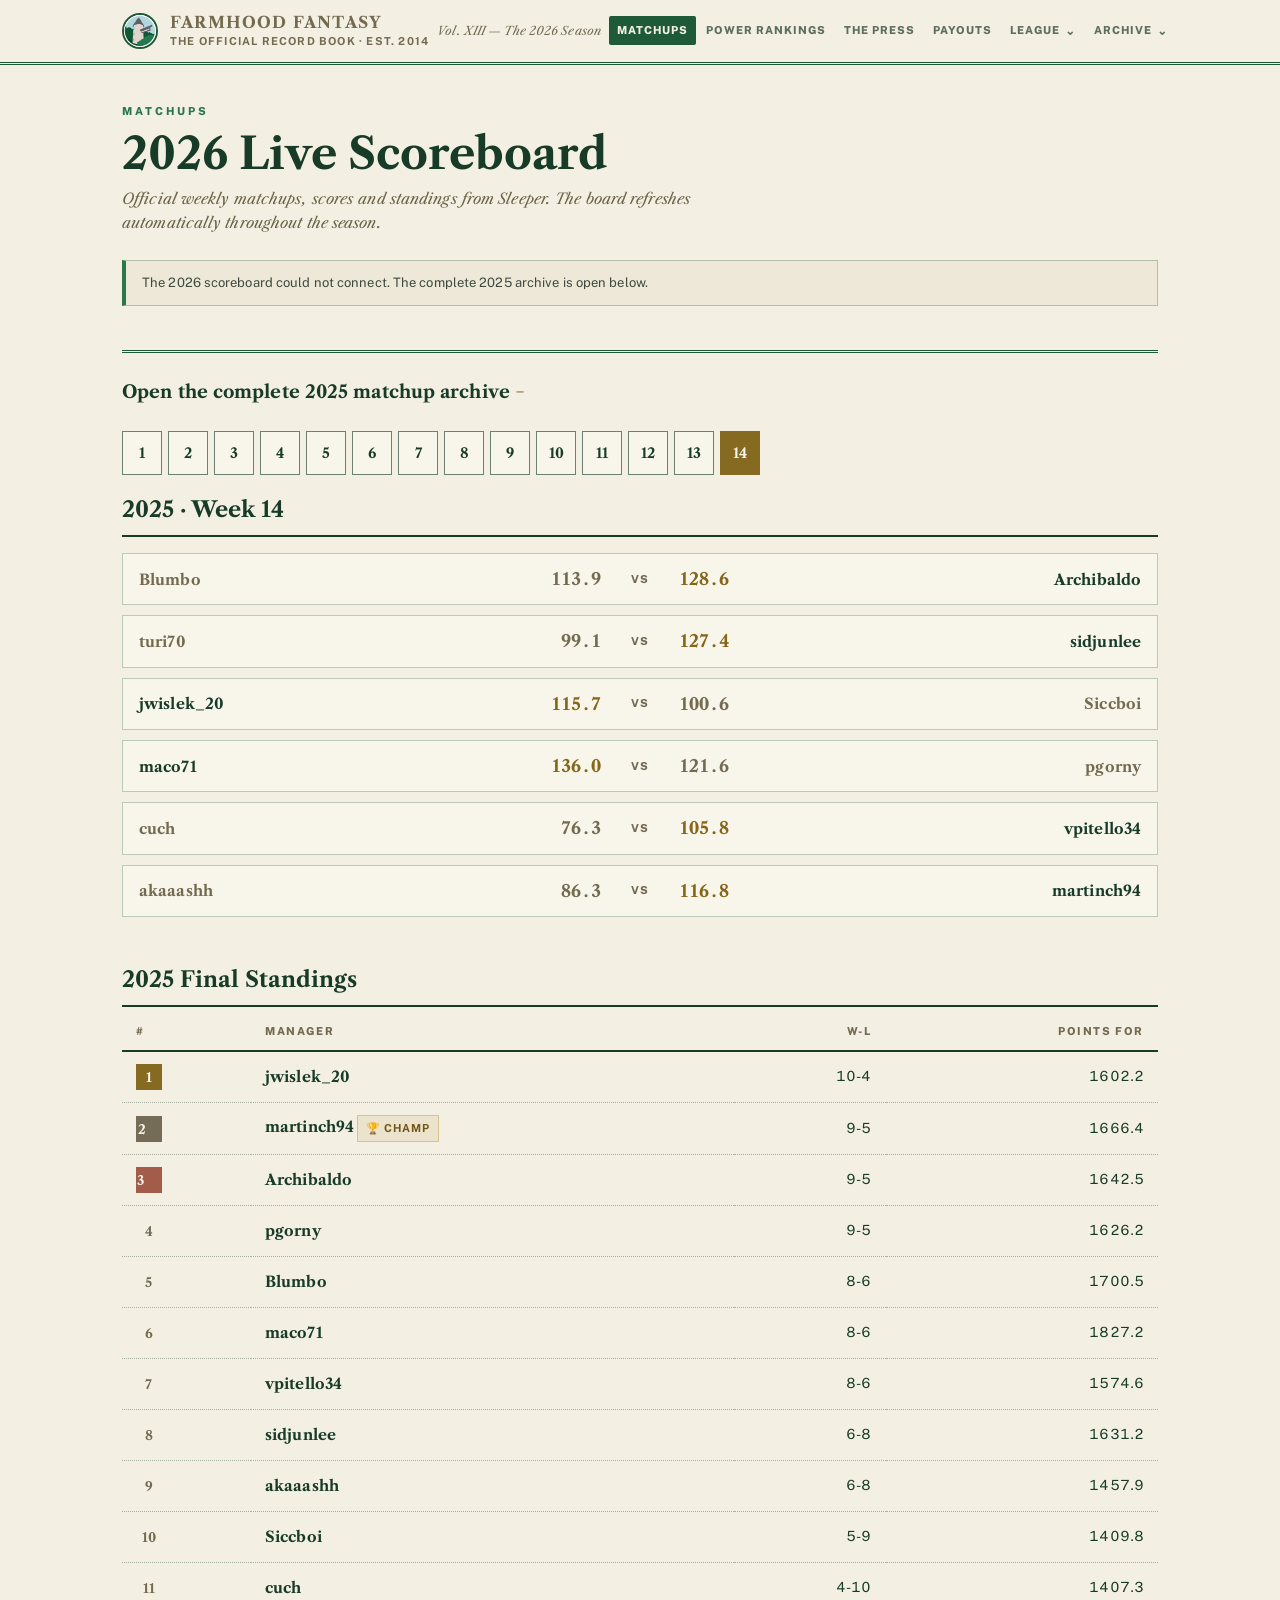
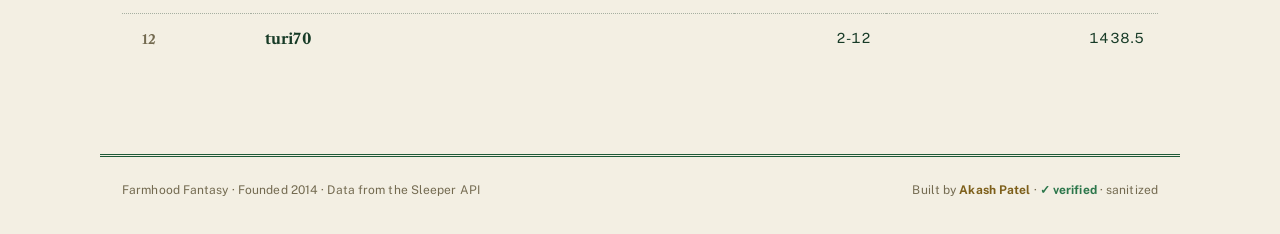
<file: matchups.html>
<!DOCTYPE html>
<html lang="en">
<head>
<meta charset="UTF-8">
<meta name="viewport" content="width=device-width, initial-scale=1.0">
<title>Matchups — Farmhood Fantasy</title>
<link rel="preconnect" href="https://fonts.googleapis.com">
<link rel="preconnect" href="https://fonts.gstatic.com" crossorigin>
<link rel="preconnect" href="https://api.sleeper.app">
<link rel="preconnect" href="https://sleepercdn.com">
<link href="https://fonts.googleapis.com/css2?family=Libre+Caslon+Text:ital,wght@0,400;0,700;1,400&family=Public+Sans:wght@400;500;600;700;800&display=swap" rel="stylesheet">
<link rel="stylesheet" href="assets/styles.css?v=20260926-score1">
<link rel="stylesheet" href="assets/clarity.css?v=20260909-clarity2">
<link rel="stylesheet" href="assets/desk.css?v=20261113-mobile4">
</head>
<body>
<main class="wrap" id="app"></main>
<script src="assets/data.js"></script>
<script src="assets/data_alltime.js"></script>
<script src="assets/data_extra.js"></script>
<script src="assets/live.js"></script>
<script src="assets/desk.js?v=20261113-mobile4"></script>
<script src="assets/payouts.js?v=20260909-clarity2"></script>
<script src="assets/app.js?v=20261123-playoffs1"></script>
<script>mountChrome('matchups');renderMatchups();</script>
</body>
</html>
</file>
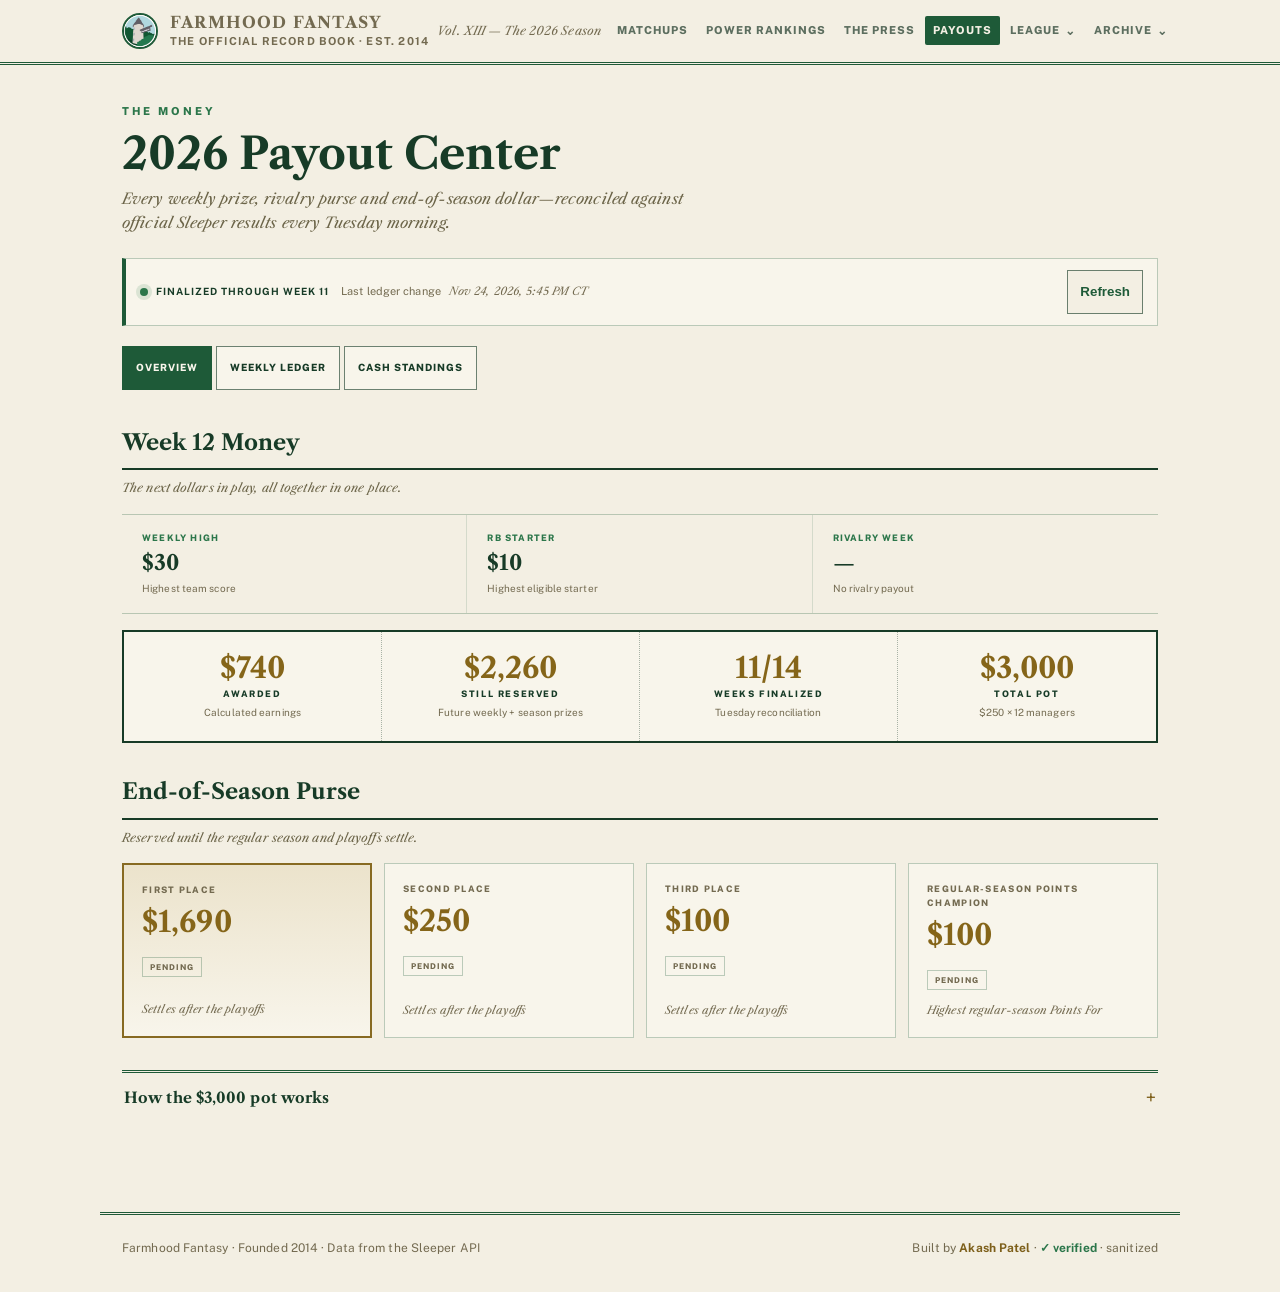
<file: payouts.html>
<!DOCTYPE html>
<html lang="en">
<head>
<meta charset="UTF-8">
<meta name="viewport" content="width=device-width, initial-scale=1.0">
<title>2026 Payout Center — Farmhood Fantasy</title>
<meta name="description" content="The verified 2026 Farmhood Fantasy weekly, rivalry and season payout ledger.">
<link rel="preconnect" href="https://fonts.googleapis.com">
<link rel="preconnect" href="https://fonts.gstatic.com" crossorigin>
<link rel="preconnect" href="https://sleepercdn.com">
<link href="https://fonts.googleapis.com/css2?family=Libre+Caslon+Text:ital,wght@0,400;0,700;1,400&amp;family=Public+Sans:wght@400;500;600;700;800&amp;display=swap" rel="stylesheet">
<link rel="stylesheet" href="assets/styles.css">
<link rel="stylesheet" href="assets/clarity.css?v=20260909-clarity2">
</head>
<body>
<main class="wrap" id="app"></main>
<script src="assets/data.js"></script>
<script src="assets/data_alltime.js"></script>
<script src="assets/data_extra.js"></script>
<script src="assets/live.js"></script>
<script src="assets/payouts.js?v=20260909-clarity2"></script>
<script src="assets/app.js?v=20261123-playoffs1"></script>
<script>mountChrome('payouts');renderPayouts();</script>
</body>
</html>
</file>
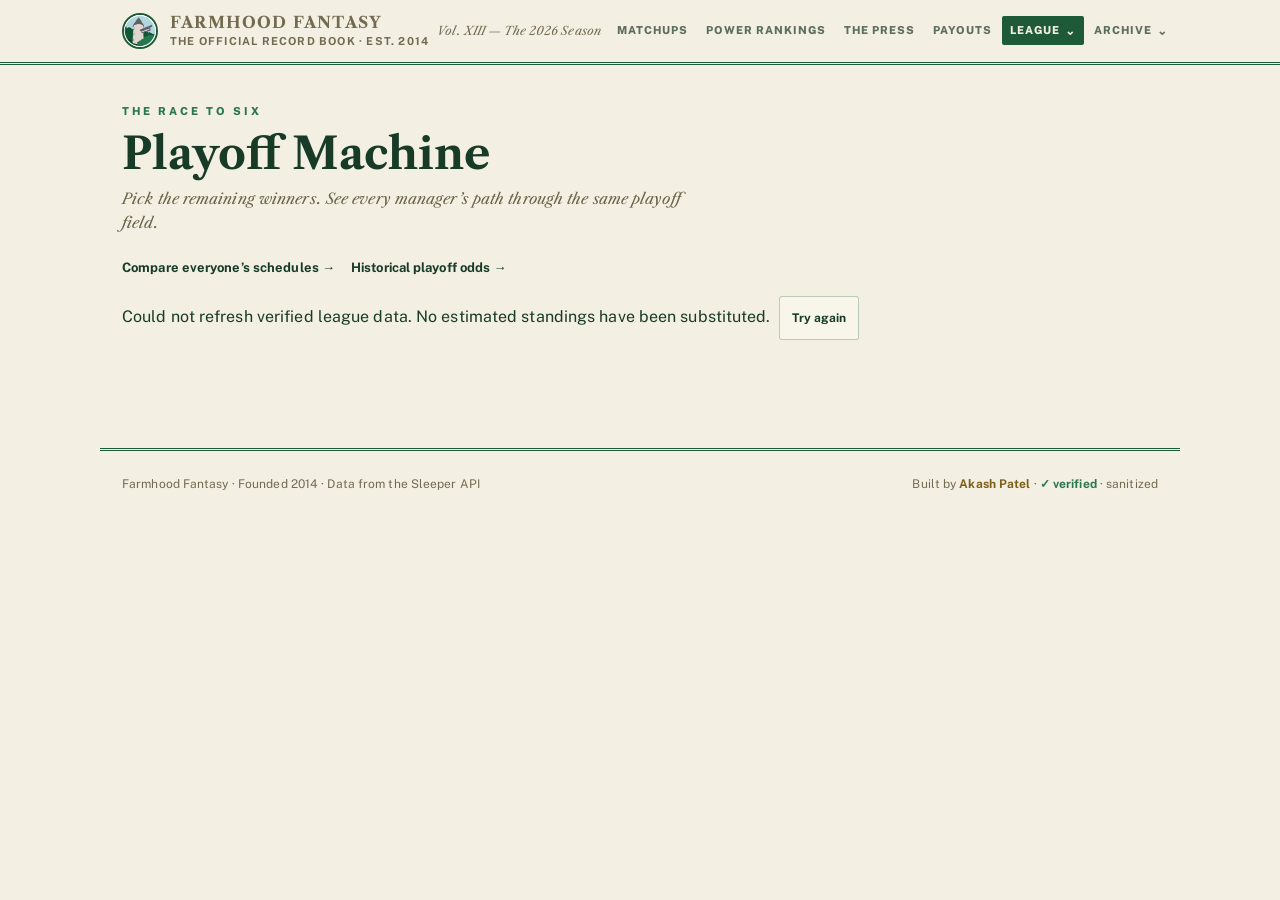
<file: playoffs.html>
<!DOCTYPE html>
<html lang="en">
<head>
<meta charset="UTF-8">
<meta name="viewport" content="width=device-width, initial-scale=1.0">
<meta name="description" content="Farmhood Playoff Machine: pick remaining winners, explore full-league standings and share your hypothetical playoff field.">
<title>Playoff Machine — Farmhood Fantasy</title>
<link rel="preconnect" href="https://fonts.googleapis.com">
<link rel="preconnect" href="https://fonts.gstatic.com" crossorigin>
<link rel="preconnect" href="https://api.sleeper.app">
<link href="https://fonts.googleapis.com/css2?family=Libre+Caslon+Text:ital,wght@0,400;0,700;1,400&family=Public+Sans:wght@400;500;600;700;800&display=swap" rel="stylesheet">
<link rel="stylesheet" href="assets/styles.css">
<link rel="stylesheet" href="assets/clarity.css?v=20260909-clarity2">
<link rel="stylesheet" href="assets/playoffs.css?v=20261123-playoffs1">
</head>
<body>
<main class="wrap" id="app"></main>
<script src="assets/data.js"></script>
<script src="assets/data_alltime.js"></script>
<script src="assets/data_extra.js"></script>
<script src="assets/live.js"></script>
<script src="assets/playoff-model.js?v=20261123-playoffs1"></script>
<script src="assets/app.js?v=20261123-playoffs1"></script>
<script src="assets/playoffs.js?v=20261123-playoffs1"></script>
<script>mountChrome('playoffs');FarmhoodPlayoffs.mount(document.getElementById('app'));</script>
</body>
</html>
</file>
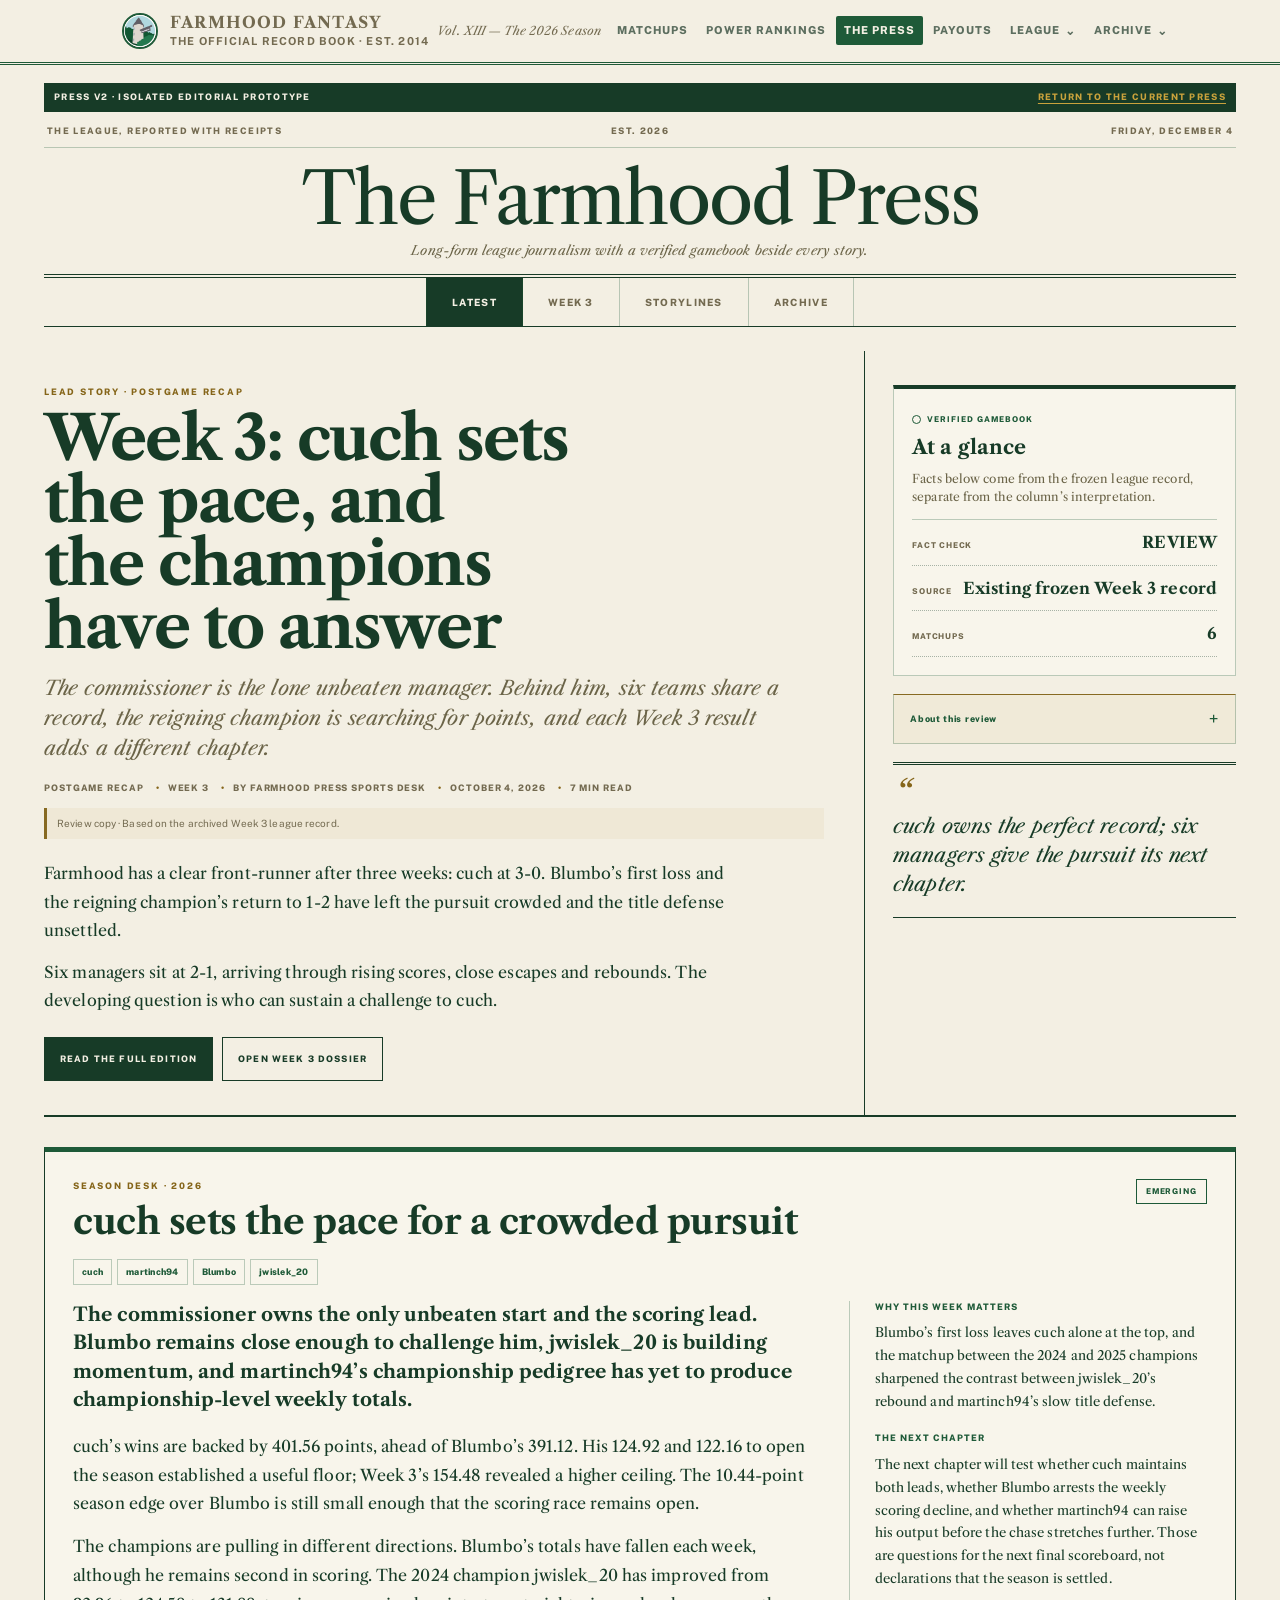
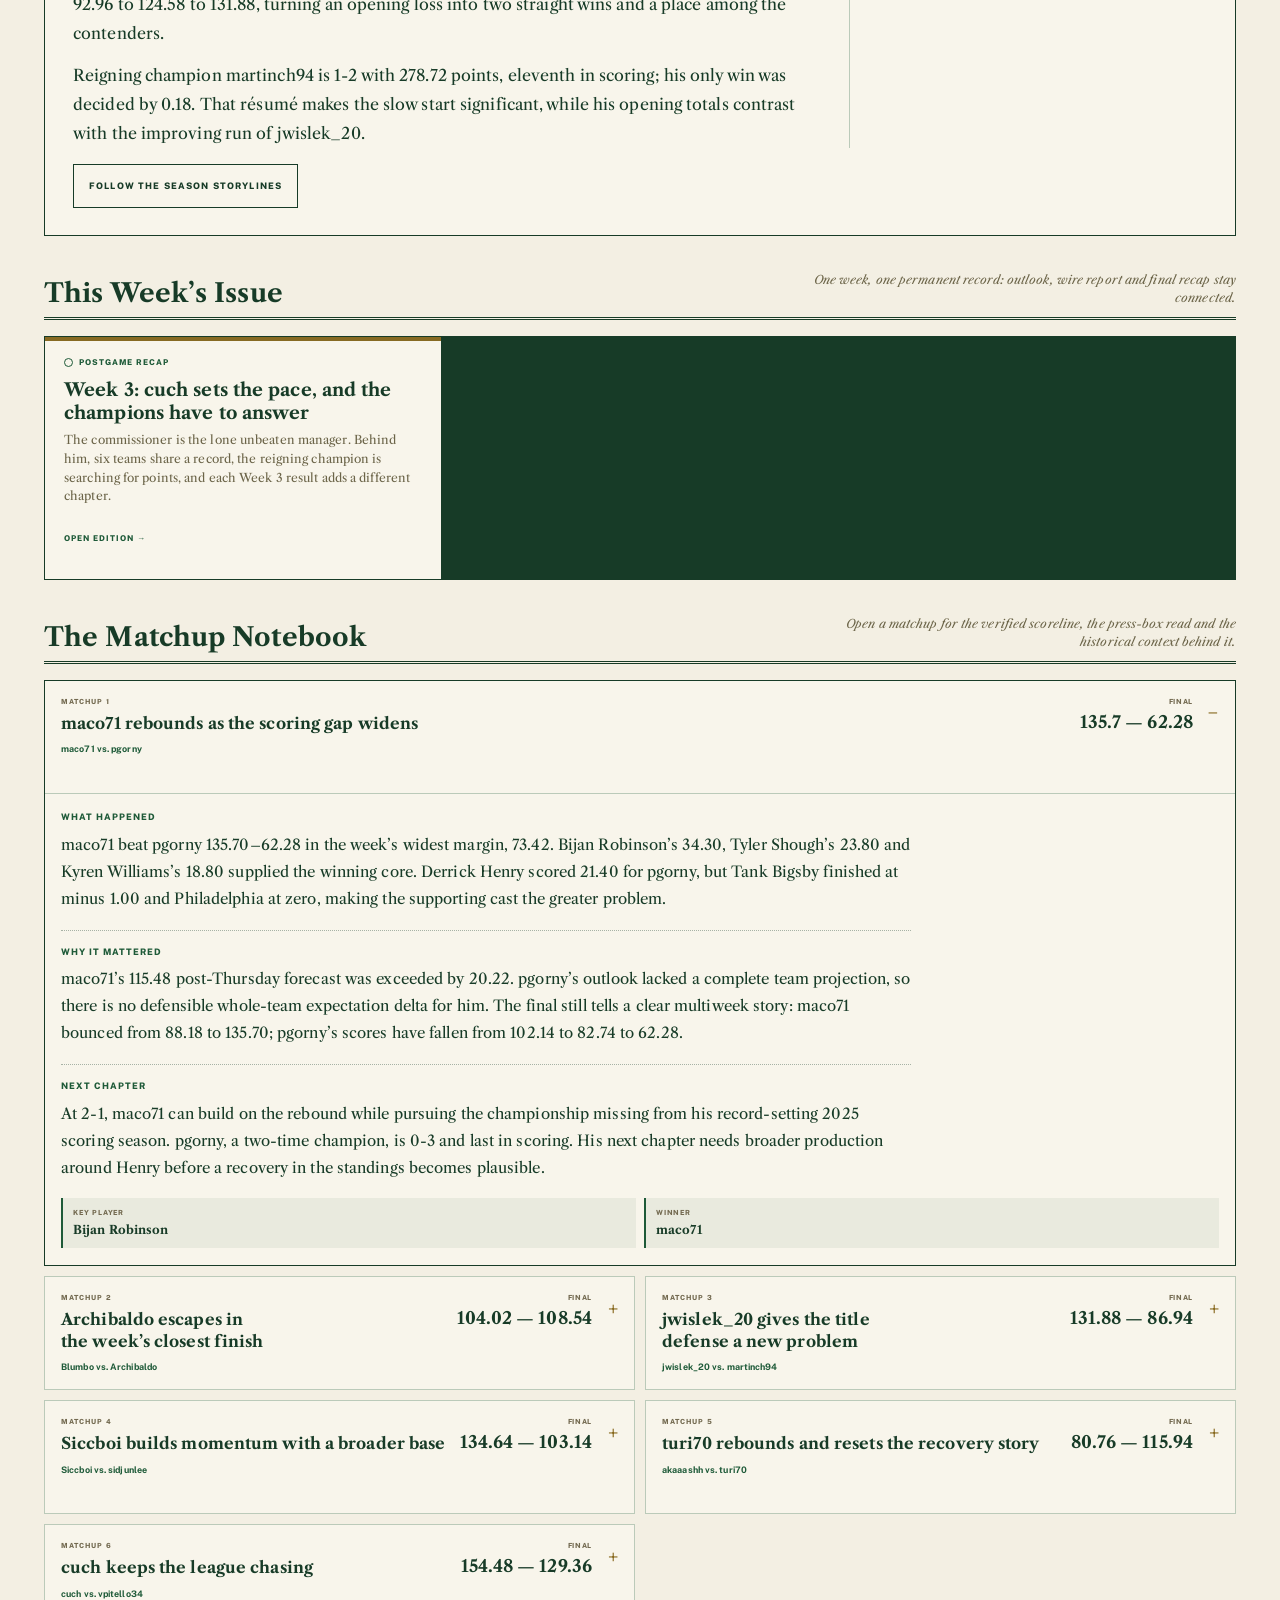
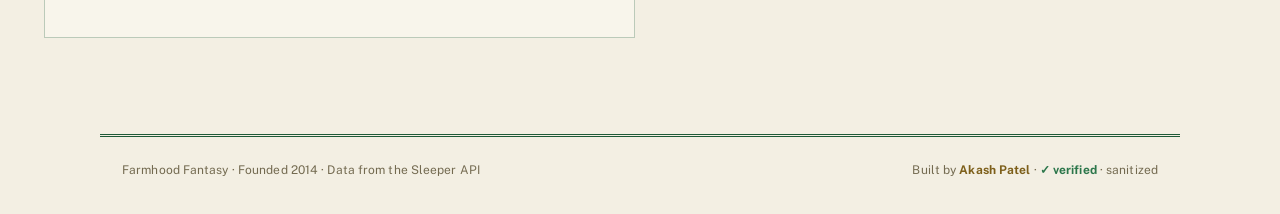
<file: press-v2.html>
<!DOCTYPE html>
<html lang="en">
<head>
<meta charset="UTF-8">
<meta name="viewport" content="width=device-width, initial-scale=1.0">
<meta name="description" content="The Farmhood Press V2 — an isolated editorial prototype for long-form league journalism, verified gamebooks and permanent story threads.">
<title>The Farmhood Press V2 — Editorial Prototype</title>
<link rel="preconnect" href="https://fonts.googleapis.com">
<link rel="preconnect" href="https://fonts.gstatic.com" crossorigin>
<link href="https://fonts.googleapis.com/css2?family=Libre+Caslon+Text:ital,wght@0,400;0,700;1,400&family=Public+Sans:wght@400;500;600;700;800&display=swap" rel="stylesheet">
<link rel="stylesheet" href="assets/styles.css">
<link rel="stylesheet" href="assets/clarity.css?v=20260909-clarity2">
<link rel="stylesheet" href="assets/press-v2.css?v=20261004-prototype3">
</head>
<body>
<main class="press-v2-shell" id="app">
  <div class="press-v2-boot" role="status" aria-live="polite">Opening the Press V2 newsroom&hellip;</div>
</main>
<noscript>
  <p class="press-v2-noscript">JavaScript is required to open this editorial prototype.</p>
</noscript>
<script src="assets/data.js"></script>
<script src="assets/data_alltime.js"></script>
<script src="assets/data_extra.js"></script>
<script src="assets/app.js?v=20260909-clarity2"></script>
<script src="assets/press-v2.js?v=20261004-prototype3"></script>
</body>
</html>
</file>
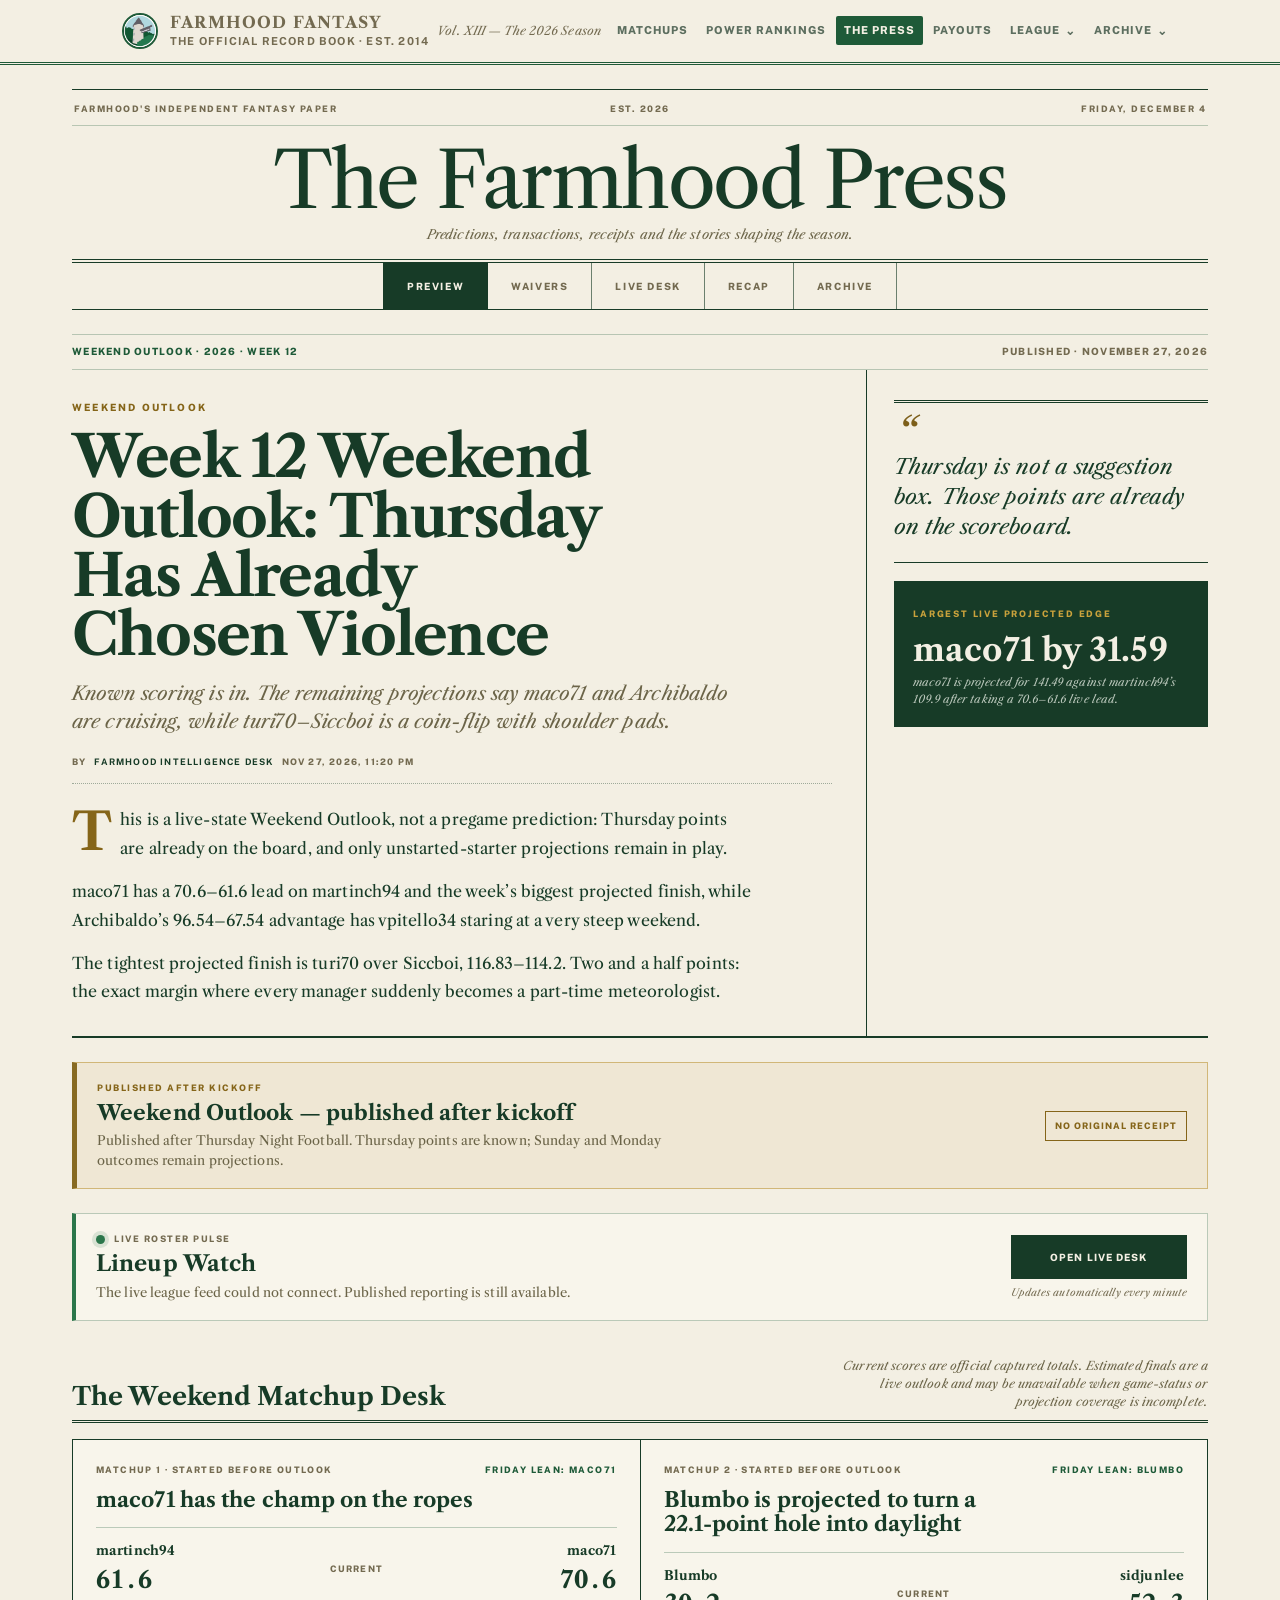
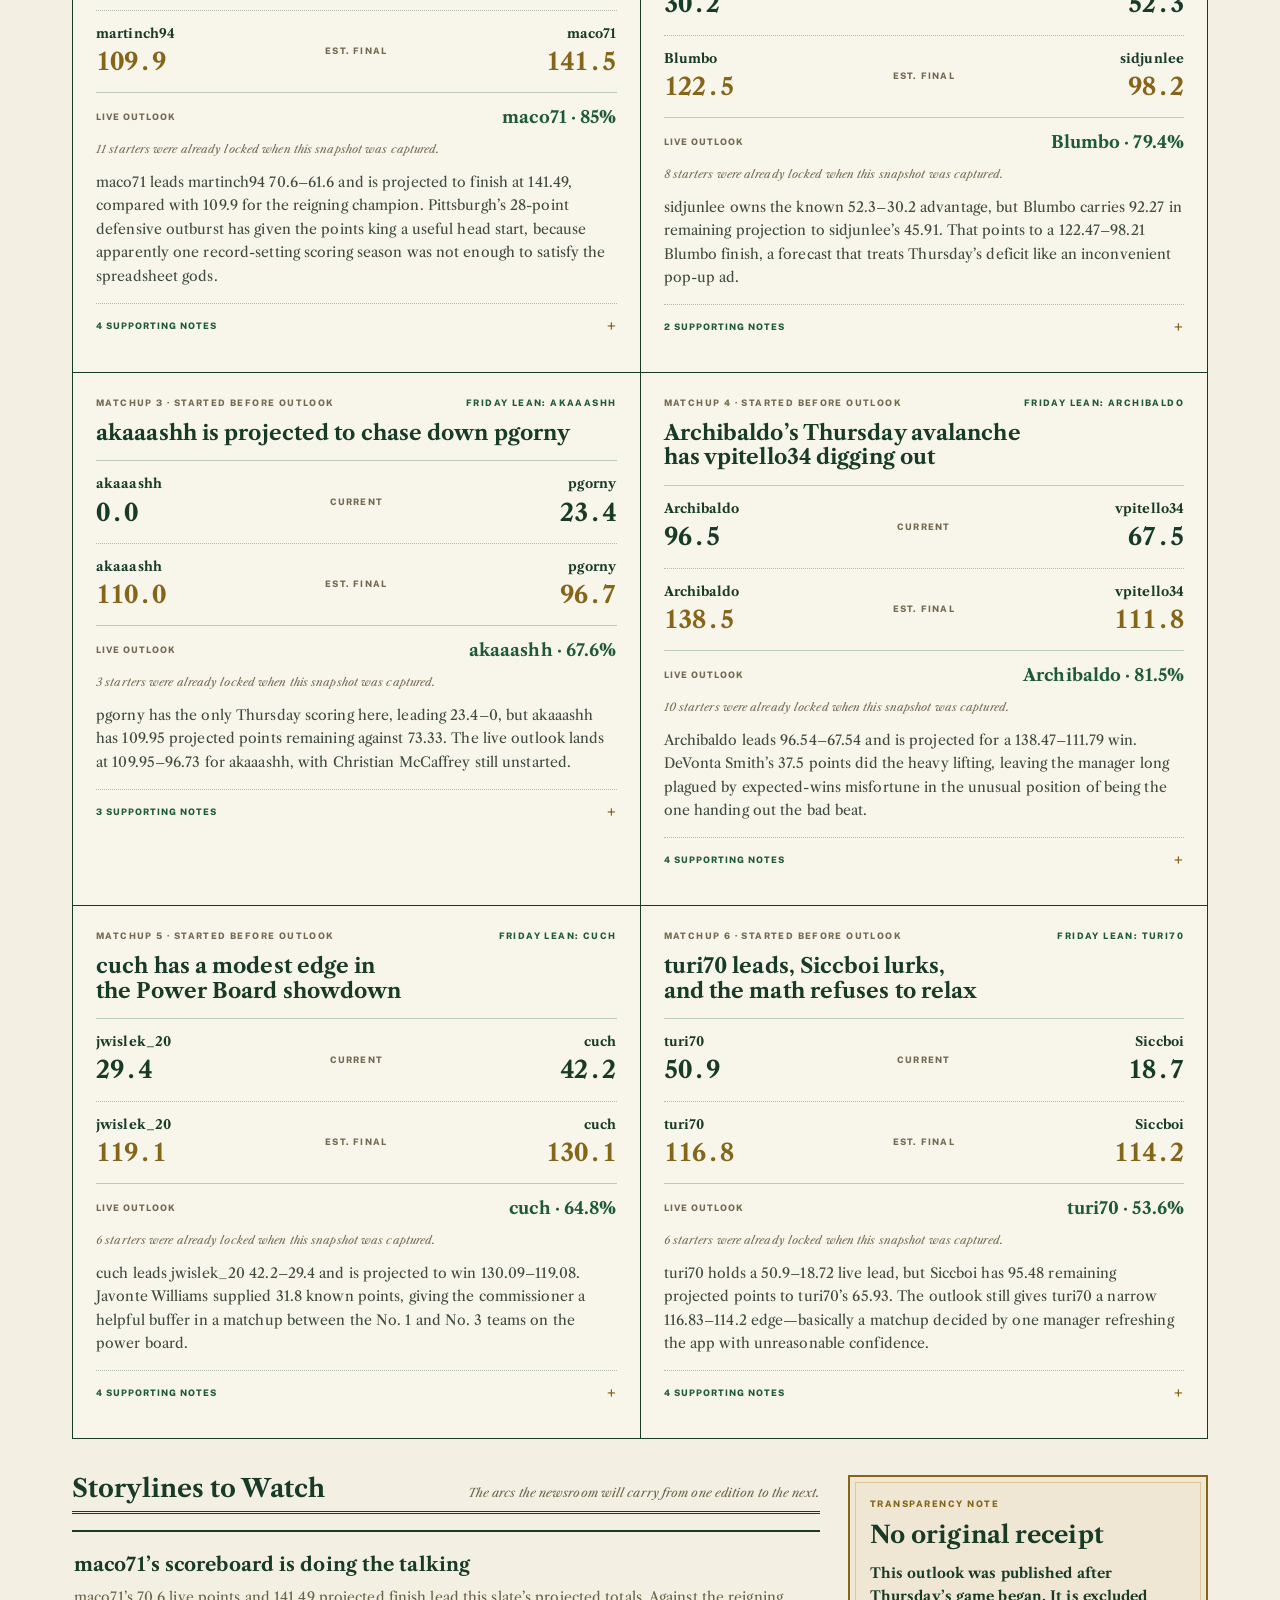
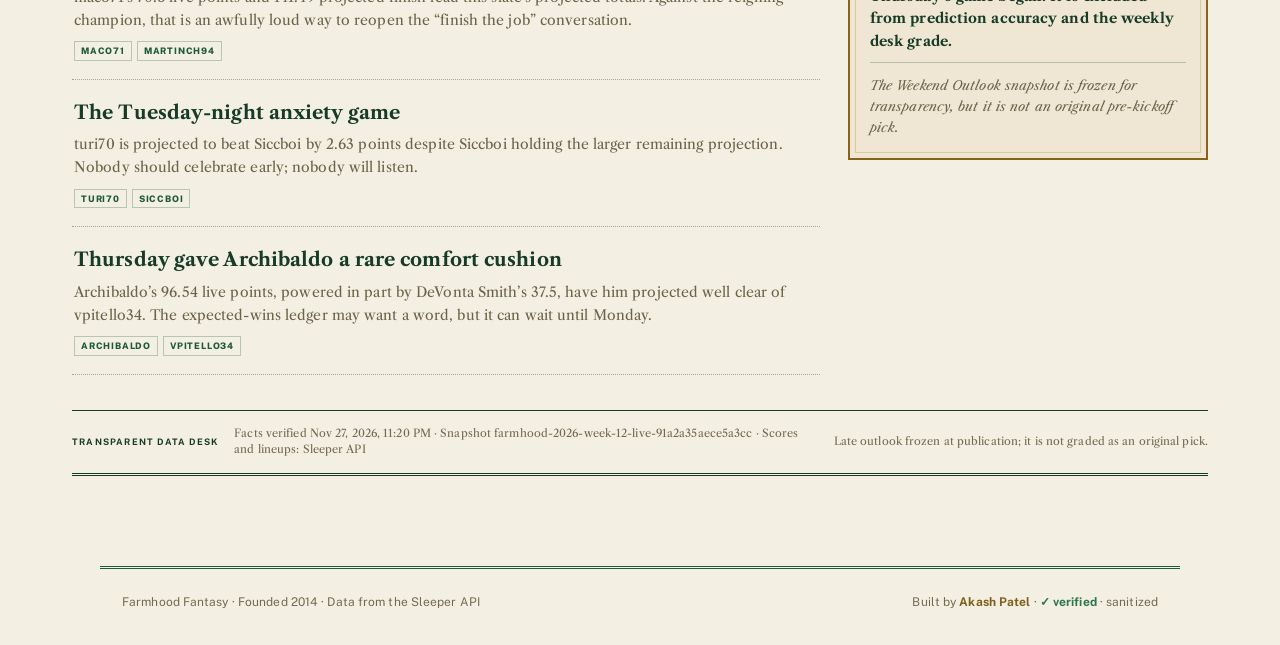
<file: press.html>
<!DOCTYPE html>
<html lang="en">
<head>
<meta charset="UTF-8">
<meta name="viewport" content="width=device-width, initial-scale=1.0">
<meta name="description" content="The Farmhood Press — weekly previews, verified waiver reports, live lineup intelligence, recaps and season stories from Farmhood Fantasy.">
<title>The Farmhood Press — Farmhood Fantasy</title>
<link rel="preconnect" href="https://fonts.googleapis.com">
<link rel="preconnect" href="https://fonts.gstatic.com" crossorigin>
<link rel="preconnect" href="https://api.sleeper.app">
<link href="https://fonts.googleapis.com/css2?family=Libre+Caslon+Text:ital,wght@0,400;0,700;1,400&family=Public+Sans:wght@400;500;600;700;800&display=swap" rel="stylesheet">
<link rel="stylesheet" href="assets/styles.css">
<link rel="stylesheet" href="assets/clarity.css?v=20260909-clarity2">
<link rel="stylesheet" href="assets/press.css?v=20260926-waivers1">
</head>
<body>
<main class="wrap press-wrap" id="app">
  <div class="press-boot" role="status" aria-live="polite">Opening the newsroom&hellip;</div>
</main>
<script src="assets/data.js"></script>
<script src="assets/data_alltime.js"></script>
<script src="assets/data_extra.js"></script>
<script src="assets/live.js"></script>
<script src="assets/app.js?v=20261123-playoffs1"></script>
<script src="assets/press.js?v=20261126-preview-reliability"></script>
</body>
</html>
</file>
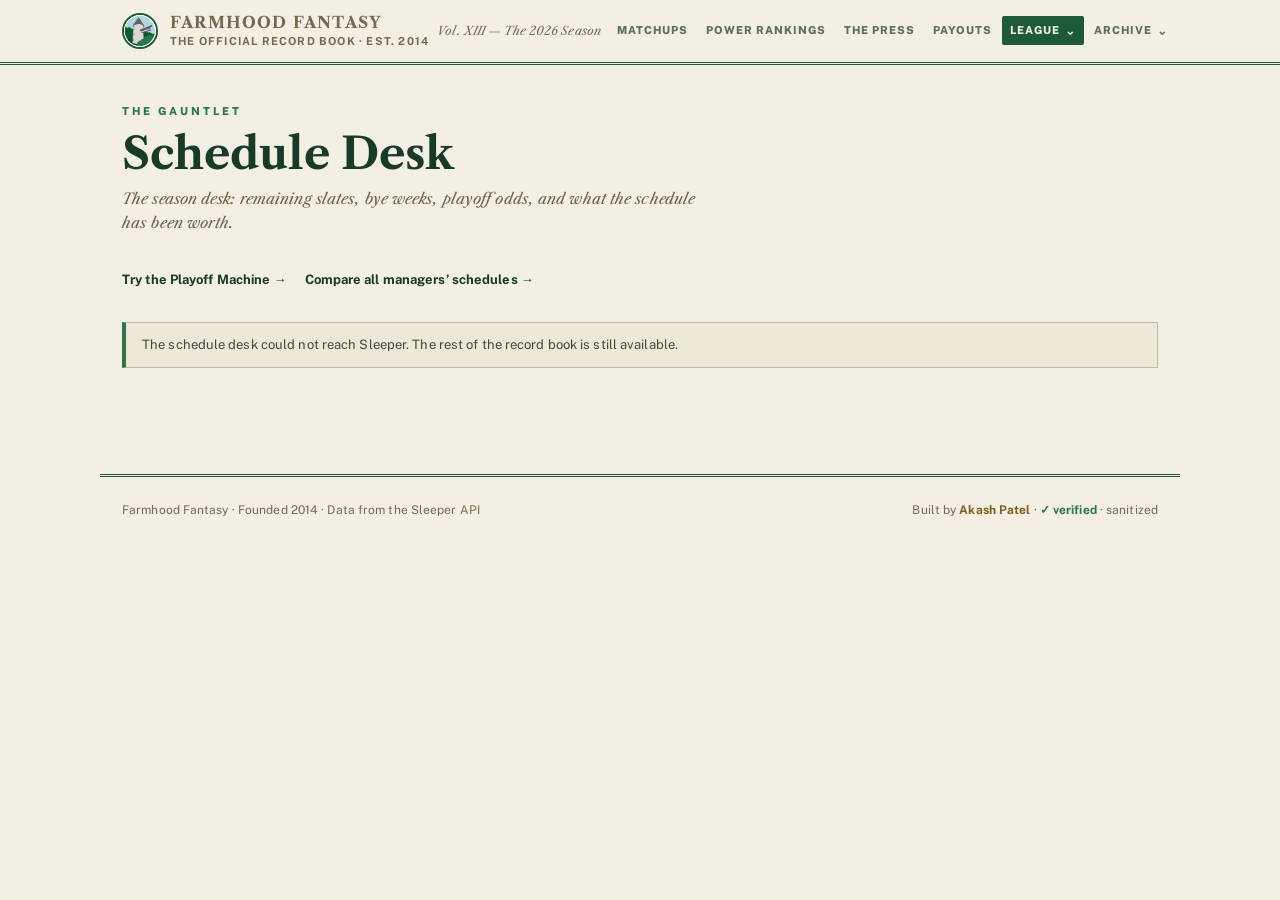
<file: schedule.html>
<!DOCTYPE html>
<html lang="en">
<head>
<meta charset="UTF-8">
<meta name="viewport" content="width=device-width, initial-scale=1.0">
<meta name="description" content="Farmhood season desk: schedule comparison, playoff odds, bye weeks, and a fair-slate replay.">
<title>Schedule Desk — Farmhood Fantasy</title>
<link rel="preconnect" href="https://fonts.googleapis.com">
<link rel="preconnect" href="https://fonts.gstatic.com" crossorigin>
<link rel="preconnect" href="https://api.sleeper.app">
<link href="https://fonts.googleapis.com/css2?family=Libre+Caslon+Text:ital,wght@0,400;0,700;1,400&family=Public+Sans:wght@400;500;600;700;800&display=swap" rel="stylesheet">
<link rel="stylesheet" href="assets/styles.css">
<link rel="stylesheet" href="assets/clarity.css?v=20260909-clarity2">
<link rel="stylesheet" href="assets/schedule.css?v=20261123-playoffs1">
<link rel="stylesheet" href="assets/desk.css?v=20261113-mobile4">
<link rel="stylesheet" href="assets/field-comparison.css?v=20261123-playoffs1">
</head>
<body>
<main class="wrap" id="app"></main>
<script src="assets/data.js"></script>
<script src="assets/data_alltime.js"></script>
<script src="assets/data_extra.js"></script>
<script src="assets/live.js"></script>
<script src="assets/desk.js?v=20261113-mobile4"></script>
<script src="assets/field-comparison.js?v=20261123-playoffs1"></script>
<script src="assets/app.js?v=20261123-playoffs1"></script>
<script src="assets/schedule.js?v=20261123-playoffs1"></script>
<script>mountChrome('schedule');FarmhoodSchedule.mount(document.getElementById('app'));</script>
</body>
</html>
</file>
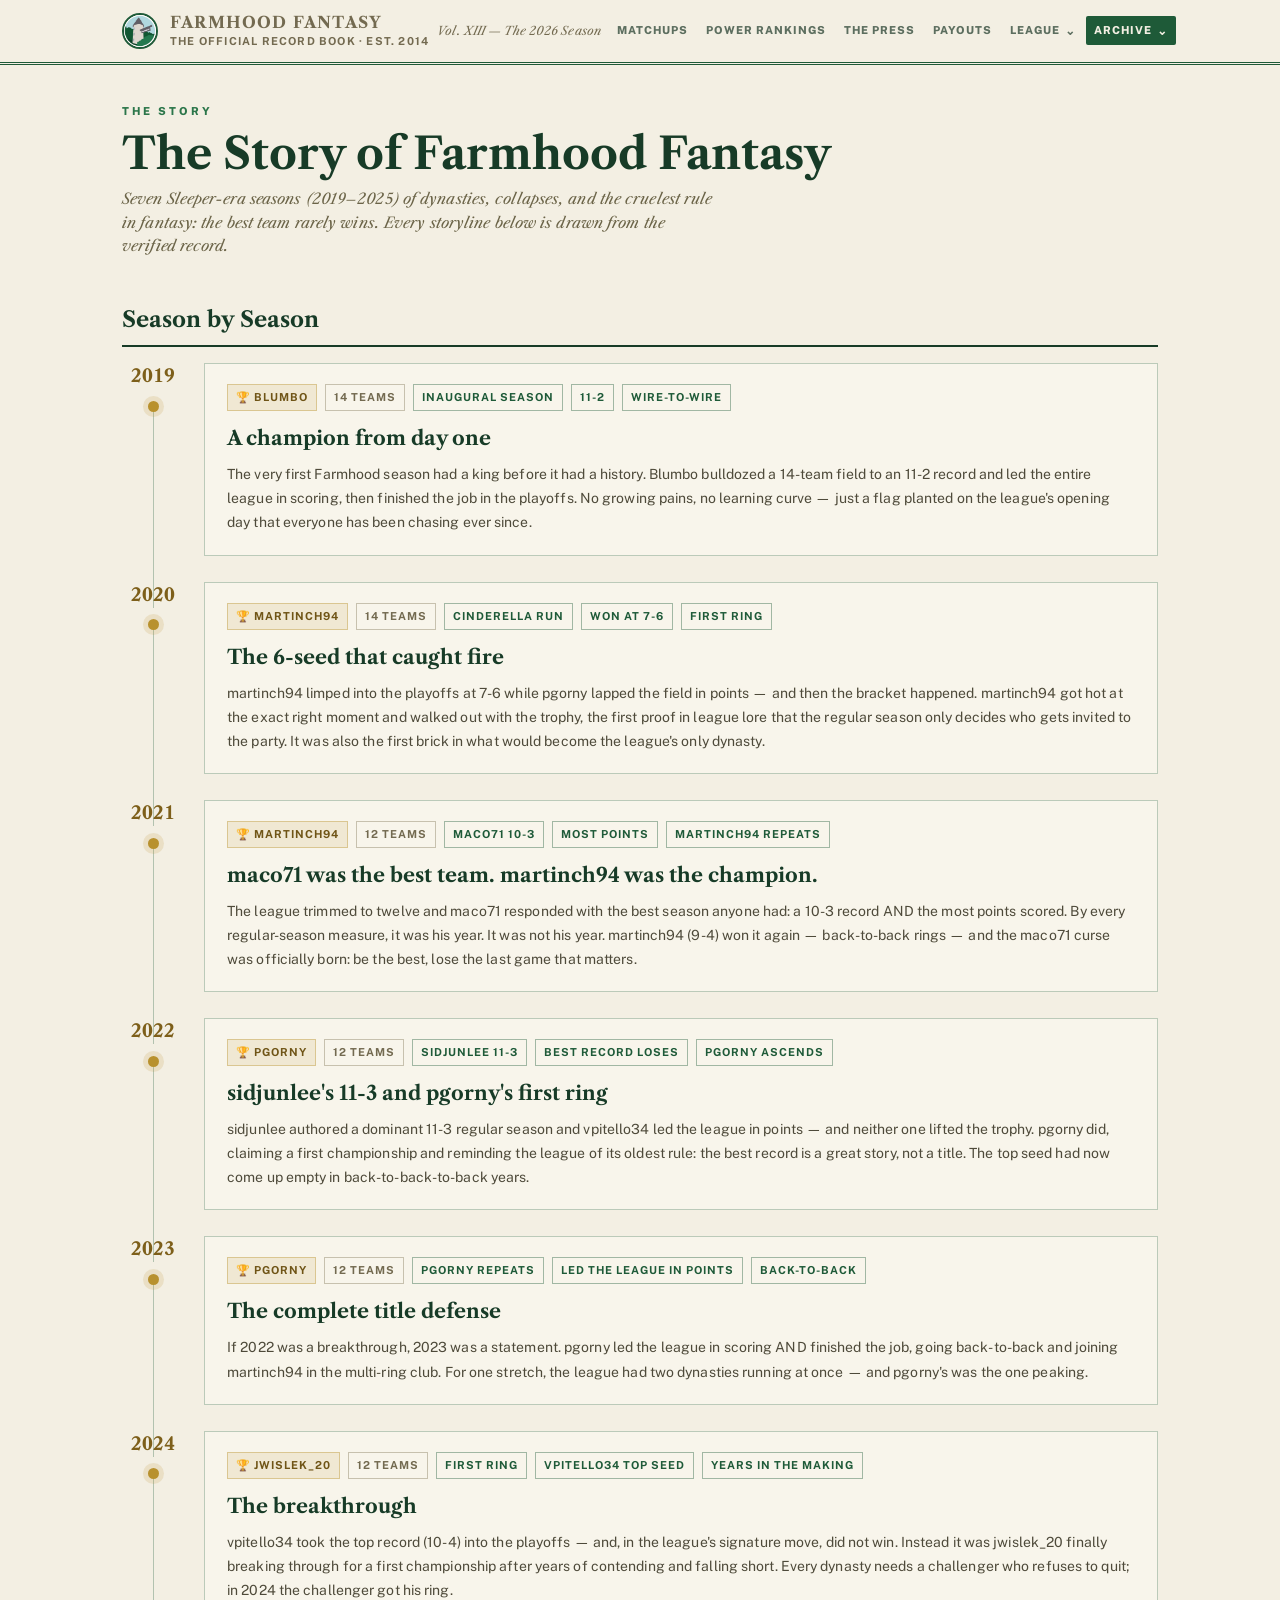
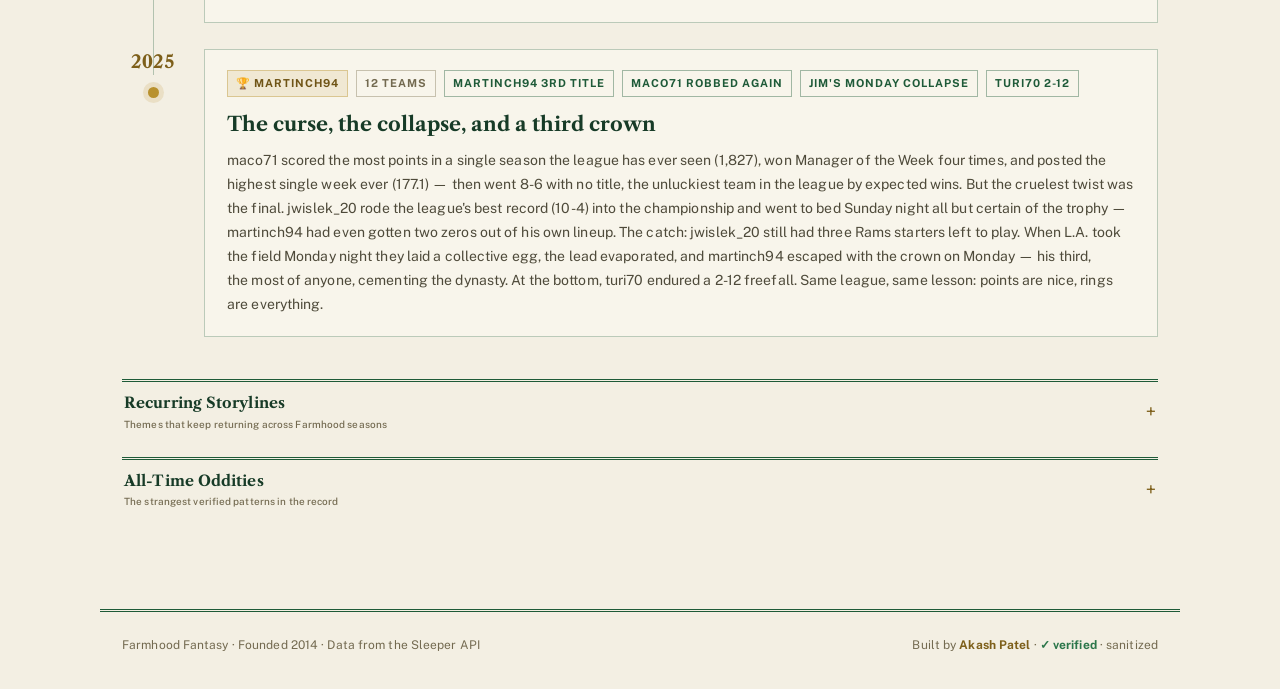
<file: story.html>
<!DOCTYPE html>
<html lang="en">
<head>
<meta charset="UTF-8">
<meta name="viewport" content="width=device-width, initial-scale=1.0">
<title>The Story — Farmhood Fantasy</title>
<link rel="preconnect" href="https://fonts.googleapis.com">
<link rel="preconnect" href="https://fonts.gstatic.com" crossorigin>
<link href="https://fonts.googleapis.com/css2?family=Libre+Caslon+Text:ital,wght@0,400;0,700;1,400&family=Public+Sans:wght@400;500;600;700;800&display=swap" rel="stylesheet">
<link rel="stylesheet" href="assets/styles.css">
<link rel="stylesheet" href="assets/clarity.css?v=20260909-clarity2">
</head>
<body>
<main class="wrap" id="app"></main>
<script src="assets/data.js"></script>
<script src="assets/data_alltime.js"></script>
<script src="assets/data_extra.js"></script>
<script src="assets/app.js?v=20261123-playoffs1"></script>
<script>mountChrome('story');renderStory();</script>
</body>
</html>
</file>
<file: assets/styles.css>
/* Farmhood Fantasy — "The Almanac" (cream paper, engraved serif, farmwood green + antique gold) */
:root{
  --bg:#F3EFE3; --bg2:#EDE8D8; --surface:#F8F5EB; --card:#F8F5EB;
  --card-hi:#EDE8D8; --line:rgba(30,90,56,.28); --line-2:rgba(30,90,56,.14);
  --text:#173B27; --muted:#6B6448; --muted-2:#736A50;
  --gold:#7D5F1A; --gold-2:#856519; --gold-dim:rgba(184,145,46,.13);
  --gold-fill:#B8912E; --gold-hi:#C9A23C;
  /* medal fills: solid (no alpha) and dark enough for --surface text to pass AA */
  --gold-solid:#876A22; --medal-2:#746C56; --medal-3:#A35C49;
  --blue:#1E5A38; --blue-2:#2B764A; --blue-dim:rgba(30,90,56,.09);
  --win:#2B764A; --loss:#A0432E; --shadow:0 8px 26px rgba(23,59,39,.14);
  --r:2px; --r-sm:2px;
  --serif:'Libre Caslon Text',Georgia,serif;
}
*{box-sizing:border-box;margin:0;padding:0}
html{scroll-behavior:smooth}
body{
  font-family:'Public Sans',-apple-system,BlinkMacSystemFont,'Segoe UI',sans-serif;
  background:var(--bg);
  color:var(--text);line-height:1.55;-webkit-font-smoothing:antialiased;
  letter-spacing:.1px;min-height:100vh;
}
a{color:inherit;text-decoration:none}
a:focus-visible,button:focus-visible,[role="button"]:focus-visible{outline:2px solid var(--blue);outline-offset:2px}
.mono,.num{font-variant-numeric:tabular-nums;font-feature-settings:"tnum"}

/* ---- top nav (masthead) ---- */
.nav{position:sticky;top:0;z-index:50;background:var(--bg);border-bottom:3px double var(--blue)}
.nav-inner{max-width:1080px;margin:0 auto;padding:12px 22px;display:flex;align-items:center;gap:8px;flex-wrap:nowrap}
.nav-links{display:flex;align-items:center;gap:2px;min-width:0;margin-left:auto;overflow:visible}
.brand{display:flex;align-items:center;gap:12px;margin-right:auto;font-weight:800;letter-spacing:.3px;flex:0 0 auto}
.brand .crest{width:30px;height:30px;border-radius:50%;display:grid;place-items:center;
  background:var(--blue);color:var(--bg);font-weight:900;font-size:15px}
.brand .crest-img{width:36px;height:36px;border-radius:50%;flex:0 0 auto;border:2px solid var(--blue)}
.brand.active .crest-img{box-shadow:0 0 0 3px var(--gold-dim);border-color:var(--gold-solid)}
.brand b{font-size:16px;font-family:var(--serif);white-space:nowrap}
.brand span{color:var(--muted-2);font-weight:700;font-size:11px;display:block;margin-top:-2px;letter-spacing:1.2px;text-transform:uppercase;white-space:nowrap}
.nav a.link,.nav-group-trigger{color:#5C6E5F;font-weight:800;font-size:11px;letter-spacing:1px;text-transform:uppercase;
  padding:6px 8px;border-radius:var(--r-sm);transition:.15s;white-space:nowrap}
.nav a.link:hover,.nav-group-trigger:hover{color:var(--text);background:rgba(30,90,56,.12)}
.nav a.link.active{color:var(--bg);background:var(--blue)}
.nav-group{position:relative;flex:0 0 auto}
.nav-group-trigger{display:flex;align-items:center;gap:5px;list-style:none;cursor:pointer;user-select:none}
.nav-group-trigger:focus-visible{outline:2px solid var(--blue);outline-offset:2px}
.nav-group-trigger::-webkit-details-marker{display:none}.nav-group-trigger::marker{display:none;content:''}
.nav-group-cue{font-size:12px;line-height:1;transition:transform .15s;transform-origin:center}
.nav-group[open] .nav-group-cue{transform:rotate(180deg)}
.nav-group.active>.nav-group-trigger,.nav-group[open]>.nav-group-trigger{color:var(--bg);background:var(--blue)}
.nav-menu{position:absolute;right:0;top:calc(100% + 10px);z-index:70;min-width:184px;padding:7px;background:var(--surface);
  border:2px solid var(--text);box-shadow:var(--shadow)}
.nav-menu::before{content:'';position:absolute;right:18px;top:-7px;width:11px;height:11px;background:var(--surface);border-left:2px solid var(--text);border-top:2px solid var(--text);transform:rotate(45deg)}
.nav-menu-link{position:relative;display:block;padding:9px 11px;font-family:var(--serif);font-size:13px;font-weight:700;color:var(--text);border-bottom:1px dotted rgba(23,59,39,.25)}
.nav-menu-link:last-child{border-bottom:0}.nav-menu-link:hover{background:var(--blue-dim);color:var(--blue)}
.nav-menu-link.active{background:var(--blue);color:var(--surface);padding-left:15px}.nav-menu-link.active::before{content:'•';position:absolute;left:7px;color:var(--gold-hi)}
.mobile-nav{display:none}.mobile-more-dialog{display:none}
@media(max-width:1050px){.vol{display:none}}
@media(max-width:900px){
  html.mobile-menu-open{overflow:hidden}
  body{padding-bottom:calc(68px + env(safe-area-inset-bottom))}
  .nav-inner{padding:10px 16px;min-height:58px}.nav-links{display:none}.vol{display:none}
  .mobile-nav{position:fixed;left:0;right:0;bottom:0;z-index:80;display:grid;grid-template-columns:repeat(5,minmax(0,1fr));
    padding:4px 4px calc(4px + env(safe-area-inset-bottom));background:var(--surface);border-top:3px double var(--blue);box-shadow:0 -6px 22px rgba(23,59,39,.14)}
  .mobile-nav-link{position:relative;min-height:57px;border:0;background:transparent;color:var(--muted-2);font:inherit;cursor:pointer;
    display:flex;flex-direction:column;align-items:center;justify-content:center;gap:2px;padding:5px 2px}
  .mobile-nav-link::before{content:'';position:absolute;left:24%;right:24%;top:-4px;height:3px;background:transparent}
  .mobile-nav-link.active{color:var(--blue)}.mobile-nav-link.active::before{background:var(--gold-solid)}
  .mobile-nav-icon{width:24px;height:22px;display:grid;place-items:center;font-family:var(--serif);font-weight:700;font-size:15px;line-height:1;color:currentColor}
  .mobile-nav-label{font-size:9px;font-weight:800;letter-spacing:.45px;text-transform:uppercase;white-space:nowrap}
  .mobile-more-dialog[open]{display:block;position:fixed;inset:auto 0 0 0;width:100%;max-width:none;max-height:82vh;max-height:82dvh;margin:0;padding:0;
    border:0;background:transparent;color:var(--text);overflow:visible;z-index:100}
  .mobile-more-dialog::backdrop{background:rgba(23,59,39,.48);backdrop-filter:blur(2px)}
  .mobile-more-panel{max-height:82vh;max-height:82dvh;overflow-y:auto;background:var(--surface);border-top:3px double var(--blue);padding:18px 20px calc(24px + env(safe-area-inset-bottom));box-shadow:0 -14px 40px rgba(23,59,39,.24)}
  .mobile-more-head{display:flex;align-items:center;justify-content:space-between;gap:16px;padding-bottom:12px;border-bottom:2px solid var(--text)}
  .mobile-more-head h2{font-family:var(--serif);font-size:21px}.mobile-more-close{min-height:44px;padding:7px 11px;background:var(--bg);border:1px solid var(--line);color:var(--text);font:inherit;font-size:10px;font-weight:800;text-transform:uppercase;letter-spacing:1px;cursor:pointer}
  .mobile-more-home{display:flex;align-items:center;justify-content:space-between;gap:12px;min-height:50px;margin:12px 0;padding:9px 12px;background:var(--bg2);border-left:4px solid var(--gold-solid);font-family:var(--serif);font-size:15px;font-weight:700}
  .mobile-more-home span{font-family:'Public Sans',sans-serif;font-size:9px;font-weight:700;color:var(--muted-2);text-transform:uppercase;letter-spacing:.7px}
  .mobile-more-home.active{background:var(--blue);color:var(--surface)}.mobile-more-home.active span{color:var(--bg2)}
  .mobile-more-groups{display:grid;grid-template-columns:repeat(2,minmax(0,1fr));gap:14px}
  .mobile-more-group{border:1px solid var(--line);background:var(--bg)}.mobile-more-group h3{padding:9px 11px;border-bottom:1px solid var(--line);font-size:9px;font-weight:800;letter-spacing:1.5px;text-transform:uppercase;color:var(--gold-2)}
  .mobile-more-links{display:flex;flex-direction:column}.mobile-more-link{display:flex;align-items:center;min-height:44px;padding:9px 11px;border-bottom:1px dotted rgba(23,59,39,.25);font-family:var(--serif);font-size:13px;font-weight:700}
  .mobile-more-link:last-child{border-bottom:0}.mobile-more-link.active{background:var(--blue);color:var(--surface)}
}
@media(max-width:540px){
  .brand{gap:9px}.brand .crest-img{width:34px;height:34px}.brand b{font-size:15px}.brand>span>span{display:none}
  .mobile-more-groups{grid-template-columns:1fr}
}

/* ---- layout ---- */
.wrap{max-width:1080px;margin:0 auto;padding:38px 22px 90px}
.section{margin-top:46px}
.eyebrow{color:var(--blue-2);font-weight:800;font-size:11px;letter-spacing:3px;text-transform:uppercase}
h1.title{font-family:var(--serif);font-size:clamp(30px,5vw,44px);font-weight:700;line-height:1.08;letter-spacing:0;margin:10px 0}
h2.h{font-family:var(--serif);font-size:22px;font-weight:700;letter-spacing:0;display:flex;align-items:center;gap:10px;
  margin-bottom:16px;border-bottom:2px solid var(--text);padding-bottom:8px}
h2.h .bar{display:none}
.sub{color:var(--muted);max-width:60ch;font-family:var(--serif);font-style:italic;font-size:15px}

/* ---- hero ---- */
.hero{position:relative;border:2px solid var(--text);border-radius:0;overflow:hidden;padding:44px 38px;
  background:linear-gradient(180deg,var(--bg2),var(--surface));box-shadow:none}
.hero::after{content:"";position:absolute;inset:6px;border:1px solid rgba(23,59,39,.3);pointer-events:none}
.hero .pill{display:inline-flex;align-items:center;gap:8px;background:transparent;color:var(--blue-2);
  border:none;padding:0;border-radius:0;font-size:11px;font-weight:800;letter-spacing:2.6px;text-transform:uppercase}
.hero h1{font-family:var(--serif);font-size:clamp(32px,5.4vw,52px);font-weight:700;letter-spacing:0;line-height:1.06;margin:16px 0 12px}
.hero h1 .gold{color:var(--gold-2);background:none;-webkit-background-clip:unset;background-clip:unset}
.hero p{color:var(--muted);max-width:54ch;font-size:16px;font-family:var(--serif);font-style:italic}
.hero-inner{display:flex;align-items:center;gap:34px;position:relative;z-index:1}
.hero-text{flex:1;min-width:0}
.hero-logo-wrap{flex:0 0 auto;position:relative}
.hero-logo{width:132px;height:132px;border-radius:50%;display:block;position:relative;z-index:1;
  border:2px solid var(--blue);box-shadow:0 0 0 7px rgba(30,90,56,.08)}
.hero-logo-wrap::after{content:"";position:absolute;inset:-14px;border-radius:50%;z-index:0;
  background:radial-gradient(circle,rgba(184,145,46,.16),transparent 68%)}
@media(max-width:780px){.hero-inner{flex-direction:column;text-align:center;gap:20px}
  .hero-logo{width:104px;height:104px}.hero p{margin:0 auto}.hero .pill{margin:0 auto}}

/* ---- stat strip ---- */
.stats{display:grid;grid-template-columns:repeat(4,1fr);gap:0;margin-top:26px;
  border-top:1px solid var(--line);border-bottom:1px solid var(--line)}
.stat{position:relative;background:transparent;border:none;border-right:1px solid var(--line-2);
  border-radius:0;padding:20px 20px 18px;overflow:hidden;transition:.18s;text-align:center}
.stat::before{display:none}
.stat:hover{transform:none;background:rgba(30,90,56,.04)}
.stat .k{font-family:var(--serif);font-size:32px;font-weight:700;letter-spacing:0;line-height:1;color:var(--blue)}
.stat-gold .k{color:var(--blue)} .stat-blue .k{color:var(--blue)}
.stat .l{color:var(--text);font-size:11px;font-weight:800;margin-top:10px;text-transform:uppercase;letter-spacing:2px}
.stat .l-sub{color:var(--muted-2);font-size:12px;margin-top:4px;font-weight:400;font-family:var(--serif);font-style:italic}
@media(max-width:780px){.stats{grid-template-columns:repeat(2,1fr)}}

/* ---- 1a masthead volume line ---- */
.vol{font-family:var(--serif);font-style:italic;font-size:12px;color:var(--muted-2);white-space:nowrap;margin-left:auto}
@media(max-width:780px){.vol{display:none}}

/* ---- 1a centered hero ---- */
.hero-center{text-align:center;background:linear-gradient(180deg,var(--bg2),var(--bg));padding:40px 34px 14px}
.hero-center::after{display:none}
.hero-eyebrow{font-size:11px;font-weight:800;letter-spacing:3px;text-transform:uppercase;color:var(--blue-2)}
.hero-head{font-family:var(--serif);font-size:clamp(30px,4.6vw,52px);line-height:1.04;color:var(--text);
  margin:14px auto 12px;max-width:17ch;font-weight:700}
.hero-lede{font-family:var(--serif);font-style:italic;font-size:16px;color:var(--muted);max-width:52ch;margin:0 auto}

/* ---- 1a split hero: crest left, lede right ---- */
.hero-split{background:linear-gradient(180deg,var(--bg2),var(--bg));padding:38px 34px}
.hero-split::after{display:none}
.hero-split .hero-logo{width:164px;height:164px}
.hero-split .hero-head{max-width:22ch;margin:12px 0;text-align:left}
.hero-split .hero-lede{max-width:58ch;margin:0}
@media(max-width:900px){.hero-split .hero-logo{width:124px;height:124px}
  .hero-split .hero-head{max-width:none}}
@media(max-width:780px){.hero-split{padding:30px 22px}
  .hero-split .hero-logo{width:104px;height:104px}
  .hero-split .hero-head{text-align:center;margin:12px auto}
  .hero-split .hero-lede{margin:0 auto}}

/* ---- 1a home two-column ---- */
.home-grid{display:grid;grid-template-columns:1.25fr 1fr;gap:26px;align-items:start;margin-top:26px}
@media(max-width:900px){.home-grid{grid-template-columns:1fr}}
.tl-head{font-size:11px;font-weight:800;letter-spacing:2.4px;text-transform:uppercase;color:var(--muted-2);
  border-bottom:2px solid var(--text);padding-bottom:8px;display:flex;justify-content:space-between}
.tl-key{color:var(--blue-2)}
.tl-row{display:flex;align-items:baseline;gap:12px;padding:12px 2px;border-bottom:1px dotted rgba(23,59,39,.35)}
.tl-n{font-family:var(--serif);font-size:13px;color:var(--muted-2);width:20px;font-variant-numeric:tabular-nums}
.tl-name{font-family:var(--serif);font-weight:700;font-size:16px;color:var(--text)}
.tl-rings{color:var(--gold);letter-spacing:3px;font-size:13px}
.tl-sp{flex:1}
.tl-years{font-size:12px;color:var(--muted);font-variant-numeric:tabular-nums}
.tl-note{font-family:var(--serif);font-style:italic;font-size:12px;color:var(--muted-2);margin-top:10px}
.home-right{display:flex;flex-direction:column;gap:18px}

/* champion frame */
.champ-frame{border:2px solid var(--text);padding:20px 22px;background:var(--surface);position:relative}
.champ-frame::before{content:"";position:absolute;inset:4px;border:1px solid rgba(23,59,39,.35);pointer-events:none}
.cf-tag{font-size:11px;font-weight:800;letter-spacing:2.4px;text-transform:uppercase;color:var(--gold)}
.cf-body{display:flex;align-items:center;gap:14px;margin-top:12px}
.cf-name{font-family:var(--serif);font-weight:700;font-size:24px;color:var(--text)}
.cf-meta{font-size:12px;color:var(--muted)}
.cf-quote{font-family:var(--serif);font-style:italic;font-size:12px;color:var(--muted);margin-top:12px;
  border-top:1px dotted rgba(23,59,39,.35);padding-top:10px}

/* home payout ledger link */
.ledger{background:var(--text);color:var(--bg2);padding:18px 20px;cursor:pointer;transition:.15s}
.ledger:hover{background:#1E5A38}
.lg-tag{font-size:11px;font-weight:800;letter-spacing:2.4px;text-transform:uppercase;color:var(--gold-hi)}
.lg-quote{font-family:var(--serif);font-size:21px;font-weight:700;margin-top:8px;font-style:italic}
.lg-sub{font-size:12px;color:#9DB2A0;margin-top:8px}
.lg-row{display:flex;justify-content:space-between;align-items:baseline;margin-top:10px}
.lg-amt{font-family:var(--serif);font-size:26px;font-weight:700}
.lg-of{font-size:13px;color:#9DB2A0;font-weight:400}
.lg-count{font-size:11px;color:#9DB2A0}
.lg-bar{height:8px;background:rgba(237,232,216,.18);border-radius:99px;margin-top:10px;overflow:hidden}
.lg-fill{height:100%;background:var(--gold-fill);border-radius:99px}
.lg-note{font-size:11px;color:#9DB2A0;margin-top:8px;font-style:italic;font-family:var(--serif)}

/* ---- cards / grid ---- */
.grid{display:grid;gap:16px}
.g2{grid-template-columns:1fr 1fr}.g3{grid-template-columns:repeat(3,1fr)}
@media(max-width:780px){.g2,.g3{grid-template-columns:1fr}}
.card{background:var(--card);border:1px solid var(--line);border-radius:var(--r);padding:20px;transition:.18s}
.card.hover:hover{border-color:var(--blue);transform:translateY(-2px);box-shadow:var(--shadow)}
.explore-card h3{display:flex;align-items:center;justify-content:space-between;font-family:var(--serif)}
.card-arrow{color:var(--gold);font-weight:400;transition:.16s}
.explore-card:hover .card-arrow{transform:translateX(4px)}
.card h3{font-size:16px;font-weight:700;margin-bottom:4px;font-family:var(--serif)}
.card .big{font-family:var(--serif);font-size:26px;font-weight:700;letter-spacing:0}
.card .meta{color:var(--muted);font-size:13px}

/* champion banner card */
.champ-card{display:flex;align-items:center;gap:18px;background:var(--surface);
  border:2px solid var(--text);border-radius:0;padding:20px 22px;position:relative}
.champ-card::before{content:"";position:absolute;inset:5px;border:1px solid rgba(23,59,39,.3);pointer-events:none}
.champ-card .trophy{font-size:34px}
.champ-card .who{font-family:var(--serif);font-size:24px;font-weight:700;letter-spacing:0}
.champ-card .yr{color:var(--gold-2);font-weight:800;font-size:11px;letter-spacing:2.2px;text-transform:uppercase}

/* ---- tables ---- */
.tbl{width:100%;border-collapse:collapse;font-size:14px}
.tbl th{text-align:left;color:var(--muted-2);font-weight:800;font-size:11px;letter-spacing:1.6px;
  text-transform:uppercase;padding:0 14px 10px;border-bottom:2px solid var(--text)}
.tbl td{padding:12px 14px;border-bottom:1px dotted rgba(23,59,39,.35)}
.tbl tr:last-child td{border-bottom:none}
.tbl tbody tr{transition:.12s}
.tbl tbody tr:hover{background:rgba(30,90,56,.05)}
.tbl td.r{text-align:right} .tbl th.r{text-align:right}
.rankcell{display:flex;align-items:center;gap:12px}
.rank{width:26px;height:26px;border-radius:0;display:grid;place-items:center;font-weight:700;font-size:13px;
  font-family:var(--serif);background:transparent;color:var(--muted-2)}
.rank.g1{background:var(--gold-solid);color:var(--surface)}
.rank.g2{background:var(--medal-2);color:var(--surface)}
.rank.g3{background:var(--medal-3);color:var(--surface)}
.who-name{font-weight:700;font-family:var(--serif);font-size:15px}
.tablecard{background:transparent;border:none;border-radius:0;padding:0;overflow-x:auto}
.chart-wrap{background:var(--surface);border:1px solid var(--line);border-radius:0;padding:18px;position:relative}

/* stat of the day */
.sotd{display:flex;align-items:center;gap:16px;background:var(--bg2);
  border:1px solid var(--line);border-left:4px solid var(--blue-2);border-radius:0;padding:14px 18px}
.sotd-tag{font-size:11px;font-weight:800;letter-spacing:2px;text-transform:uppercase;color:var(--blue-2);
  white-space:nowrap;padding-right:16px;border-right:1px solid var(--line)}
.sotd-txt{font-size:14px;font-weight:400;color:#3E4A3F;font-family:var(--serif);font-style:italic}
@media(max-width:560px){.sotd{flex-direction:column;align-items:flex-start;gap:8px}
  .sotd-tag{border-right:none;padding-right:0}}

/* "I pay when he pays" — the 2026 pot */

/* easter-egg toast */
.toast{position:fixed;bottom:26px;left:50%;transform:translateX(-50%);z-index:200;
  background:var(--text);color:var(--bg);font-weight:700;font-family:var(--serif);
  padding:12px 22px;border-radius:0;box-shadow:var(--shadow);animation:pop .25s ease}

/* champion banner shimmer */
.champ-card{overflow:hidden}
.champ-card::after{content:"";position:absolute;top:0;left:-60%;width:40%;height:100%;pointer-events:none;
  background:linear-gradient(100deg,transparent,rgba(184,145,46,.1),transparent);
  transform:skewX(-18deg);animation:sheen 6s ease-in-out infinite}
@keyframes sheen{0%{left:-60%}55%,100%{left:130%}}

/* gentle section reveal */
.wrap>section,.wrap>.stats,.wrap>.sotd{animation:rise .5s ease both}
@keyframes rise{from{opacity:0;transform:translateY(10px)}to{opacity:1;transform:none}}
@media(prefers-reduced-motion:reduce){*{animation:none!important}}

/* draft order */
.draft-order{display:grid;grid-template-columns:repeat(2,1fr);gap:10px}
@media(max-width:780px){.draft-order{grid-template-columns:1fr}}
.do-row{display:flex;align-items:center;gap:12px;background:var(--surface);border:1px solid var(--line);
  border-radius:0;padding:10px 14px;transition:.15s}
.do-row:hover{border-color:var(--blue);transform:translateY(-1px)}
.do-row.first{border-color:rgba(184,145,46,.6);background:rgba(184,145,46,.07)}
.do-pick{flex:0 0 30px;height:30px;border-radius:0;display:grid;place-items:center;font-weight:700;font-size:14px;
  font-family:var(--serif);background:rgba(30,90,56,.1);color:#5C563E;font-variant-numeric:tabular-nums}
.do-row.first .do-pick{background:var(--gold-solid);color:var(--surface)}
.do-name{font-weight:700;flex:1;font-family:var(--serif)}
.do-meta{color:var(--muted-2);font-size:12px;font-variant-numeric:tabular-nums}

/* champion roster (modal) */
.champ-card.clickable{cursor:pointer;transition:.16s}
.champ-card.clickable:hover{border-color:var(--blue);transform:translateY(-2px);box-shadow:var(--shadow)}
.roster-list{display:flex;flex-direction:column;gap:6px}
.rsl{display:flex;align-items:center;gap:12px;background:var(--bg);border:1px solid var(--line-2);border-radius:0;padding:8px 12px}
.rsl-slot{flex:0 0 46px;text-align:center;font-size:11px;font-weight:800;padding:4px 0;border-radius:0;background:var(--card-hi);color:var(--muted)}
.rsl-slot.QB{background:rgba(160,67,46,.14);color:#8E3B28}
.rsl-slot.RB{background:rgba(46,125,79,.16);color:var(--blue)}
.rsl-slot.WR{background:rgba(30,90,56,.12);color:#245F3C}
.rsl-slot.TE{background:rgba(184,145,46,.16);color:#6F5416}
.rsl-slot.FLEX{background:rgba(92,110,95,.18);color:#48564A}
.rsl-slot.K{background:rgba(138,128,100,.18);color:#5C563E}
.rsl-slot.DEF{background:rgba(92,110,95,.18);color:#48564A}
.rsl-name{font-weight:700;flex:1;font-family:var(--serif);font-size:14px}
.rsl-meta{color:var(--muted-2);font-size:12px;font-variant-numeric:tabular-nums;white-space:nowrap}

/* trades */
.trade-card{background:var(--surface);border:1px solid var(--line);border-radius:0;padding:16px 18px;margin-bottom:12px}
.trade-hd{margin-bottom:12px}
.trade-body{display:flex;align-items:center;gap:14px;flex-wrap:wrap}
.trade-side{flex:1;min-width:190px}
.trade-mgr{display:flex;align-items:center;gap:8px;font-size:14px;margin-bottom:8px}
.trade-mgr b{font-family:var(--serif)}
.trade-got{display:flex;flex-wrap:wrap;gap:6px}
.asset{background:var(--bg);border:1px solid var(--line);border-radius:0;padding:4px 8px;font-size:12px;font-weight:600}
.trade-swap{color:var(--gold);font-size:20px;font-weight:800;flex:0 0 auto}
@media(max-width:560px){.trade-swap{display:none}.trade-side{min-width:100%}}

/* badges */
.badge{display:inline-flex;align-items:center;gap:5px;font-size:11px;font-weight:700;padding:4px 8px;
  border-radius:0;letter-spacing:1px;text-transform:uppercase}
.badge.gold{background:var(--gold-dim);color:#6F5416;border:1px solid rgba(184,145,46,.4)}
.badge.blue{background:transparent;color:var(--blue);border:1px solid rgba(30,90,56,.4)}
.badge.muted{background:transparent;color:var(--muted-2);border:1px solid rgba(138,128,100,.45)}
.rings{color:var(--gold);letter-spacing:2px;font-size:13px}
.pos{color:var(--win);font-weight:700}.neg{color:var(--loss);font-weight:700}

/* bars */
.bar-track{height:8px;background:rgba(30,90,56,.1);border-radius:0;overflow:hidden;min-width:80px}
.bar-fill{height:100%;border-radius:0;background:var(--blue)}
.bar-fill.gold{background:var(--gold-fill)}

/* matchup rows */
.mw{display:flex;align-items:center;gap:12px;padding:12px 16px;border:1px solid var(--line);
  border-radius:0;background:var(--surface);margin-bottom:10px}
.mw .side{flex:1;display:flex;align-items:center;justify-content:space-between;gap:10px}
.mw .side.right{flex-direction:row-reverse}
.mw .nm{font-weight:700;font-family:var(--serif);font-size:15px}
.mw .sc{font-weight:700;font-size:17px;font-variant-numeric:tabular-nums;font-family:var(--serif)}
.mw .vs{color:var(--muted-2);font-size:11px;font-weight:800;letter-spacing:1px}
.mw .vs{display:flex;flex-direction:column;align-items:center;line-height:1.2;min-width:54px}
.mw .vs small{font-size:8px;letter-spacing:1.2px;color:var(--blue-2);margin-top:4px}
.mw .w .sc{color:var(--gold-2)} .mw .w .nm{color:var(--text)}
.mw .l .nm,.mw .l .sc{color:var(--muted-2)}
.mw-bye{justify-content:space-between}.mw-bye .side{flex:0 1 auto}

.weeksel{display:flex;gap:6px;flex-wrap:wrap;margin-bottom:18px}
.weeksel button{background:var(--surface);border:1px solid var(--line);color:var(--text);
  width:40px;height:36px;border-radius:0;font-weight:700;font-family:var(--serif);cursor:pointer;transition:.12s;font-size:14px}
.weeksel button:hover{border-color:var(--blue)}
.weeksel button.on{background:var(--gold-solid);color:var(--surface);border-color:var(--gold-solid)}

/* ---- live 2026 feed ---- */
.live-home,.live-power,.live-matchups{margin-top:26px}
.live-status{display:flex;align-items:center;justify-content:space-between;gap:16px;
  background:var(--surface);border:1px solid var(--line);border-left:4px solid var(--gold-solid);padding:11px 14px;margin-bottom:18px}
.live-status.live{border-left-color:var(--win)}
.live-status.cache{border-left-color:var(--muted-2)}
.live-status-main{display:flex;align-items:center;gap:9px;min-width:0;flex-wrap:wrap}
.live-dot{width:9px;height:9px;border-radius:50%;background:var(--gold-solid);box-shadow:0 0 0 4px var(--gold-dim);flex:0 0 auto}
.live-status.live .live-dot{background:var(--win);box-shadow:0 0 0 4px rgba(43,118,74,.15);animation:livePulse 1.8s ease-in-out infinite}
.live-status.cache .live-dot{background:var(--muted-2);box-shadow:0 0 0 4px rgba(115,106,80,.14);animation:none}
.live-status-copy{font-size:11px;font-weight:800;letter-spacing:1.4px;text-transform:uppercase;color:var(--text)}
.live-checked{font-family:var(--serif);font-style:italic;color:var(--muted-2);font-size:11px}
.live-refresh{border:1px solid var(--line);background:var(--bg);color:var(--text);font:inherit;font-size:11px;font-weight:800;
  letter-spacing:.8px;text-transform:uppercase;padding:6px 10px;cursor:pointer;white-space:nowrap}
.live-refresh:hover{border-color:var(--blue);background:var(--blue-dim)}
.live-refresh:disabled{opacity:.55;cursor:wait}
@keyframes livePulse{0%,100%{transform:scale(1);opacity:1}50%{transform:scale(.75);opacity:.6}}

.live-loading{min-height:112px;display:flex;align-items:center;justify-content:center;gap:12px;background:var(--surface);
  border:1px solid var(--line);font-family:var(--serif);font-style:italic;color:var(--muted)}
.live-spinner{width:16px;height:16px;border:2px solid var(--line);border-top-color:var(--blue);border-radius:50%;animation:liveSpin .7s linear infinite}
@keyframes liveSpin{to{transform:rotate(360deg)}}
.live-error{margin:0}

.live-summary-grid{display:grid;grid-template-columns:repeat(3,1fr);border:2px solid var(--text);background:var(--surface)}
.live-summary-item{display:flex;flex-direction:column;gap:3px;padding:18px 20px;border-right:1px dotted rgba(23,59,39,.35)}
.live-summary-item:last-child{border-right:none}
.live-summary-label{font-size:10px;font-weight:800;letter-spacing:1.7px;text-transform:uppercase;color:var(--blue-2)}
.live-summary-value{font-family:var(--serif);font-size:21px;line-height:1.2;color:var(--text)}
.live-summary-meta{font-size:11px;color:var(--muted-2)}
.live-actions{display:flex;align-items:center;gap:18px;padding:11px 2px 0;flex-wrap:wrap}
.live-link{font-size:12px;font-weight:800;color:var(--blue);border-bottom:1px solid transparent}
.live-link:hover{border-bottom-color:var(--blue)}

.stats.live-stats{grid-template-columns:repeat(3,1fr);margin:0 0 24px}
.stats.live-stats .stat:last-child{border-right:none}
.stats.live-stats .stat .k{font-size:27px}
.live-power-table{margin-top:4px}
.power-score{display:flex;align-items:center;justify-content:flex-end;gap:10px}
.power-score .bar-track{width:78px;min-width:78px}
.power-score b{color:var(--gold);min-width:38px;display:inline-block}
.power-delta.up{color:var(--win);font-weight:800}.power-delta.down{color:var(--loss);font-weight:800}.power-delta.flat{color:var(--muted-2)}
.live-power>.note{margin-top:10px}.live-provisional{border-left-color:var(--gold-solid)}
.live-provisional::first-letter{color:var(--win)}
.live-formula{font-family:var(--serif)}

/* ---- live power board ---- */
.power-overview{margin-top:4px}
.power-podium{display:grid;grid-template-columns:repeat(3,minmax(0,1fr));grid-template-areas:'second first third';gap:14px;align-items:end}
.podium-card{grid-area:third;position:relative;display:flex;flex-direction:column;align-items:center;text-align:center;
  min-height:245px;padding:24px 16px 18px;background:var(--surface);border:1px solid var(--line);overflow:hidden}
.podium-card.place-1{grid-area:first;min-height:278px;border:2px solid var(--text);padding-top:30px;background:linear-gradient(180deg,var(--bg2),var(--surface))}
.podium-card.place-2{grid-area:second}.podium-card.place-3{grid-area:third}
.podium-card::before{content:'';position:absolute;inset:5px;border:1px solid rgba(23,59,39,.16);pointer-events:none}
.podium-card.place-1::before{border-color:rgba(184,145,46,.38)}
.podium-rank{position:absolute;top:10px;left:12px;font-family:var(--serif);font-size:13px;font-weight:700;color:var(--gold)}
.podium-name{font-family:var(--serif);font-size:20px;font-weight:700;margin:8px 0 5px;max-width:100%;overflow:hidden;text-overflow:ellipsis}
.podium-card.place-1 .podium-name{font-size:24px}
.podium-score{font-family:var(--serif);font-size:36px;font-weight:700;line-height:1;color:var(--blue);margin-top:14px}
.podium-card.place-1 .podium-score{font-size:44px;color:var(--gold-2)}
.podium-score-label{font-size:8px;font-weight:800;letter-spacing:1.5px;text-transform:uppercase;color:var(--muted-2);margin-top:4px}
.podium-meta{display:flex;align-items:center;justify-content:center;gap:10px;flex-wrap:wrap;margin-top:14px;font-size:10px;color:var(--muted);font-variant-numeric:tabular-nums}

.power-tag{display:inline-flex;align-items:center;width:max-content;max-width:100%;border:1px solid var(--line);padding:3px 6px;
  font-size:8px!important;font-weight:800!important;letter-spacing:.8px;text-transform:uppercase;line-height:1.2;white-space:nowrap}
.power-tag.gold{color:#6F5416;background:var(--gold-dim);border-color:rgba(184,145,46,.45)}
.power-tag.green{color:var(--blue);background:var(--blue-dim);border-color:rgba(30,90,56,.38)}
.power-tag.blue{color:var(--blue);background:transparent;border-color:rgba(30,90,56,.45)}
.power-tag.red{color:var(--loss);background:rgba(160,67,46,.08);border-color:rgba(160,67,46,.35)}
.power-tag.muted{color:var(--muted-2);background:transparent;border-color:rgba(115,106,80,.35)}

.power-story-strip{display:grid;grid-template-columns:repeat(3,minmax(0,1fr));margin-top:18px;border-top:1px solid var(--line);border-bottom:1px solid var(--line)}
.power-story{display:flex;flex-direction:column;padding:14px 18px;border-right:1px solid var(--line-2);min-width:0}
.power-story:last-child{border-right:0}
.power-story-label{font-size:8px;font-weight:800;letter-spacing:1.5px;text-transform:uppercase;color:var(--blue-2)}
.power-story-value{font-family:var(--serif);font-size:17px;margin-top:3px;white-space:nowrap;overflow:hidden;text-overflow:ellipsis}
.power-story-meta{font-size:10px;color:var(--muted-2);margin-top:2px}

.power-rank-section{margin-top:38px}
.power-rank-list{border-top:2px solid var(--text)}
.power-rank-item{border-bottom:1px dotted rgba(23,59,39,.34)}
.power-rank-summary{list-style:none;display:grid;grid-template-columns:40px minmax(170px,1.6fr) 58px 66px 72px 66px 116px 70px 20px;
  gap:9px;align-items:center;min-height:72px;padding:9px 8px;cursor:pointer;transition:.14s}
.power-rank-summary::-webkit-details-marker{display:none}
.power-rank-summary:hover{background:rgba(30,90,56,.045)}
.power-rank-summary:focus-visible{outline:2px solid var(--blue);outline-offset:2px}
.power-rank-item[open] .power-rank-summary{background:var(--bg2)}
.power-list-rank{display:grid;place-items:center}
.power-list-manager{display:flex;align-items:center;gap:10px;min-width:0}
.power-list-manager>span:last-child{display:flex;flex-direction:column;gap:4px;min-width:0}
.power-list-manager b{font-family:var(--serif);font-size:14px;white-space:nowrap;overflow:hidden;text-overflow:ellipsis}
.power-list-metric,.power-list-score{display:flex;flex-direction:column;align-items:flex-end;min-width:0}
.power-list-metric small,.power-list-score small{font-size:7px;font-weight:800;letter-spacing:.8px;text-transform:uppercase;color:var(--muted-2);white-space:nowrap}
.power-list-metric b{font-size:12px;margin-top:3px}.power-list-score b{font-family:var(--serif);font-size:20px;color:var(--gold-2);margin-top:1px}
.power-week b{white-space:nowrap}.power-week i{font-style:normal;color:var(--muted-2);font-weight:400}
.power-list-cue{width:8px;height:8px;border-right:1.5px solid var(--blue);border-bottom:1.5px solid var(--blue);transform:rotate(45deg) translate(-2px,-2px);transition:.16s}
.power-rank-item[open] .power-list-cue{transform:rotate(225deg)}

.power-explanation{background:var(--surface);border-top:1px solid var(--line);padding:20px 22px 18px}
.power-reason{font-family:var(--serif);font-size:14px;font-style:italic;color:#4E4A3A;margin-bottom:16px}
.power-factors{display:grid;grid-template-columns:repeat(2,minmax(0,1fr));gap:12px 22px}
.power-factor-head{display:flex;justify-content:space-between;gap:10px;font-size:10px;color:var(--muted-2)}
.power-factor-head>span:first-child{font-weight:800;color:var(--text)}
.power-factor-track{height:6px;background:rgba(30,90,56,.1);margin-top:6px;overflow:hidden}
.power-factor-fill{display:block;height:100%;background:var(--gold-fill)}
.power-facts{display:grid;grid-template-columns:repeat(4,minmax(0,1fr));gap:1px;background:var(--line);border:1px solid var(--line);margin-top:18px}
.power-fact{display:flex;flex-direction:column;gap:3px;background:var(--bg);padding:10px 12px}
.power-fact span{font-size:8px;font-weight:800;letter-spacing:.9px;text-transform:uppercase;color:var(--muted-2)}
.power-fact strong{font-family:var(--serif);font-size:13px;color:var(--text)}
.power-rank-history{font-family:var(--serif);font-style:italic;font-size:10px;color:var(--muted-2);margin-top:12px}
.power-trend-empty{margin-top:36px}
.alltime-power{margin-top:46px}

.live-board{margin-bottom:8px}
.lineup-feed-note{font-family:var(--serif);font-style:italic;font-size:11px;color:var(--muted-2);margin:-7px 0 14px}
.matchup-detail{margin-bottom:10px}
.matchup-detail .matchup-summary{margin:0;position:relative;cursor:pointer;list-style:none;min-height:76px;padding-bottom:30px}
.matchup-summary::-webkit-details-marker{display:none}
.matchup-summary:focus-visible{outline:2px solid var(--blue);outline-offset:3px}
.matchup-detail[open] .matchup-summary{border-color:var(--blue);background:rgba(30,90,56,.045)}
.lineup-cue{position:absolute;left:50%;bottom:7px;transform:translateX(-50%);display:inline-flex;align-items:center;gap:6px;
  color:var(--blue-2);font-size:9px;font-weight:800;letter-spacing:1.2px;text-transform:uppercase;white-space:nowrap}
.lineup-cue i{width:7px;height:7px;border-right:1.5px solid currentColor;border-bottom:1.5px solid currentColor;transform:rotate(45deg) translateY(-2px);transition:.16s}
.cue-close{display:none}.matchup-detail[open] .cue-open{display:none}.matchup-detail[open] .cue-close{display:inline}
.matchup-detail[open] .lineup-cue i{transform:rotate(225deg) translate(-1px,-1px)}

.matchup-side{min-width:0}
.matchup-totals{display:flex;align-items:center;gap:13px;flex:0 0 auto}
.matchup-total{display:flex;flex-direction:column;align-items:flex-end;line-height:1.05;font-variant-numeric:tabular-nums}
.matchup-total small{display:flex;align-items:center;gap:4px;font-size:7px;font-weight:800;letter-spacing:1px;text-transform:uppercase;color:var(--muted-2);white-space:nowrap}
.matchup-total b{font-family:var(--serif);font-size:17px;margin-top:3px;color:var(--text)}
.matchup-total.projected b{color:var(--muted)}
.matchup-total .score-state{display:inline-flex;align-items:center;min-height:14px;padding:1px 3px;border:1px solid currentColor;letter-spacing:.6px;line-height:1;background:var(--surface)}
.matchup-total.actual.score-winner b,.matchup-total.actual.score-winner .score-state{color:var(--win)}
.matchup-total.actual.score-loser b,.matchup-total.actual.score-loser .score-state{color:var(--loss)}
.matchup-total.actual.score-tie b,.matchup-total.actual.score-tie .score-state{color:var(--gold-2)}
.matchup-side.right .matchup-totals{flex-direction:row-reverse}.matchup-side.right .matchup-total{align-items:flex-start}

.lineup-panel{border:1px solid var(--blue);border-top:0;background:var(--surface)}
.lineup-duel-head{display:grid;grid-template-columns:minmax(0,1fr) 58px minmax(0,1fr);align-items:end;gap:10px;
  border-bottom:2px solid var(--text);padding:12px 15px 9px}
.lineup-duel-head strong{font-family:var(--serif);font-size:14px;white-space:nowrap;overflow:hidden;text-overflow:ellipsis}
.lineup-duel-head strong:last-child{text-align:right}
.lineup-duel-head>span{text-align:center;font-size:8px;font-weight:800;letter-spacing:1.4px;text-transform:uppercase;color:var(--muted-2)}
.lineup-duels{padding:0 12px}
.lineup-duel{display:grid;grid-template-columns:minmax(0,1fr) 58px minmax(0,1fr);align-items:center;gap:10px;
  min-height:62px;border-bottom:1px dotted rgba(23,59,39,.26);padding:7px 3px}
.lineup-duel:last-child{border-bottom:0}
.duel-slot{display:grid;place-items:center;justify-self:center;min-width:38px;min-height:25px;background:var(--blue-dim);
  border:1px solid rgba(30,90,56,.25);color:var(--blue);font-size:8px;font-weight:800;letter-spacing:.4px;padding:2px 4px;text-align:center}
.duel-player{display:grid;align-items:center;gap:8px;min-width:0}
.duel-player.left{grid-template-columns:42px minmax(0,1fr) 48px}
.duel-player.right{grid-template-columns:48px minmax(0,1fr) 42px;text-align:right}
.player-photo{width:42px;height:42px;border-radius:50%;display:grid;place-items:center;position:relative;overflow:hidden;
  background:var(--bg2);border:1px solid var(--line);flex:0 0 auto}
.player-photo-fallback{font-family:var(--serif);font-size:9px;font-weight:700;color:var(--muted-2)}
.player-headshot{position:absolute;inset:0;width:100%;height:100%;object-fit:contain;background:var(--bg2)}
.starter-copy{display:flex;flex-direction:column;min-width:0;line-height:1.18}
.starter-name{font-family:var(--serif);font-size:12px;white-space:nowrap;overflow:hidden;text-overflow:ellipsis}
.starter-meta{font-size:9px;color:var(--muted-2);white-space:nowrap;overflow:hidden;text-overflow:ellipsis;margin-top:3px}
.starter-meta.has-injury{color:var(--loss);font-weight:700}
.duel-numbers{display:flex;flex-direction:column;gap:3px;min-width:0}
.duel-number{display:flex;align-items:baseline;justify-content:space-between;gap:4px;font-variant-numeric:tabular-nums}
.duel-number small{font-size:7px;font-weight:800;letter-spacing:.5px;text-transform:uppercase;color:var(--muted-2)}
.duel-number b{font-family:var(--serif);font-size:12px;color:var(--muted)}
.duel-number.actual b{font-size:14px;color:var(--text)}.duel-number.actual.has-points b{color:var(--blue)}
.duel-player.right .duel-number{flex-direction:row-reverse}
.duel-player.empty{opacity:.55}.duel-player.empty .player-photo{border-style:dashed;background:transparent}
.lineup-footnote{border-top:1px solid var(--line);background:var(--bg2);padding:9px 16px;text-align:center;
  font-family:var(--serif);font-style:italic;font-size:10px;color:var(--muted-2)}
.sr-only{position:absolute!important;width:1px!important;height:1px!important;padding:0!important;margin:-1px!important;overflow:hidden!important;
  clip:rect(0,0,0,0)!important;white-space:nowrap!important;border:0!important}
.live-standings{margin-top:36px}
.live-source-note{margin-top:14px}
.archive-panel{margin-top:44px;border-top:3px double var(--blue);padding-top:16px}
.archive-summary{cursor:pointer;list-style:none;font-family:var(--serif);font-weight:700;font-size:18px;padding:10px 0;color:var(--text)}
.archive-summary::-webkit-details-marker{display:none}
.archive-summary::after{content:' +';color:var(--gold);font-weight:400}.archive-panel[open] .archive-summary::after{content:' −'}
.archive-body{padding-top:14px}

@media(max-width:780px){
  .live-summary-grid{grid-template-columns:1fr}.live-summary-item{border-right:none;border-bottom:1px dotted rgba(23,59,39,.35)}
  .live-summary-item:last-child{border-bottom:none}.stats.live-stats{grid-template-columns:1fr}.stats.live-stats .stat{border-right:none}
  .power-rank-summary{grid-template-columns:36px minmax(130px,1fr) 58px 108px 62px 18px}.hide-power-mobile,.hide-power-tablet{display:none}
  .power-facts{grid-template-columns:repeat(2,minmax(0,1fr))}
}
@media(max-width:650px){
  .hide-mobile{display:none}.power-score .bar-track{display:none}.live-status{align-items:flex-start}.mw{gap:7px;padding:11px 10px}
  .mw .side{flex-direction:column;align-items:flex-start}.mw .side.right{flex-direction:column;align-items:flex-end}
  .mw .nm{font-size:13px}.mw .sc{font-size:16px}.matchup-totals{gap:9px}.matchup-total b{font-size:15px}
  .lineup-duel-head,.lineup-duel{grid-template-columns:minmax(0,1fr) 34px minmax(0,1fr);gap:4px}
  .lineup-duel-head{padding:10px 7px 8px}.lineup-duels{padding:0 5px}.lineup-duel{padding:6px 0;min-height:55px}
  .duel-slot{min-width:30px;font-size:7px}.duel-player{gap:4px}.duel-player.left{grid-template-columns:32px minmax(0,1fr) 36px}
  .duel-player.right{grid-template-columns:36px minmax(0,1fr) 32px}.player-photo{width:32px;height:32px}
  .starter-name{font-size:10px}.starter-meta{font-size:7px}.duel-number small{font-size:6px}.duel-number b{font-size:10px}
  .duel-number.actual b{font-size:12px}
  .power-podium{grid-template-columns:1fr;grid-template-areas:'first' 'second' 'third';align-items:stretch}
  .podium-card,.podium-card.place-1{min-height:0;padding:18px 14px}.podium-card.place-1{padding-top:22px}
  .podium-card .av-wrap{width:52px!important;height:52px!important}.podium-name,.podium-card.place-1 .podium-name{font-size:19px}
  .podium-score,.podium-card.place-1 .podium-score{font-size:34px}.power-story-strip{grid-template-columns:1fr}
  .power-story{border-right:0;border-bottom:1px solid var(--line-2)}.power-story:last-child{border-bottom:0}
  .power-rank-summary{grid-template-columns:32px minmax(105px,1fr) 52px 92px 56px 16px;gap:5px;padding:8px 3px}
  .power-list-manager{gap:6px}.power-list-manager .av-wrap{width:30px!important;height:30px!important}.power-list-manager b{font-size:12px}
  .power-list-metric b{font-size:10px}.power-list-score b{font-size:17px}.power-list-metric small,.power-list-score small{font-size:6px}
  .power-tag{font-size:6px!important;padding:2px 4px}.power-explanation{padding:16px 12px}.power-factors{grid-template-columns:1fr}
}

.note{background:var(--bg2);border:1px solid var(--line);border-left:4px solid var(--blue-2);color:#3E4A3F;
  border-radius:0;padding:12px 16px;font-size:13px;font-weight:400}
.callout{background:var(--surface);border:2px solid var(--text);border-radius:0;padding:22px;position:relative}
.callout::before{content:"";position:absolute;inset:5px;border:1px solid rgba(23,59,39,.3);pointer-events:none}
.callout .lead{font-family:var(--serif);font-size:19px;font-weight:700;margin-bottom:6px}
.callout .lead .gold{color:var(--gold-2)}

/* story timeline */
.storycard{display:flex;gap:20px;position:relative}
.story-rail{display:flex;flex-direction:column;align-items:center;flex:0 0 auto;width:62px}
.story-year{font-family:var(--serif);font-weight:700;font-size:18px;color:var(--gold);letter-spacing:0;font-variant-numeric:tabular-nums}
.story-dot{width:11px;height:11px;border-radius:50%;background:var(--gold-fill);margin-top:10px;
  box-shadow:0 0 0 5px rgba(184,145,46,.16);position:relative;z-index:2}
.storycard:not(:last-child) .story-rail::after{content:"";position:absolute;top:46px;bottom:-26px;
  width:1px;background:rgba(30,90,56,.3);left:calc(31px - .5px)}
.story-body{flex:1;background:var(--surface);border:1px solid var(--line);border-radius:0;
  padding:20px 22px;margin-bottom:26px;transition:.18s}
.storycard:hover .story-body{border-color:var(--blue)}
.story-meta{display:flex;flex-wrap:wrap;gap:8px;margin-bottom:12px}
.story-head{font-family:var(--serif);font-size:20px;font-weight:700;letter-spacing:0;margin-bottom:8px}
.story-text{color:#4E4A3A;font-size:14px;line-height:1.72;text-wrap:pretty}
@media(max-width:780px){.story-rail{width:46px}.story-year{font-size:15px}
  .storycard:not(:last-child) .story-rail::after{left:calc(23px - .5px)}}

/* avatars */
.av-wrap{position:relative;display:inline-block;border-radius:50%;overflow:hidden;flex:0 0 auto;
  background:var(--bg2);border:1px solid rgba(30,90,56,.35);vertical-align:middle}
.av-fb{position:absolute;inset:0;display:grid;place-items:center;font-weight:700;font-family:var(--serif);color:var(--blue)}
.av{position:absolute;inset:0;width:100%;height:100%;object-fit:cover}

/* managers grid */
.mgr-grid{display:grid;grid-template-columns:repeat(4,1fr);gap:16px}
@media(max-width:780px){.mgr-grid{grid-template-columns:repeat(2,1fr)}}
.mgr-card{background:var(--surface);border:1px solid var(--line);border-radius:0;padding:20px 14px 16px;
  display:flex;flex-direction:column;align-items:center;gap:8px;cursor:pointer;transition:.16s;font:inherit;color:inherit;text-align:center}
.mgr-card:hover{border-color:var(--blue);transform:translateY(-2px);box-shadow:var(--shadow)}
.mgr-nm{font-family:var(--serif);font-weight:700;font-size:16px}
.mgr-rec{color:var(--muted);font-size:12px;font-variant-numeric:tabular-nums}
.mgr-win{color:var(--blue);font-weight:700;font-size:14px;font-variant-numeric:tabular-nums;font-family:var(--serif);
  background:rgba(30,90,56,.06);border:1px solid rgba(30,90,56,.35);border-radius:0;padding:2px 10px;margin-top:2px}
.commish-tag{display:inline-block;font-size:11px;font-weight:800;letter-spacing:1.4px;text-transform:uppercase;color:var(--blue);
  background:transparent;border:1px solid rgba(30,90,56,.45);border-radius:0;padding:2px 8px}

/* winnings banner (profile modal) */
.winnings{display:flex;align-items:center;justify-content:space-between;gap:12px;margin-bottom:16px;
  background:rgba(30,90,56,.07);border:1px solid rgba(30,90,56,.35);border-radius:0;padding:12px 16px}
.win-label{display:block;font-size:11px;font-weight:800;letter-spacing:1.6px;text-transform:uppercase;color:var(--blue)}
.win-cap{display:block;font-size:11px;color:var(--muted-2);margin-top:2px}
.win-right{text-align:right}
.win-amt{display:block;font-family:var(--serif);font-size:24px;font-weight:700;color:var(--blue);letter-spacing:0;font-variant-numeric:tabular-nums;line-height:1}
.win-rank{display:block;font-size:11px;color:var(--muted-2);margin-top:4px}

/* ---- 2026 payout center ---- */
.payout-home-card{display:block}.payout-home-card:focus-visible{outline-color:var(--gold-hi)}
.payout-center{margin-top:24px}
.payout-update-status{display:flex;align-items:center;gap:8px;flex-wrap:wrap;background:var(--surface);border:1px solid var(--line);
  border-left:4px solid var(--blue);padding:11px 14px;font-size:11px;color:var(--muted-2)}
.payout-update-status strong{color:var(--text);text-transform:uppercase;letter-spacing:1px;font-size:10px;margin-right:4px}
.payout-update-status time{font-family:var(--serif);font-style:italic}.payout-live-dot{width:8px;height:8px;border-radius:50%;background:var(--win);box-shadow:0 0 0 4px rgba(43,118,74,.14)}
.payout-refresh{margin-left:auto;color:var(--blue);font-weight:800;border-bottom:1px solid transparent}.payout-refresh:hover{border-color:var(--blue)}
.payout-review-note{margin-top:12px;border-left-color:var(--loss)}
.payout-summary-grid{display:grid;grid-template-columns:repeat(4,minmax(0,1fr));border:2px solid var(--text);margin-top:18px;background:var(--surface)}
.payout-summary-stat{display:flex;flex-direction:column;gap:4px;padding:21px 18px;text-align:center;border-right:1px dotted rgba(23,59,39,.35)}
.payout-summary-stat:last-child{border-right:0}.payout-summary-value{font-family:var(--serif);font-size:29px;color:var(--gold-2);line-height:1.05}
.payout-summary-label{font-size:9px;font-weight:800;letter-spacing:1.6px;text-transform:uppercase}.payout-summary-stat small{font-size:10px;color:var(--muted-2)}
.payout-allocation-grid{display:grid;grid-template-columns:repeat(4,minmax(0,1fr));gap:10px}
.payout-allocation-card{background:var(--surface);border:1px solid var(--line);padding:16px;display:flex;flex-direction:column;gap:3px}
.payout-allocation-card>span{font-size:9px;font-weight:800;letter-spacing:1.3px;text-transform:uppercase;color:var(--blue-2)}
.payout-allocation-card strong{font-family:var(--serif);font-size:23px;color:var(--text)}.payout-allocation-card small{font-size:10px;color:var(--muted-2)}
.payout-prize-grid{display:grid;grid-template-columns:repeat(4,minmax(0,1fr));gap:12px}
.payout-season-prize{background:var(--surface);border:1px solid var(--line);padding:18px;min-height:160px;display:flex;flex-direction:column;align-items:flex-start;gap:12px}
.payout-season-prize:first-child{border:2px solid var(--gold-solid);background:linear-gradient(180deg,var(--gold-dim),var(--surface))}
.payout-prize-head{width:100%;display:flex;flex-direction:column;gap:3px}.payout-prize-head>span{font-size:9px;text-transform:uppercase;letter-spacing:1.3px;font-weight:800;color:var(--muted-2)}
.payout-amount{font-family:var(--serif);font-size:29px;color:var(--gold-2)}.payout-prize-note{font-family:var(--serif);font-style:italic;font-size:11px;color:var(--muted-2);margin-top:auto}
.payout-prize-winners{display:flex;flex-direction:column;gap:8px}.payout-status{display:inline-flex;width:max-content;border:1px solid var(--line);padding:3px 7px;
  font-size:8px;font-weight:800;letter-spacing:1px;text-transform:uppercase;color:var(--muted-2)}
.payout-prize-shares{font-size:9px;color:var(--blue);font-weight:800}
.payout-status.final{color:var(--surface);background:var(--blue);border-color:var(--blue)}.payout-status.provisional{color:#6F5416;background:var(--gold-dim);border-color:rgba(184,145,46,.5)}
.payout-status.needs_review{color:var(--loss);border-color:rgba(160,67,46,.45);background:rgba(160,67,46,.07)}
.payout-next-grid{display:grid;grid-template-columns:repeat(3,minmax(0,1fr));border-top:1px solid var(--line);border-bottom:1px solid var(--line)}
.payout-next-card{display:flex;flex-direction:column;gap:2px;padding:16px 20px;border-right:1px solid var(--line-2)}.payout-next-card:last-child{border-right:0}
.payout-next-card>span{font-size:9px;text-transform:uppercase;letter-spacing:1.2px;font-weight:800;color:var(--blue-2)}.payout-next-card strong{font-family:var(--serif);font-size:21px}
.payout-next-card small{font-size:10px;color:var(--muted-2)}
.payout-avatar{display:inline-grid;place-items:center;position:relative;border-radius:50%;overflow:hidden;background:var(--bg2);border:1px solid var(--line);flex:0 0 auto}
.payout-avatar img{position:absolute;inset:0;width:100%;height:100%;object-fit:cover}.payout-avatar-fallback{font-family:var(--serif);font-weight:700;color:var(--blue)}
.payout-manager{display:inline-flex;align-items:center;gap:8px;min-width:0}.payout-manager-copy{display:flex;flex-direction:column;line-height:1.1;min-width:0}
.payout-manager-copy strong{font-family:var(--serif);font-size:13px}.payout-manager-copy small{font-size:9px;color:var(--muted-2)}
.payout-ledger-table{min-width:960px}.payout-ledger-table th,.payout-ledger-table td{vertical-align:top}.payout-week-number{font-family:var(--serif);white-space:nowrap}
.payout-ledger-table tbody th{padding:12px 14px;border-bottom:1px dotted rgba(23,59,39,.35);color:var(--text);font-size:13px;letter-spacing:0;text-transform:none;font-weight:700}
.payout-ledger-table tbody tr:last-child th{border-bottom:none}
.payout-ledger-table td:nth-child(2){width:76px}.payout-ledger-table td:nth-child(3),.payout-ledger-table td:nth-child(4){min-width:210px}.payout-ledger-table td:nth-child(5){min-width:185px}
.payout-award-cell{display:flex;flex-direction:column;gap:3px;min-height:38px}.payout-award-cell strong{font-family:var(--serif);font-size:12px}.payout-award-cell small{display:block;font-size:9px;color:var(--muted-2)}
.payout-award-cell .payout-share{color:var(--blue);font-weight:800}.payout-awaiting{color:var(--muted-2);font-style:italic;font-weight:400!important}.payout-dash{color:var(--muted-2)}
.payout-position-label{display:inline-flex;padding:2px 6px;margin-bottom:6px;border:1px solid rgba(184,145,46,.45);background:var(--gold-dim);color:#6F5416;font-size:8px;font-weight:800;letter-spacing:1px}
.payout-player-line{display:flex;align-items:center;gap:7px}.payout-player-line>span:last-child{display:flex;flex-direction:column;line-height:1.15}
.payout-player-photo{width:32px;height:32px;border-radius:50%;overflow:hidden;position:relative;display:grid;place-items:center;background:var(--bg2);border:1px solid var(--line);font-size:7px;font-weight:800}
.payout-player-photo img{position:absolute;inset:0;width:100%;height:100%;object-fit:contain;background:var(--bg2)}
.payout-cash-table{min-width:720px}.payout-total{color:var(--blue);font-weight:800;font-family:var(--serif)}
.payout-rivalry-grid{display:grid;grid-template-columns:repeat(3,minmax(0,1fr));gap:10px}.payout-rivalry-card{display:flex;flex-direction:column;gap:3px;background:var(--surface);border:1px solid var(--line);padding:15px;transition:.15s}
.payout-rivalry-card:hover{border-color:var(--gold-solid);transform:translateY(-1px)}.payout-rivalry-card strong{font-family:var(--serif);font-size:16px}.payout-rivalry-card small{font-size:10px;color:var(--muted-2)}
.payout-rivalry-week{font-size:8px;font-weight:800;letter-spacing:1.3px;text-transform:uppercase;color:var(--gold-2)}.payout-rivalry-card .payout-status{margin-top:7px}
.payout-rules{margin-top:28px;border-top:3px double var(--blue);padding-top:12px}.payout-rules summary{cursor:pointer;font-family:var(--serif);font-size:17px;font-weight:700;padding:8px 0}
.payout-rules ul{padding:8px 0 0 22px;color:var(--muted);font-size:12px}.payout-rules li{margin-bottom:8px}
.payout-retry{margin-top:10px}
.payout-matchup-context{margin:0 0 14px}.payout-context-loading{font-family:var(--serif);font-style:italic;font-size:10px;color:var(--muted-2)}
.payout-week-strip{display:grid;grid-template-columns:repeat(3,minmax(0,1fr));border:1px solid var(--line);background:var(--surface)}
.payout-week-strip>span{display:flex;flex-direction:column;gap:2px;padding:10px 13px;border-right:1px dotted rgba(23,59,39,.3);min-width:0}.payout-week-strip>span:last-child{border-right:0}
.payout-week-strip small{font-size:7px;font-weight:800;letter-spacing:1.1px;text-transform:uppercase;color:var(--gold-2)}.payout-week-strip strong{font-family:var(--serif);font-size:11px;white-space:nowrap;overflow:hidden;text-overflow:ellipsis}
.payout-rivalry-matchup .matchup-summary{border:2px solid var(--gold-solid);background:var(--gold-dim)}.payout-rivalry-chip{font-style:normal;font-size:7px;letter-spacing:.7px;color:#6F5416;background:var(--gold-dim);border:1px solid rgba(184,145,46,.5);padding:2px 4px;margin-top:3px;white-space:nowrap}
.payout-position-winner{position:relative;background:rgba(184,145,46,.08);outline:1px solid rgba(184,145,46,.45);outline-offset:2px}.payout-player-win-chip{position:absolute;right:2px;bottom:-7px;z-index:2;background:var(--gold-solid);color:var(--surface);font-size:6px;font-weight:800;letter-spacing:.5px;text-transform:uppercase;padding:1px 4px;white-space:nowrap}

@media(max-width:800px){
  .payout-summary-grid,.payout-allocation-grid,.payout-prize-grid{grid-template-columns:repeat(2,minmax(0,1fr))}
  .payout-summary-stat:nth-child(2){border-right:0}.payout-summary-stat:nth-child(-n+2){border-bottom:1px dotted rgba(23,59,39,.35)}
  .payout-rivalry-grid{grid-template-columns:repeat(2,minmax(0,1fr))}
}
@media(max-width:560px){
  .payout-summary-grid,.payout-allocation-grid,.payout-prize-grid,.payout-next-grid,.payout-rivalry-grid,.payout-week-strip{grid-template-columns:1fr}
  .payout-summary-stat{border-right:0;border-bottom:1px dotted rgba(23,59,39,.35)}.payout-summary-stat:last-child{border-bottom:0}
  .payout-next-card,.payout-week-strip>span{border-right:0;border-bottom:1px dotted rgba(23,59,39,.3)}.payout-next-card:last-child,.payout-week-strip>span:last-child{border-bottom:0}
  .payout-update-status{align-items:flex-start}.payout-refresh{margin-left:0;width:100%}
}

/* profile modal */
.modal-ov{position:fixed;inset:0;background:rgba(23,59,39,.45);backdrop-filter:blur(3px);
  display:grid;place-items:center;z-index:100;padding:20px;animation:fade .15s ease}
.modal{background:var(--surface);border:2px solid var(--text);border-radius:0;max-width:440px;width:100%;
  padding:26px;position:relative;box-shadow:0 20px 60px rgba(23,59,39,.35);animation:pop .18s ease;max-height:88vh;overflow-y:auto}
.modal::before{content:"";position:absolute;inset:5px;border:1px solid rgba(23,59,39,.3);pointer-events:none}
.modal-x{position:absolute;top:12px;right:12px;background:var(--bg2);border:1px solid var(--line);color:var(--text);
  width:30px;height:30px;border-radius:0;cursor:pointer;font-size:13px;z-index:2}
.modal-x:hover{background:var(--bg)}
.prof-head{display:flex;align-items:center;gap:16px;margin-bottom:18px}
.prof-nm{font-family:var(--serif);font-size:24px;font-weight:700;letter-spacing:0}
.prof-stats{display:grid;grid-template-columns:repeat(3,1fr);gap:8px;text-align:center;margin-bottom:16px}
.prof-stats>div{background:var(--bg);border:1px solid var(--line);border-radius:0;padding:10px 4px}
.prof-stats b{display:block;font-family:var(--serif);font-size:15px;font-weight:700}
.prof-stats span{color:var(--muted-2);font-size:11px;text-transform:uppercase;letter-spacing:.6px;font-weight:700}
.prof-badges{display:flex;flex-wrap:wrap;gap:6px;margin-bottom:16px}
.pill-badge{background:var(--gold-dim);color:#6F5416;border:1px solid rgba(184,145,46,.4);
  border-radius:0;padding:4px 8px;font-size:12px;font-weight:700}
.prof-sec{font-size:11px;text-transform:uppercase;letter-spacing:1.6px;color:var(--muted-2);font-weight:800;margin-bottom:8px}
@keyframes fade{from{opacity:0}to{opacity:1}}
@keyframes pop{from{opacity:0;transform:translateY(10px) scale(.98)}to{opacity:1;transform:none}}
@media(max-width:560px){.prof-stats{grid-template-columns:repeat(3,1fr)}.mgr-grid{grid-template-columns:repeat(2,1fr)}}

footer{max-width:1080px;margin:0 auto;padding:24px 22px 34px;border-top:3px double var(--blue);
  color:var(--muted-2);font-size:12px;display:flex;justify-content:space-between;gap:14px;flex-wrap:wrap}
footer .ok{color:var(--win);font-weight:700}
@media(max-width:900px){.toast{bottom:calc(78px + env(safe-area-inset-bottom))}}
</file>
<file: assets/clarity.css>
/* Farmhood Clarity Pass — additive preview layer for codex/ui-clarity-pass. */
:root{
  --space-1:4px;
  --space-2:8px;
  --space-3:12px;
  --space-4:16px;
  --space-5:24px;
  --space-6:32px;
  --space-7:48px;
  --rail-width:300px;
  --control-min:44px;
  --clarity-control-border:rgba(23,59,39,.62);
}

.skip-link{position:fixed;left:16px;top:10px;z-index:500;transform:translateY(-160%);background:var(--text);color:var(--surface);
  padding:10px 14px;font-weight:800;font-size:12px;border:2px solid var(--gold-hi);transition:transform .15s}
.skip-link:focus{transform:translateY(0)}
#app,#money-board{scroll-margin-top:78px}
.page-intro{max-width:760px;margin-bottom:var(--space-5)}.page-intro .title{margin-bottom:10px}.page-intro .sub{max-width:66ch}

.clarity-page-header{display:grid;grid-template-columns:minmax(0,1fr) auto;align-items:end;gap:var(--space-5);margin-bottom:var(--space-5)}
.clarity-page-header .sub{margin:0}.clarity-page-jump{font-size:11px;font-weight:800;color:var(--blue);border-bottom:1px solid var(--blue);white-space:nowrap}

.clarity-layout{display:grid;grid-template-columns:minmax(0,1fr) minmax(270px,var(--rail-width));gap:var(--space-5);align-items:start}
.clarity-main{min-width:0}.clarity-rail{min-width:0;display:flex;flex-direction:column;gap:var(--space-4)}
.clarity-aside-card{background:var(--surface);border:2px solid var(--text);padding:var(--space-4);position:relative}
.clarity-aside-card::before{content:'';position:absolute;inset:4px;border:1px solid rgba(23,59,39,.22);pointer-events:none}
.clarity-aside-head{position:relative;display:flex;justify-content:space-between;align-items:flex-start;gap:var(--space-3);padding-bottom:var(--space-3);border-bottom:1px solid var(--line)}
.clarity-aside-head h2{font-family:var(--serif);font-size:18px;line-height:1.15}.clarity-aside-head small{font-size:9px;color:var(--muted-2);text-transform:uppercase;letter-spacing:1px}

.clarity-summary-strip{display:grid;grid-template-columns:repeat(3,minmax(0,1fr));border:1px solid var(--line);background:var(--surface)}
.clarity-summary-item{display:flex;flex-direction:column;gap:2px;padding:var(--space-3) var(--space-4);border-right:1px dotted rgba(23,59,39,.3);min-width:0}
.clarity-summary-item:last-child{border-right:0}.clarity-summary-item small{font-size:10px;font-weight:800;letter-spacing:1px;text-transform:uppercase;color:var(--muted-2)}
.clarity-summary-item strong{font-family:var(--serif);font-size:17px;overflow:hidden;text-overflow:ellipsis;white-space:nowrap}

.clarity-disclosure{margin-top:var(--space-4);border-top:3px double var(--blue)}
.clarity-disclosure>summary{display:flex;align-items:center;justify-content:space-between;gap:var(--space-3);min-height:var(--control-min);padding:9px 2px;
  list-style:none;cursor:pointer;font-family:var(--serif);font-weight:700;font-size:15px}
.clarity-disclosure>summary::-webkit-details-marker{display:none}.clarity-disclosure>summary::after{content:'+';font-size:20px;color:var(--gold)}
.clarity-disclosure[open]>summary::after{content:'−'}.clarity-disclosure>summary:focus-visible{outline:2px solid var(--blue);outline-offset:2px}
.clarity-disclosure-copy{display:flex;flex-direction:column;gap:2px}.clarity-disclosure-copy strong{font-family:var(--serif);font-size:15px}.clarity-disclosure-copy span{font-family:'Public Sans',sans-serif;font-size:10px;font-weight:500;color:var(--muted-2)}
.clarity-disclosure-body{padding-top:var(--space-3)}
.clarity-disclosure-body>.section:first-child{margin-top:0}

.clarity-tabs{display:flex;align-items:center;gap:4px;overflow-x:auto;padding:2px 0 var(--space-3);scrollbar-width:none}
.clarity-tabs::-webkit-scrollbar{display:none}.clarity-tab{min-height:var(--control-min);padding:8px 13px;border:1px solid var(--clarity-control-border);background:var(--surface);color:var(--text);
  font:inherit;font-size:10px;font-weight:800;letter-spacing:1px;text-transform:uppercase;white-space:nowrap;cursor:pointer}
.clarity-tab[aria-selected='true'],.clarity-tab.active{background:var(--blue);color:var(--surface);border-color:var(--blue)}
.clarity-panel[hidden]{display:none!important}

.clarity-compact-list{display:flex;flex-direction:column}.clarity-compact-row{display:grid;grid-template-columns:28px minmax(0,1fr) auto;align-items:center;gap:8px;
  min-height:40px;padding:6px 2px;border-bottom:1px dotted rgba(23,59,39,.3)}
.clarity-compact-row:last-child{border-bottom:0}.clarity-compact-rank{font-family:var(--serif);font-size:11px;color:var(--muted-2)}
.clarity-compact-name{font-family:var(--serif);font-size:12px;font-weight:700;overflow:hidden;text-overflow:ellipsis;white-space:nowrap}.clarity-compact-value{font-family:var(--serif);font-weight:700;font-size:12px;color:var(--blue)}

.clarity-mobile-only{display:none!important}

/* Managers — directory first, recorded money in a contextual rail. */
.managers-layout{display:grid;grid-template-columns:minmax(0,1fr) 290px;gap:var(--space-5);align-items:start;margin-top:var(--space-5)}
.manager-directory{min-width:0}.manager-directory-head{display:flex;align-items:end;justify-content:space-between;gap:var(--space-3);border-bottom:2px solid var(--text);padding-bottom:8px;margin-bottom:0}
.manager-directory-head .h{border:0;padding:0;margin:0}.manager-directory-intro{font-family:var(--serif);font-size:12px;font-style:italic;color:var(--muted);margin:9px 0 var(--space-4)}
.manager-money-jump{display:none;color:var(--blue);font-size:10px;font-weight:800;border-bottom:1px solid var(--blue);white-space:nowrap}.manager-directory-note{margin-top:var(--space-4)}
.manager-directory .mgr-grid{grid-template-columns:repeat(3,minmax(0,1fr));gap:12px}.manager-directory .mgr-card{padding:18px 10px 14px;gap:6px}.mgr-no-rings{color:var(--muted-2);font-size:11px}
.money-board{background:var(--surface);border:2px solid var(--text);padding:16px;min-width:0}.money-board-head{padding-bottom:10px;border-bottom:3px double var(--text)}
.money-board-title{font-family:var(--serif);font-size:19px;line-height:1.15}.money-board-kicker{display:block;margin-top:3px;color:var(--muted-2);font-size:8px;font-weight:800;letter-spacing:1px;text-transform:uppercase}
.money-board-summary{display:flex;flex-direction:column;padding:13px 0 9px}.money-board-summary strong{font-family:var(--serif);font-size:27px;color:var(--gold-2);line-height:1}.money-board-summary span{font-size:9px;color:var(--muted-2);margin-top:4px}
.money-board-list{list-style:none}.money-board-item{border-bottom:1px dotted rgba(23,59,39,.3)}.money-board-row{width:100%;min-height:44px;display:grid;grid-template-columns:28px 32px minmax(0,1fr) auto;align-items:center;gap:7px;border:0;background:transparent;color:var(--text);font:inherit;text-align:left;padding:6px 1px;cursor:pointer}
.money-board-row:hover{background:var(--blue-dim)}.money-board-row:focus-visible{outline:2px solid var(--blue);outline-offset:1px}.money-board-rank{display:grid;place-items:center}.money-board-rank .rank{width:24px;height:24px}
.money-board-manager{display:flex;flex-direction:column;min-width:0;line-height:1.1}.money-board-manager strong{font-family:var(--serif);font-size:11px;overflow:hidden;text-overflow:ellipsis;white-space:nowrap}.money-board-manager small{font-size:8px;color:var(--muted-2)}
.money-board-manager .rings{font-size:8px;letter-spacing:1px}.money-board-amount{font-family:var(--serif);font-size:12px;font-weight:700;color:var(--blue);white-space:nowrap}.money-board-podium .money-board-row{min-height:50px}
.money-board-more{border-bottom:1px solid var(--line)}.money-board-more-toggle{min-height:44px;display:flex;align-items:center;justify-content:space-between;gap:8px;list-style:none;cursor:pointer;color:var(--blue);font-size:9px;font-weight:800;text-transform:uppercase;letter-spacing:.8px}
.money-board-more-toggle::-webkit-details-marker{display:none}.money-board-more-toggle::after{content:'+';font-family:var(--serif);font-size:18px;color:var(--gold)}.money-board-more[open] .money-board-more-toggle::after{content:'−'}
.money-board-more-toggle strong{font-size:8px;color:var(--muted-2)}.money-board-footer{padding-top:12px}.money-board-footer p{font-family:var(--serif);font-style:italic;font-size:10px;color:var(--muted-2);line-height:1.45}
.money-board-payout-link{display:inline-block;margin-top:9px;color:var(--blue);font-size:10px;font-weight:800;border-bottom:1px solid var(--blue)}
.manager-profile-dialog{border:0;padding:0;background:transparent;max-width:none;max-height:none;width:100%;height:100%;color:var(--text)}
.manager-profile-dialog[open]{position:fixed;inset:0;display:grid;place-items:center;padding:20px}.manager-profile-dialog::backdrop{background:rgba(23,59,39,.48);backdrop-filter:blur(3px)}
.manager-profile-panel{width:min(440px,100%);max-height:min(88vh,760px);overflow-y:auto}.manager-profile-panel .modal-x{width:44px;height:44px;top:10px;right:10px}.manager-profile-open{overflow:hidden}

/* Home — repeat visits start with this season; the museum stays one tap away. */
.page-home .live-home{margin-top:var(--space-5)}.home-current-section{margin-top:var(--space-5)}
.home-current-cards{display:grid;grid-template-columns:repeat(2,minmax(0,1fr));gap:var(--space-4)}
.home-current-cards .champ-frame,.home-current-cards .ledger{height:100%}.home-almanac-disclosure{margin-top:var(--space-6)}
.home-almanac{padding-top:2px}.home-almanac>.stats{margin-top:0;margin-bottom:var(--space-5)}.home-almanac>.tl-wrap{max-width:760px}.home-almanac .section{margin-top:var(--space-6)}

/* Matchups — keep lineups full width, make week and standings controls quieter. */
.matchup-week-toolbar{display:grid;grid-template-columns:auto minmax(150px,210px) auto auto;align-items:end;gap:8px;margin:0 0 var(--space-4)}
.matchup-week-toolbar button,.matchup-week-select select{min-height:var(--control-min);border:1px solid var(--clarity-control-border);background:var(--surface);color:var(--text);font:inherit;font-size:10px;font-weight:800;cursor:pointer}
.matchup-week-toolbar button{padding:8px 12px}.matchup-week-toolbar button:hover:not(:disabled),.matchup-week-select select:hover{border-color:var(--blue);background:var(--blue-dim)}
.matchup-week-toolbar button:disabled{opacity:.42;cursor:not-allowed}.matchup-week-select{display:flex;flex-direction:column;gap:3px}.matchup-week-select span{font-size:9px;font-weight:800;letter-spacing:1px;text-transform:uppercase;color:var(--muted-2)}
.matchup-week-select select{width:100%;padding:7px 30px 7px 10px}.matchup-week-current{color:var(--blue)!important}.matchup-standings-disclosure{margin-top:var(--space-6)}

/* Payouts — one current answer, then weekly and manager views on demand. */
.payout-view-switcher{margin-top:18px}.payout-view-panel{min-width:0}.payout-view-panel>.h{margin-top:var(--space-5)}
.payout-section-copy{max-width:66ch;margin:-7px 0 var(--space-4);font-family:var(--serif);font-size:12px;font-style:italic;color:var(--muted)}
.payout-money-now{margin-top:var(--space-5)}.payout-accounting-summary{margin-top:var(--space-4)}.payout-season-section{margin-top:var(--space-6)}
.payout-structure-disclosure{margin-top:var(--space-6)}.payout-structure-body{padding-top:var(--space-4)}
.payout-rules-heading{font-family:var(--serif);font-size:17px;margin:var(--space-5) 0 var(--space-2)}.payout-rules-list{padding-left:20px;color:var(--muted);font-size:12px}.payout-rules-list li{margin-bottom:8px}
.payout-week-link,.payout-rivalry-open,.payout-week-matchup-link{color:var(--blue);font-weight:800;border-bottom:1px solid transparent}.payout-week-link:hover,.payout-rivalry-open:hover,.payout-week-matchup-link:hover{border-bottom-color:var(--blue)}
.payout-week-cards,.payout-cash-cards{gap:10px}.payout-week-card,.payout-cash-card{background:var(--surface);border:1px solid var(--line)}
.payout-week-card-summary,.payout-cash-card-summary{min-height:56px;display:flex;align-items:center;justify-content:space-between;gap:12px;padding:10px 12px;list-style:none;cursor:pointer}
.payout-week-card-summary::-webkit-details-marker,.payout-cash-card-summary::-webkit-details-marker{display:none}.payout-week-card-summary::after,.payout-cash-card-summary::after{content:'+';color:var(--gold);font-family:var(--serif);font-size:19px}
.payout-week-card[open]>.payout-week-card-summary::after,.payout-cash-card[open]>.payout-cash-card-summary::after{content:'−'}
.payout-week-card-title{display:flex;flex-direction:column;gap:2px;min-width:0}.payout-week-card-title strong{font-family:var(--serif);font-size:15px}.payout-week-card-title small{font-size:9px;color:var(--muted-2)}
.payout-week-card-meta{display:flex;align-items:center;gap:8px;margin-left:auto}.payout-week-card-meta>strong{font-family:var(--serif);font-size:14px;color:var(--blue)}
.payout-week-card-body{border-top:1px solid var(--line);padding:12px}.payout-week-card-award{padding:10px 0;border-bottom:1px dotted rgba(23,59,39,.28)}.payout-week-card-award h3{font-family:var(--serif);font-size:13px;margin-bottom:5px}
.payout-week-card-rivalry{border-left:3px solid var(--gold-solid);padding-left:10px}.payout-week-matchup-link{display:inline-block;margin-top:12px;font-size:11px}
.payout-cash-card-identity{display:flex;align-items:center;gap:9px;min-width:0}.payout-cash-card-rank{width:23px;font-family:var(--serif);font-size:11px;color:var(--muted-2)}.payout-cash-card-total{font-family:var(--serif);font-size:16px;color:var(--blue);margin-left:auto}
.payout-cash-breakdown{display:grid;grid-template-columns:repeat(2,minmax(0,1fr));gap:1px;background:var(--line);border-top:1px solid var(--line)}.payout-cash-breakdown-item{display:flex;justify-content:space-between;gap:8px;background:var(--bg);padding:9px 11px;font-size:10px}.payout-cash-breakdown-item dt{color:var(--muted-2)}.payout-cash-breakdown-item dd{font-family:var(--serif);font-weight:700}

/* Interactive controls share a comfortable target and visible boundary. */
.live-refresh,.weeksel button{min-height:var(--control-min);border-color:var(--clarity-control-border)}
.payout-refresh{display:inline-flex;align-items:center;justify-content:center;min-height:var(--control-min);padding:6px 12px;border:1px solid var(--clarity-control-border);background:var(--bg)}

@media(max-width:900px){
  .clarity-page-header{grid-template-columns:1fr;align-items:start;gap:var(--space-2)}
  .clarity-layout{grid-template-columns:1fr}.clarity-rail{margin-top:var(--space-5)}
  .clarity-summary-strip{grid-template-columns:1fr}.clarity-summary-item{border-right:0;border-bottom:1px dotted rgba(23,59,39,.3)}.clarity-summary-item:last-child{border-bottom:0}
  .clarity-mobile-only{display:initial!important}.clarity-desktop-only{display:none!important}
  .managers-layout{grid-template-columns:1fr}.manager-money-jump{display:inline-block}.manager-directory .mgr-grid{grid-template-columns:repeat(2,minmax(0,1fr))}
  .money-board{margin-top:var(--space-2)}
  .home-current-cards{grid-template-columns:1fr}
  .matchup-week-toolbar{grid-template-columns:1fr minmax(125px,1.15fr) 1fr}.matchup-week-current{grid-column:1/-1;grid-row:2;padding:6px!important;min-height:var(--control-min)!important}.matchup-week-toolbar .matchup-week-step:last-child{grid-column:3}
  .payout-week-cards,.payout-cash-cards{display:flex!important;flex-direction:column}.payout-ledger-desktop,.payout-cash-desktop{display:none!important}
}

@media(max-width:560px){
  .wrap{padding-left:16px;padding-right:16px}
  .page-matchups .page-intro .title{font-size:29px;word-spacing:.08em}
  .payout-view-switcher .clarity-tab{flex:1 1 33.333%;min-width:0;padding:8px 5px;font-size:8px;letter-spacing:.7px}
  .power-rank-summary{grid-template-columns:32px minmax(0,1fr) 52px 72px 16px;grid-template-areas:'rank manager manager score cue' '. record week week cue';gap:3px 5px;min-height:72px;padding:8px 3px}
  .power-list-rank{grid-area:rank}.power-list-manager{grid-area:manager}.power-rank-summary>.power-list-metric:not(.hide-power-mobile):not(.hide-power-tablet):not(.power-week){grid-area:record;align-items:flex-start}.power-week{grid-area:week;align-items:flex-end}.power-list-score{grid-area:score}.power-list-cue{grid-area:cue;justify-self:end}
  .sub{font-size:14px;line-height:1.6}
  .note{font-size:12px;line-height:1.55}
  .starter-name{font-size:11px}.starter-meta{font-size:9px}.duel-number small{font-size:7px}.power-list-metric small,.power-list-score small{font-size:7px}
  .payout-week-strip small{font-size:8px}.payout-player-win-chip{font-size:7px}
}
@media(max-width:360px){.manager-directory .mgr-grid{grid-template-columns:1fr}.manager-directory .mgr-card{display:grid;grid-template-columns:58px minmax(0,1fr);text-align:left;justify-items:start}.manager-directory .mgr-card .av-wrap{grid-row:1/6}}
</file>
<file: assets/desk.css>
/* Season desk surfaces. Shared by matchups, the schedule desk, draft, history, and managers. */
.desk-panel,.desk-live-body{min-width:0}
.desk-kicker,.desk-note{font-family:var(--serif);font-style:italic;color:var(--muted);font-size:13px;max-width:72ch}
.desk-kicker{margin:0 0 12px}
.desk-note{margin:8px 0 0}
.desk-money-grid{display:grid;grid-template-columns:repeat(3,minmax(0,1fr));gap:10px}
.desk-prize{background:var(--surface);border:1px solid var(--line);padding:12px;min-width:0}
.desk-prize h3{font-family:var(--serif);font-size:16px;margin:0}
.desk-prize-amount{font-family:var(--serif);font-size:28px;color:var(--blue);line-height:1;margin:4px 0 8px}
.desk-prize-lead{font-family:var(--serif);font-size:18px;margin:6px 0}
.desk-prize-row{display:flex;justify-content:space-between;gap:8px;padding:6px 0;border-top:1px dotted rgba(23,59,39,.28);font-size:13px}
.desk-prize-row b{font-family:var(--serif);white-space:nowrap}
.desk-prize-row.is-leading span{font-weight:700}
.desk-exposure-row,.desk-fair-row,.desk-odd{display:grid;gap:8px;align-items:center;padding:8px 0;border-bottom:1px dotted rgba(23,59,39,.28)}
.desk-exposure-row{grid-template-columns:minmax(90px,140px) minmax(0,1fr)}
.desk-exposure-row span,.desk-fair-row span{font-size:13px;color:#3E4A3F}
.desk-fair-row{grid-template-columns:minmax(90px,1.2fr) minmax(70px,.8fr) minmax(70px,.8fr) auto}
.desk-fp{grid-template-columns:minmax(96px,1.1fr) 92px minmax(70px,.7fr) minmax(78px,.7fr) 48px}
.desk-fair-row strong,.desk-odd strong,.desk-exposure-row strong,.desk-rival h3{font-family:var(--serif)}
.desk-label{font-size:11px;font-weight:800;letter-spacing:.6px;text-transform:uppercase;color:var(--gold)}
.desk-odd{grid-template-columns:minmax(140px,1.1fr) minmax(80px,1.4fr) 48px}
.desk-odd-copy{display:flex;flex-direction:column;min-width:0}
.desk-odd-copy span{font-size:12px;color:var(--muted)}
.desk-bar{height:10px;background:rgba(23,59,39,.08);overflow:hidden}
.desk-bar-fill{display:block;height:100%;background:var(--blue)}
.desk-odd b,.desk-fair-row b{font-family:var(--serif);text-align:right}
.desk-strip{display:grid;grid-template-columns:repeat(3,minmax(0,1fr));border:1px solid var(--line);background:var(--surface);margin-bottom:12px}
.desk-strip-item{padding:10px 12px;border-right:1px dotted rgba(23,59,39,.28)}
.desk-strip-item:last-child{border-right:0}
.desk-strip-item b{display:block;font-family:var(--serif);font-size:26px;line-height:1;color:var(--blue)}
.desk-strip-item span{font-size:10px;font-weight:800;letter-spacing:1px;text-transform:uppercase;color:var(--muted-2)}
.desk-sub{font-family:var(--serif);font-size:16px;margin:14px 0 4px}
.desk-callout{background:var(--surface);border-left:4px solid var(--gold-solid);padding:10px 12px;margin:0 0 10px;font-family:var(--serif)}
.desk-rival{background:var(--surface);border:1px solid var(--line);padding:12px;margin-bottom:8px}
.desk-rival h3{font-size:18px;margin:0 0 4px}
.desk-rival p{margin:0;font-size:13px}
.desk-fp-line{font-family:var(--serif);font-style:italic;color:var(--muted);margin:4px 0 0}
.desk-controls{display:flex;align-items:flex-end;flex-wrap:wrap;gap:12px;margin:12px 0 18px}
.desk-controls[hidden]{display:none}
.desk-data-label{font:800 11px 'Public Sans',sans-serif;letter-spacing:.8px;line-height:1.6;padding:8px 12px;border-left:4px solid var(--blue);background:var(--surface);color:var(--text);margin:10px 0}
.desk-replay-title{font-family:var(--serif);font-size:22px;line-height:1.35;margin:16px 0 12px}
.desk-result{font-weight:800}.desk-result.w{color:var(--win)}.desk-result.l{color:var(--loss)}.desk-result.t,.desk-result.na{color:var(--muted)}
.desk-money.is-projected{border:1px dashed var(--gold-solid);padding:12px;background:var(--bg2)}
.desk-money.is-projected .desk-data-label{color:var(--gold);border-color:var(--gold-solid)}
.desk-money.is-projected .desk-projected-value{color:var(--gold)}
.desk-projection-warning{font-size:12px;font-weight:700;line-height:1.5;color:var(--gold)}
.desk-score-modes .clarity-tab:focus-visible,.desk-view-switch .clarity-tab:focus-visible{outline:3px solid var(--blue);outline-offset:3px}
.desk-score-modes .clarity-tab:last-child.active{color:var(--surface);background:var(--gold-solid);border-color:var(--gold-solid)}
.desk-view-switch{flex-wrap:wrap;overflow:visible}
.desk-field{display:flex;flex:1 1 170px;flex-direction:column;gap:6px;min-width:0;max-width:100%;font-size:12px;font-weight:700;color:var(--text)}
.desk-field select,.desk-field input,.desk-button{font:inherit;font-size:14px;color:var(--text);background:var(--surface);border:1px solid var(--line);border-radius:3px;min-height:44px;padding:10px;width:100%;max-width:100%;box-sizing:border-box}
.desk-button{width:auto;cursor:pointer;padding:10px 16px}
.desk-field input::placeholder{color:var(--muted)}
.desk-field select:focus-visible,.desk-field input:focus-visible,.desk-button:focus-visible,.desk-drilldown>summary:focus-visible,.desk-table-scroll:focus-visible{outline:3px solid var(--blue);outline-offset:3px}
.desk-table-scroll{max-width:100%;overflow-x:auto;margin:12px 0;overscroll-behavior-x:contain}
.desk-table{width:100%;border-collapse:collapse;font-size:13px;background:var(--surface);font-variant-numeric:tabular-nums}
.desk-table caption{text-align:left;font-family:var(--serif);font-weight:700;padding:8px 0;font-size:15px;color:var(--text)}
.desk-table th,.desk-table td{text-align:left;padding:11px 12px;border-bottom:1px solid var(--line);white-space:nowrap}
.desk-table thead th{background:var(--bg2);font-size:11px;text-transform:uppercase;letter-spacing:.5px}
.desk-table tbody th{font-family:var(--serif);font-weight:700}
.desk-table tbody tr:hover{background:var(--bg2)}
.desk-cell-label,.desk-cell-note{display:none}
.desk-refinements{border:1px solid var(--line);background:var(--surface);margin:12px 0 16px;padding:0 12px}
.desk-refinements>summary{min-height:44px;padding:12px 0;cursor:pointer;font-size:14px;line-height:1.5}
.desk-refinements>summary strong{font-family:var(--serif)}
.desk-refine-context{display:block;color:var(--muted);font-size:12px;font-weight:500;overflow-wrap:anywhere}
.desk-refinements>summary:focus-visible{outline:3px solid var(--blue);outline-offset:3px}
.desk-field[hidden]{display:none}
.desk-drilldown{border-bottom:1px solid var(--line)}
.desk-drilldown>summary{cursor:pointer;min-height:44px;padding:14px 0;font-family:var(--serif);font-weight:700}
.desk-odds-summary{display:grid;grid-template-columns:minmax(150px,1.2fr) minmax(80px,1fr) minmax(100px,.6fr);gap:16px;align-items:center;list-style:none}
.desk-odds-summary::after{content:'View seed details +';grid-column:1/-1;font:500 11px 'Public Sans',sans-serif;color:var(--blue)}
.desk-drilldown[open]>.desk-odds-summary::after{content:'Hide seed details −'}
.desk-odds-summary>b{text-align:right;font-size:18px;font-variant-numeric:tabular-nums}
.desk-drilldown-body{padding:0 0 16px;max-width:100%}
.desk-drilldown-body p{font-size:13px;line-height:1.6}
.desk-live-body .desk-prize .desk-drilldown>summary{font:700 12px 'Public Sans',sans-serif;color:var(--blue)}
@media(max-width:720px){
  .desk-money-grid,.desk-fair-row,.desk-odd{grid-template-columns:1fr}
  .desk-exposure-row{grid-template-columns:1fr}
  .desk-odd b,.desk-fair-row b{text-align:left}
  .desk-controls{gap:10px}
  .desk-field{flex-basis:calc(50% - 10px)}
  .desk-field select,.desk-field input{font-size:16px}
  .desk-score-modes{display:grid;grid-template-columns:repeat(2,minmax(0,1fr));overflow:visible}
  .desk-score-modes .clarity-tab{min-height:48px;white-space:normal;line-height:1.4;padding:10px 8px;font-size:11px;letter-spacing:.5px}
  .desk-money .desk-prize-row{display:grid;grid-template-columns:minmax(0,1fr);gap:5px;padding:10px 0}
  .desk-prize-row b{white-space:normal;overflow-wrap:anywhere;font-variant-numeric:tabular-nums}
  .desk-money.is-projected{padding:10px}
  .desk-strip-item{padding:10px 8px;min-width:0}
  .desk-strip-item b{font-size:clamp(20px,5.8vw,26px);line-height:1.2;overflow-wrap:anywhere}
  .desk-strip-item span{font-size:10px;letter-spacing:.5px;line-height:1.5}
  .desk-view-switch .clarity-tab{flex:1 1 130px;min-height:44px;white-space:normal;line-height:1.5;letter-spacing:.4px}
  .desk-odds-summary{grid-template-columns:minmax(0,1fr) auto;gap:10px}
  .desk-odds-summary .desk-bar{grid-column:1/-1;grid-row:2}
  .desk-odds-summary .desk-odd-copy span{line-height:1.5}
  .desk-table th,.desk-table td{padding:10px}
}
@media(max-width:640px){
  .desk-table-scroll:has(.desk-table--cards){overflow:visible}
  .desk-table--cards{display:block;background:transparent}
  .desk-table--cards caption{display:block;font-size:17px;line-height:1.4;padding:8px 0 12px}
  .desk-table--cards thead{position:absolute;width:1px;height:1px;margin:-1px;padding:0;overflow:hidden;clip:rect(0 0 0 0);clip-path:inset(50%);white-space:nowrap;border:0}
  .desk-table--cards tbody{display:block}
  .desk-table--cards tbody tr{display:grid;grid-template-columns:repeat(2,minmax(0,1fr));gap:12px;background:var(--surface);border:1px solid var(--line);border-radius:4px;margin-bottom:12px;padding:12px}
  .desk-table--cards tbody th,.desk-table--cards tbody td{display:block;min-width:0;padding:0;border:0;text-align:left;white-space:normal;overflow-wrap:anywhere;font-size:14px;line-height:1.5}
  .desk-table--cards tbody th{grid-column:1/-1;border-bottom:1px solid var(--line);padding-bottom:8px;font-size:17px}
  .desk-table--cards .desk-cell-label{display:block;font:700 10px 'Public Sans',sans-serif;letter-spacing:.4px;line-height:1.5;color:var(--muted);text-transform:uppercase;margin-bottom:3px}
  .desk-table--cards tbody th .desk-cell-label{display:inline;margin-right:8px}
  .desk-table--cards tbody th .desk-cell-value{display:inline}
  .desk-table--cards .desk-cell-value{display:block;min-width:0}
  .desk-table--cards .desk-cell-note{display:block;font-size:12px;line-height:1.5;color:var(--muted);margin-top:4px}
  .desk-table--cards .desk-result{font-size:14px}
}
@media(max-width:420px){.desk-field{flex-basis:100%}.desk-prize-row{flex-wrap:wrap}.desk-odds-summary>b{font-size:15px}}
</file>
<file: assets/playoffs.css>
.pm-machine{min-width:0;max-width:100%}
.pm-page-links,.pm-actions,.pm-result-tabs,.pm-week-tabs{display:flex;flex-wrap:wrap;gap:8px;align-items:center}
.pm-page-links{margin:0 0 18px;gap:16px;font-size:13px;font-weight:700}
.pm-button,.pm-week-button,.pm-view-button{min-height:44px;max-width:100%;border:1px solid var(--line);padding:10px 12px;background:var(--surface);color:var(--text);font:700 12px 'Public Sans',sans-serif;cursor:pointer;border-radius:3px}
.pm-button:hover,.pm-week-button:hover,.pm-view-button:hover{background:var(--bg2)}
.pm-week-button[aria-pressed=true],.pm-view-button[aria-pressed=true]{background:var(--blue);color:var(--surface)}
.pm-button:focus-visible,.pm-week-button:focus-visible,.pm-view-button:focus-visible,.pm-pick:focus-visible,.pm-machine summary:focus-visible,.pm-field input:focus-visible{outline:3px solid var(--blue);outline-offset:3px}
.pm-readonly{font-size:11px;font-weight:800;letter-spacing:.6px;line-height:1.6;padding:10px 12px;background:var(--surface);border-left:4px solid var(--gold-solid);margin:0 0 16px}
.pm-action-notice{font-size:13px;line-height:1.5;margin:10px 0;overflow-wrap:anywhere}
.pm-action-notice:empty{display:none}
.pm-progress{font-family:var(--serif);font-size:17px;padding:14px 0;border-bottom:3px double var(--blue);margin-bottom:14px}
.pm-warning,.pm-callout{font-size:13px;line-height:1.6;background:var(--surface);border-left:3px solid var(--gold-solid);padding:10px 12px;margin:8px 0 16px}
.pm-layout{display:grid;grid-template-columns:minmax(0,1fr) minmax(0,1.1fr);gap:24px;align-items:start}
.pm-layout section{min-width:0}
.pm-picker,.pm-results{scroll-margin-top:85px}
.pm-mobile-jump{display:none}
.pm-layout h2{font-family:var(--serif);font-size:22px;margin:0 0 8px}
.pm-note{font-size:13px;color:var(--muted);line-height:1.6;margin:8px 0 14px}
.pm-week-tabs,.pm-result-tabs{margin:12px 0}
.pm-game{background:var(--surface);border:1px solid var(--line);padding:12px;margin-bottom:12px}
.pm-game-status{font-size:10px;font-weight:800;letter-spacing:.8px;color:var(--muted);margin:0 0 10px;line-height:1.5}
.pm-game-choices{display:grid;grid-template-columns:minmax(0,1fr) 50px minmax(0,1fr);gap:7px}
.pm-pick{min-height:92px;min-width:0;padding:10px 6px;border:1px solid var(--line);border-radius:3px;color:var(--text);background:var(--bg);cursor:pointer;text-align:center;font:inherit;display:flex;flex-direction:column;align-items:center;justify-content:center;gap:4px;overflow-wrap:anywhere}
.pm-pick strong{font-family:var(--serif);font-size:18px}
.pm-pick[aria-pressed=true]{background:var(--blue);color:var(--surface);border-color:var(--blue)}
.pm-pick .pm-handle{font-size:11px;line-height:1.4}
.pm-pick .pm-live-points{font-size:12px;line-height:1.5;font-variant-numeric:tabular-nums}
.pm-pick.pm-tie strong{font:700 12px 'Public Sans',sans-serif}
.pm-score-options{margin-top:10px;border-top:1px solid var(--line)}
.pm-machine summary{min-height:44px;padding:12px 0;cursor:pointer;font-weight:700;font-size:12px;line-height:1.5}
.pm-score-fields{display:grid;grid-template-columns:1fr 1fr;gap:10px;margin:8px 0}
.pm-field{display:flex;flex-direction:column;gap:6px;font-size:12px;font-weight:700;min-width:0}
.pm-field input{width:100%;min-width:0;min-height:44px;padding:10px;border:1px solid var(--line);color:var(--text);background:var(--bg);font:inherit;font-size:16px;border-radius:3px;box-sizing:border-box}
.pm-game-error{color:var(--loss);font-size:13px;line-height:1.5;padding-top:10px;margin:0}
.pm-game-error[hidden]{display:none}
.pm-results{position:sticky;top:84px}
.pm-standings{width:100%;border-collapse:collapse;background:var(--surface);font-size:13px;font-variant-numeric:tabular-nums}
.pm-standings caption{text-align:left;font-family:var(--serif);font-size:15px;padding:8px 0}
.pm-standings th,.pm-standings td{padding:10px 6px;text-align:center;border-bottom:1px solid var(--line)}
.pm-standings thead th{font-size:10px;text-transform:uppercase;letter-spacing:.5px;background:var(--bg2)}
.pm-standing-name{text-align:left!important;max-width:130px;overflow-wrap:anywhere}
.pm-standing-name strong,.pm-standing-name small{display:block}
.pm-standing-name strong{font-family:var(--serif);font-size:15px}
.pm-standing-name small{position:absolute;width:1px;height:1px;padding:0;margin:-1px;overflow:hidden;clip:rect(0 0 0 0);clip-path:inset(50%);white-space:nowrap}
.pm-in-field .pm-seed{color:var(--win);font-weight:800}
.pm-out-field .pm-seed{color:var(--muted)}
.pm-cutline>*{border-bottom:3px double var(--gold-solid)!important}
.pm-record{font-weight:800}
.pm-rule-details,.pm-assumptions{border-top:1px solid var(--line);margin-top:18px}
.pm-tiebreak-row{font-size:12px;line-height:1.6;border-bottom:1px dotted var(--line);padding-bottom:6px;margin:6px 0}
.pm-bracket-round h3{font-family:var(--serif);font-size:16px;margin:16px 0 8px}
.pm-bracket-game{border:1px solid var(--line);background:var(--surface);padding:12px;margin:8px 0;font-size:14px;line-height:1.5}
.pm-share-fallback{display:block;width:100%;box-sizing:border-box;min-height:44px;font-size:16px;margin-top:8px}
.pm-status{margin-bottom:18px}
.pm-status>button{margin-left:8px}
@media(max-width:800px){
 .pm-layout{grid-template-columns:1fr;gap:24px}
 .pm-results{position:static}
 .pm-mobile-jump{display:inline-flex;align-items:center;min-height:44px;font-size:13px;font-weight:700;margin:4px 0 10px}
 .pm-actions{display:grid;grid-template-columns:repeat(2,minmax(0,1fr))}
 .pm-actions .pm-button:first-child{grid-column:1/-1}
 .pm-actions .pm-button:last-child{grid-column:1/-1}
 .pm-week-tabs{display:grid;grid-template-columns:repeat(2,minmax(0,1fr))}
 .pm-game-choices{grid-template-columns:minmax(0,1fr) 48px minmax(0,1fr)}
 .pm-standings th,.pm-standings td{padding:10px 4px}
 .pm-standings{font-size:12px}
 .pm-standing-name small{font-size:11px}
}
@media(max-width:360px){.pm-game{padding:10px}.pm-pick strong{font-size:16px}.pm-standing-name{max-width:94px}.pm-score-fields{grid-template-columns:1fr}}
</file>
<file: assets/press-v2.css>
/* Farmhood Press V2 — isolated editorial prototype. All selectors are scoped to V2. */
.press-v2-shell{
  --pv2-rule:rgba(23,59,39,.36);
  --pv2-soft:rgba(30,90,56,.07);
  --pv2-paper:#f8f5eb;
  max-width:1240px;
  margin:0 auto;
  padding:18px 24px 96px;
}
.press-v2-boot{min-height:50vh;display:grid;place-items:center;border-top:4px double var(--text);border-bottom:1px solid var(--line);font-family:var(--serif);font-size:18px;font-style:italic;color:var(--muted)}
.press-v2-noscript{max-width:760px;margin:40px auto;padding:24px;border:2px solid var(--text);font-family:var(--serif)}

.pv2-prototype-bar{display:flex;align-items:center;justify-content:space-between;gap:18px;padding:7px 10px;background:var(--text);color:var(--bg);font-size:9px;font-weight:800;letter-spacing:1.3px;text-transform:uppercase}
.pv2-prototype-bar a{text-decoration:underline;text-underline-offset:3px;color:var(--gold-hi)}
.pv2-masthead{padding:12px 0 14px;border-top:1px solid var(--text);border-bottom:4px double var(--text);text-align:center}
.pv2-dateline{display:grid;grid-template-columns:1fr auto 1fr;align-items:center;gap:18px;padding:0 3px 9px;border-bottom:1px solid var(--line);font-size:9px;font-weight:800;letter-spacing:1.35px;text-transform:uppercase;color:var(--muted-2)}
.pv2-dateline span:first-child{text-align:left}.pv2-dateline span:last-child{text-align:right}
.pv2-name{margin:15px 0 5px;font-family:var(--serif);font-size:clamp(40px,7vw,72px);line-height:1;letter-spacing:-2px}
.pv2-tagline{font-family:var(--serif);font-size:13px;font-style:italic;color:var(--muted)}

.pv2-nav{position:sticky;top:61px;z-index:34;display:flex;align-items:stretch;justify-content:center;border-bottom:1px solid var(--text);background:rgba(243,239,227,.96);backdrop-filter:blur(10px)}
.pv2-nav-button{appearance:none;min-height:48px;padding:11px 25px;border:0;border-right:1px solid var(--line);background:transparent;color:var(--muted-2);font:800 10px/1 'Public Sans',sans-serif;letter-spacing:1.3px;text-transform:uppercase;cursor:pointer}
.pv2-nav-button:first-child{border-left:1px solid var(--line)}
.pv2-nav-button:hover{background:var(--blue-dim);color:var(--text)}
.pv2-nav-button[aria-current="page"]{background:var(--text);color:var(--bg)}
.pv2-stage{padding-top:24px}.pv2-stage:focus{outline:2px solid var(--blue);outline-offset:5px}

.pv2-section-heading{display:flex;align-items:end;justify-content:space-between;gap:20px;margin:35px 0 16px;padding-bottom:9px;border-bottom:3px double var(--text)}
.pv2-section-heading h2{font-family:var(--serif);font-size:26px;line-height:1.1}
.pv2-section-heading p{max-width:54ch;color:var(--muted);font-family:var(--serif);font-size:12px;font-style:italic;text-align:right}
.pv2-kicker{display:block;margin-bottom:8px;color:var(--gold-2);font-size:9px;font-weight:800;letter-spacing:1.8px;text-transform:uppercase}
.pv2-label{display:inline-flex;align-items:center;gap:6px;color:var(--muted-2);font-size:8px;font-weight:800;letter-spacing:1px;text-transform:uppercase}
.pv2-label::before{width:7px;height:7px;border:1px solid currentColor;border-radius:50%;content:''}
.pv2-label-fact{color:var(--blue)}.pv2-label-analysis{color:var(--gold-2)}.pv2-label-forecast{color:#395f85}.pv2-label-context{color:var(--muted-2)}

/* Front page */
.pv2-front-hero{display:grid;grid-template-columns:minmax(0,1.55fr) minmax(280px,.7fr);border-bottom:2px solid var(--text)}
.pv2-front-lead{padding:34px 40px 34px 0;border-right:1px solid var(--text)}
.pv2-front-title{max-width:17ch;font-family:var(--serif);font-size:clamp(34px,5.6vw,62px);line-height:1.01;letter-spacing:-1.8px;text-wrap:balance}
.pv2-front-dek{max-width:57ch;margin-top:16px;color:var(--muted);font-family:var(--serif);font-size:clamp(16px,2vw,20px);font-style:italic;line-height:1.5}
.pv2-meta{display:flex;align-items:center;flex-wrap:wrap;gap:7px 12px;margin-top:18px;color:var(--muted-2);font-size:9px;font-weight:800;letter-spacing:.9px;text-transform:uppercase}
.pv2-meta span+span{position:relative;padding-left:12px}.pv2-meta span+span::before{position:absolute;left:0;content:'•';color:var(--gold-2)}
.pv2-lead-preview{max-width:68ch;margin-top:20px;font-family:var(--serif);font-size:16px;line-height:1.78}
.pv2-lead-preview p+p{margin-top:13px}
.pv2-actions{display:flex;align-items:center;flex-wrap:wrap;gap:9px;margin-top:22px}
.pv2-button{display:inline-flex;min-height:44px;align-items:center;justify-content:center;padding:10px 15px;border:1px solid var(--text);background:var(--text);color:var(--bg);font:800 9px/1 'Public Sans',sans-serif;letter-spacing:1.15px;text-transform:uppercase;cursor:pointer}
.pv2-button:hover{background:var(--blue);border-color:var(--blue)}
.pv2-button-secondary{background:transparent;color:var(--text)}.pv2-button-secondary:hover{background:var(--blue-dim);border-color:var(--text)}
.pv2-front-rail{display:flex;flex-direction:column;gap:18px;padding:34px 0 34px 28px}
.pv2-news-brief{padding:18px;border:1px solid var(--line);border-top:4px solid var(--text);background:var(--pv2-paper)}
.pv2-news-brief h2{font-family:var(--serif);font-size:20px}.pv2-news-brief p{margin-top:7px;color:var(--muted);font-family:var(--serif);font-size:12px;line-height:1.55}
.pv2-lab-card{border-top-color:var(--gold-solid);background:rgba(184,145,46,.06)}
.pv2-review-details{padding:0 16px;border-top-width:1px}.pv2-review-details>summary{display:flex;min-height:48px;align-items:center;justify-content:space-between;gap:12px;color:var(--blue);font:800 9px/1.4 'Public Sans',sans-serif;letter-spacing:.7px;cursor:pointer;list-style:none}.pv2-review-details>summary::-webkit-details-marker{display:none}.pv2-review-details>summary::after{content:'+';font-family:var(--serif);font-size:19px}.pv2-review-details[open]>summary::after{content:'−'}.pv2-review-details[open]{padding-bottom:16px}
.pv2-review-notice{margin-top:13px;padding:8px 10px;border-left:3px solid var(--gold-solid);background:rgba(184,145,46,.07);color:var(--muted-2);font-size:10px;line-height:1.5}
.pv2-fact-stack{display:grid;margin-top:12px;border-top:1px solid var(--line)}
.pv2-fact-row{display:grid;grid-template-columns:1fr auto;align-items:baseline;gap:10px;padding:10px 0;border-bottom:1px dotted var(--pv2-rule)}
.pv2-fact-row span{font-size:8px;font-weight:800;letter-spacing:.8px;text-transform:uppercase;color:var(--muted-2)}
.pv2-fact-row strong{text-align:right;font-family:var(--serif);font-size:16px}
.pv2-fact-row .pv2-win{color:var(--win)}.pv2-fact-row .pv2-loss{color:var(--loss)}
.pv2-rail-quote{padding:18px 0;border-top:3px double var(--text);border-bottom:1px solid var(--text);font-family:var(--serif);font-size:20px;font-style:italic;line-height:1.45}
.pv2-rail-quote::before{display:block;margin-bottom:8px;color:var(--gold-2);font-size:35px;line-height:.6;content:'“'}

.pv2-issue-strip{display:grid;grid-template-columns:repeat(3,minmax(0,1fr));gap:1px;border:1px solid var(--text);background:var(--text)}
.pv2-issue-card{display:flex;min-width:0;min-height:185px;flex-direction:column;padding:19px;border:0;background:var(--surface);color:inherit;text-align:left}
.pv2-issue-card:hover{background:var(--bg2)}
.pv2-issue-card[aria-current="true"]{box-shadow:inset 0 4px 0 var(--gold-solid)}
.pv2-issue-card h3{margin:11px 0 7px;font-family:var(--serif);font-size:18px;line-height:1.25}
.pv2-issue-card p{flex:1;color:var(--muted);font-family:var(--serif);font-size:12px;line-height:1.55}
.pv2-card-action{appearance:none;display:block;min-height:44px;align-self:flex-start;margin-top:10px;padding:9px 0;border:0;background:transparent;color:var(--blue);font:800 8px/1 'Public Sans',sans-serif;letter-spacing:1px;text-transform:uppercase;cursor:pointer}

/* Reader */
.pv2-reader-head{padding:23px 0 26px;border-top:1px solid var(--line);border-bottom:3px double var(--text)}
.pv2-reader-back{appearance:none;min-height:44px;margin-bottom:20px;padding:7px 10px;border:1px solid var(--line);background:transparent;color:var(--blue);font:800 8px/1 'Public Sans',sans-serif;letter-spacing:1px;text-transform:uppercase;cursor:pointer}
.pv2-reader-back:hover{border-color:var(--text);background:var(--blue-dim)}
.pv2-reader-head h1{max-width:21ch;font-family:var(--serif);font-size:clamp(34px,5vw,58px);line-height:1.04;letter-spacing:-1.3px;text-wrap:balance}
.pv2-reader-dek{max-width:70ch;margin-top:14px;color:var(--muted);font-family:var(--serif);font-size:18px;font-style:italic;line-height:1.55}
.pv2-reader-layout{display:grid;grid-template-columns:minmax(0,1fr) minmax(270px,330px);gap:44px;align-items:start;margin-top:28px}
.pv2-reader-main{min-width:0}
.pv2-summary{position:relative;margin-bottom:30px;padding:22px 24px;border:1px solid var(--line);border-left:5px solid var(--gold-solid);background:var(--pv2-paper)}
.pv2-summary h2{font-family:var(--serif);font-size:22px}.pv2-summary-list{display:grid;gap:8px;margin:13px 0 0 19px;font-family:var(--serif);font-size:14px;line-height:1.6}
.pv2-summary-list li::marker{color:var(--gold-2)}
.pv2-copy{max-width:72ch;font-family:var(--serif);font-size:17px;line-height:1.82}
.pv2-copy h2{margin:36px 0 13px;padding-top:13px;border-top:1px solid var(--text);font-size:27px;line-height:1.2}
.pv2-copy p+p{margin-top:16px}.pv2-copy>p:first-of-type::first-letter{float:left;padding:8px 8px 1px 0;color:var(--gold-2);font-size:55px;font-weight:700;line-height:.72}
.pv2-long-form .pv2-thesis{margin:12px 0 25px;padding:17px 19px;border-left:4px solid var(--blue);background:var(--pv2-soft);font-size:19px;font-weight:700;line-height:1.55}
.pv2-long-form .pv2-thesis::first-letter{float:none;padding:0;color:inherit;font-size:inherit;line-height:inherit}
.pv2-feature,.pv2-desk-section{scroll-margin-top:145px}.pv2-feature>.pv2-label,.pv2-desk-section>.pv2-label{margin-top:34px}.pv2-feature h2,.pv2-desk-section h2{text-wrap:balance}
.pv2-analysis-block{margin:23px 0;padding:17px 19px;border-left:3px solid var(--gold-solid);background:rgba(184,145,46,.08)}
.pv2-analysis-block h3{margin-top:7px;font-family:var(--serif);font-size:20px}.pv2-analysis-block p{margin-top:6px;color:#3e4a3f;font-size:14px;line-height:1.65}
.pv2-story-list{display:grid;gap:0;border-top:2px solid var(--text)}
.pv2-story-item{padding:18px 2px;border-bottom:1px dotted var(--pv2-rule)}
.pv2-story-item h3{font-family:var(--serif);font-size:20px}.pv2-story-item p{margin-top:6px;color:var(--muted);font-family:var(--serif);font-size:14px;line-height:1.65}
.pv2-subjects{display:flex;flex-wrap:wrap;gap:5px;margin-top:9px}.pv2-subject{padding:3px 6px;border:1px solid var(--line);color:var(--blue);font-size:8px;font-weight:800;letter-spacing:.7px;text-transform:uppercase}

/* The season story is reported in full, alongside the weekly result. */
.pv2-season-desk{display:grid;grid-template-columns:minmax(0,1.55fr) minmax(260px,.75fr);column-gap:35px;row-gap:16px;margin-top:30px;padding:27px 28px;border:1px solid var(--text);border-top:5px solid var(--blue);background:var(--pv2-paper);scroll-margin-top:145px}
.pv2-season-heading{grid-column:1/-1;display:flex;align-items:flex-start;justify-content:space-between;gap:20px}
.pv2-season-heading h2{max-width:33ch;margin:0;padding:0;border:0;font-family:var(--serif);font-size:clamp(25px,3.5vw,36px);line-height:1.18;letter-spacing:-.5px;text-wrap:balance}
.pv2-arc-status{flex:0 0 auto;padding:7px 9px;border:1px solid var(--blue);color:var(--blue);font:800 8px/1.2 'Public Sans',sans-serif;letter-spacing:.9px;text-transform:uppercase}
.pv2-season-desk>.pv2-subjects{grid-column:1/-1;margin:0}.pv2-season-desk .pv2-subject{padding:5px 8px;font-size:9px;text-transform:none;letter-spacing:.25px}
.pv2-season-copy{font-family:var(--serif);font-size:16px;line-height:1.8}.pv2-season-copy p+p{margin-top:14px}
.pv2-season-thesis{margin-bottom:17px;font-size:19px;font-weight:700;line-height:1.5}.pv2-season-thesis::first-letter{float:none!important;padding:0!important;font-size:inherit!important;line-height:inherit!important}
.pv2-season-developments{display:grid;align-content:start;gap:20px;padding-left:25px;border-left:1px solid var(--line)}
.pv2-season-development h3{margin-bottom:8px;color:var(--blue);font:800 9px/1.4 'Public Sans',sans-serif;letter-spacing:1px;text-transform:uppercase}
.pv2-season-development p{font-family:var(--serif);font-size:13px;line-height:1.75}.pv2-season-development p+p{margin-top:9px}
.pv2-season-desk>.pv2-actions{grid-column:1/-1;margin-top:0}.pv2-long-form .pv2-season-desk{display:block;padding:22px;margin-top:30px}.pv2-long-form .pv2-season-heading h2{margin:0;padding:0;border:0;font-size:27px}.pv2-long-form .pv2-season-desk>.pv2-subjects{margin:13px 0 18px}.pv2-long-form .pv2-season-developments{margin-top:22px;padding:18px 0 0;border-left:0;border-top:1px solid var(--line)}
.pv2-thread-next{margin-top:15px;padding-top:13px;border-top:1px dotted var(--pv2-rule)}.pv2-thread-next h3{color:var(--blue);font:800 8px/1.4 'Public Sans',sans-serif;letter-spacing:.7px;text-transform:uppercase}.pv2-thread .pv2-thread-date{margin-top:auto;padding-top:20px;color:var(--muted-2);font:800 8px/1.4 'Public Sans',sans-serif;letter-spacing:.7px;text-transform:uppercase}.pv2-thread>.pv2-button{align-self:flex-start;margin-top:12px}
.pv2-partial-note{margin-top:24px;color:var(--muted);font-family:var(--serif);font-size:12px}

.pv2-gamebook{position:sticky;top:133px;display:grid;gap:14px}
.pv2-gamebook-card{padding:17px;border:1px solid var(--line);background:var(--surface)}
.pv2-gamebook-card-verified{border-top:5px solid var(--blue)}
.pv2-gamebook-card h2,.pv2-gamebook-card h3{margin-top:6px;font-family:var(--serif);font-size:20px}
.pv2-gamebook-card>p{margin-top:7px;color:var(--muted);font-family:var(--serif);font-size:12px;line-height:1.55}
.pv2-source-list{display:grid;margin-top:12px;border-top:1px solid var(--line)}
.pv2-source-row{padding:10px 0;border-bottom:1px dotted var(--pv2-rule)}
.pv2-source-row dt{font-size:7px;font-weight:800;letter-spacing:1px;text-transform:uppercase;color:var(--muted-2)}
.pv2-source-row dd{margin-top:2px;overflow-wrap:anywhere;font-family:var(--serif);font-size:12px;font-weight:700}
.pv2-web-sources{display:grid;gap:7px;margin-top:15px;padding-top:13px;border-top:1px solid var(--line)}
.pv2-source-link{display:block;color:var(--blue);font-family:var(--serif);font-size:11px;line-height:1.4;text-decoration:underline;text-decoration-color:rgba(30,90,56,.35);text-underline-offset:2px;overflow-wrap:anywhere}
.pv2-inline-citations{display:inline-flex;flex-wrap:wrap;gap:5px;margin-left:6px;vertical-align:baseline}
.pv2-inline-citation{color:var(--blue);font-family:'Public Sans',sans-serif;font-size:9px;font-weight:800;line-height:1.3;text-decoration:underline;text-underline-offset:2px}
.pv2-method{margin-top:11px}.pv2-method summary{min-height:44px;display:flex;align-items:center;justify-content:space-between;cursor:pointer;color:var(--blue);font-size:8px;font-weight:800;letter-spacing:1px;text-transform:uppercase;list-style:none}.pv2-method summary::-webkit-details-marker{display:none}.pv2-method summary::after{content:'+';font-family:var(--serif);font-size:18px}.pv2-method[open] summary::after{content:'−'}
.pv2-method p{padding-top:9px;border-top:1px solid var(--line);color:var(--muted);font-family:var(--serif);font-size:11px;line-height:1.55}
.pv2-jump-list{display:grid;margin-top:10px}.pv2-jump-link{appearance:none;display:flex;width:100%;min-height:44px;align-items:center;justify-content:space-between;padding:8px 0;border:0;border-bottom:1px dotted var(--pv2-rule);background:transparent;color:var(--blue);font:800 9px/1 'Public Sans',sans-serif;letter-spacing:.8px;text-align:left;text-transform:uppercase;cursor:pointer}.pv2-jump-link::after{content:'↓';color:var(--gold-2)}

/* Matchup notebook */
.pv2-notebook{display:grid;grid-template-columns:repeat(2,minmax(0,1fr));align-items:start;gap:10px}
.pv2-matchup{min-width:0;border:1px solid var(--line);background:var(--surface)}
.pv2-matchup[open]{grid-column:1/-1;border-color:var(--text)}
.pv2-matchup>summary{position:relative;display:grid;grid-template-columns:minmax(0,1fr) auto;gap:12px;min-height:112px;padding:16px 42px 15px 16px;cursor:pointer;list-style:none}
.pv2-matchup>summary::-webkit-details-marker{display:none}.pv2-matchup>summary::after{position:absolute;top:16px;right:16px;color:var(--gold-2);font-family:var(--serif);font-size:21px;content:'+'}.pv2-matchup[open]>summary::after{content:'−'}
.pv2-matchup-id{display:block;margin-bottom:5px;color:var(--muted-2);font-size:7px;font-weight:800;letter-spacing:1px;text-transform:uppercase}
.pv2-matchup-title{font-family:var(--serif);font-size:16px;line-height:1.35;text-wrap:balance}
.pv2-matchup-managers{display:block;margin-top:8px;color:var(--blue);font-size:9px;font-weight:700;line-height:1.5}
.pv2-score{display:flex;flex-direction:column;align-items:flex-end;gap:1px;white-space:nowrap}
.pv2-score strong{font-family:var(--serif);font-size:17px}.pv2-score span{color:var(--muted-2);font-size:7px;font-weight:800;letter-spacing:.7px;text-transform:uppercase}
.pv2-matchup-body{padding:0 16px 17px;border-top:1px solid var(--line)}
.pv2-matchup-analysis{max-width:85ch;padding:17px 0;font-family:var(--serif);font-size:15px;line-height:1.8}
.pv2-matchup-story-section+.pv2-matchup-story-section{margin-top:18px;padding-top:15px;border-top:1px dotted var(--pv2-rule)}
.pv2-matchup-story-section h4{margin-bottom:7px;color:var(--blue);font:800 9px/1.4 'Public Sans',sans-serif;letter-spacing:1px;text-transform:uppercase}.pv2-matchup-story-section p+p{margin-top:12px}
.pv2-matchup-facts{display:grid;grid-template-columns:repeat(2,minmax(0,1fr));gap:8px}
.pv2-mini-fact{padding:10px;border-left:2px solid var(--blue);background:var(--pv2-soft)}
.pv2-mini-fact span{display:block;color:var(--muted-2);font-size:7px;font-weight:800;letter-spacing:.8px;text-transform:uppercase}.pv2-mini-fact strong{display:block;margin-top:3px;font-family:var(--serif);font-size:12px;line-height:1.4}
.pv2-mini-fact-context{border-left-color:var(--gold-solid);background:rgba(184,145,46,.08)}

/* Week, storylines, archive */
.pv2-page-intro{display:grid;grid-template-columns:minmax(0,1fr) auto;align-items:end;gap:25px;padding:14px 0 23px;border-bottom:3px double var(--text)}
.pv2-page-intro h1{font-family:var(--serif);font-size:clamp(34px,5vw,54px);line-height:1.05}.pv2-page-intro p{max-width:65ch;margin-top:10px;color:var(--muted);font-family:var(--serif);font-style:italic}.pv2-page-intro strong{font-family:var(--serif);font-size:18px;color:var(--gold-2)}
.pv2-weekline{position:relative;display:grid;gap:14px;margin-top:24px;padding-left:23px}.pv2-weekline::before{position:absolute;top:7px;bottom:7px;left:6px;width:1px;background:var(--line);content:''}
.pv2-week-card{position:relative;display:grid;grid-template-columns:145px minmax(0,1fr) auto;gap:18px;align-items:center;padding:18px;border:1px solid var(--line);background:var(--surface)}
.pv2-week-card::before{position:absolute;left:-22px;width:11px;height:11px;border:3px solid var(--bg);border-radius:50%;background:var(--blue);box-shadow:0 0 0 1px var(--blue);content:''}
.pv2-week-date{color:var(--muted-2);font-size:8px;font-weight:800;letter-spacing:1px;text-transform:uppercase}.pv2-week-copy h2{font-family:var(--serif);font-size:19px;line-height:1.3}.pv2-week-copy p{margin-top:5px;color:var(--muted);font-family:var(--serif);font-size:12px;line-height:1.5}
.pv2-thread-grid{display:grid;grid-template-columns:repeat(3,minmax(0,1fr));gap:12px;margin-top:24px}.pv2-thread{display:flex;min-height:225px;flex-direction:column;padding:18px;border:1px solid var(--line);background:var(--surface)}.pv2-thread h2{margin-top:9px;font-family:var(--serif);font-size:20px;line-height:1.25}.pv2-thread p{margin-top:7px;color:var(--muted);font-family:var(--serif);font-size:12px;line-height:1.55}.pv2-thread-list{display:grid;gap:7px;margin-top:15px;padding-top:12px;border-top:1px dotted var(--pv2-rule)}.pv2-thread-link{appearance:none;min-height:44px;padding:7px 0;border:0;background:transparent;color:var(--blue);font-family:var(--serif);font-size:11px;line-height:1.4;text-align:left;text-decoration:underline;text-decoration-color:rgba(30,90,56,.35);text-underline-offset:2px;cursor:pointer}
.pv2-archive-controls{display:flex;flex-wrap:wrap;gap:7px;margin-top:20px}.pv2-filter{appearance:none;min-height:44px;padding:7px 11px;border:1px solid var(--line);background:transparent;color:var(--muted-2);font:800 8px/1 'Public Sans',sans-serif;letter-spacing:.8px;text-transform:uppercase;cursor:pointer}.pv2-filter[aria-pressed="true"]{border-color:var(--text);background:var(--text);color:var(--bg)}
.pv2-archive{display:grid;grid-template-columns:repeat(3,minmax(0,1fr));gap:13px;margin-top:20px}.pv2-archive-card{display:flex;min-height:235px;flex-direction:column;padding:18px;border:1px solid var(--line);background:var(--surface)}.pv2-archive-card h2{margin:12px 0 8px;font-family:var(--serif);font-size:19px;line-height:1.28}.pv2-archive-card p{flex:1;color:var(--muted);font-family:var(--serif);font-size:12px;line-height:1.55}.pv2-archive-card button{align-self:flex-start;margin-top:15px}
.pv2-empty{display:grid;min-height:300px;place-items:center;padding:30px;border-top:3px double var(--text);border-bottom:1px solid var(--line);text-align:center}.pv2-empty h1{font-family:var(--serif);font-size:30px}.pv2-empty p{max-width:55ch;margin-top:8px;color:var(--muted);font-family:var(--serif)}

@media(max-width:980px){
  .pv2-front-hero{grid-template-columns:minmax(0,1.2fr) minmax(250px,.7fr)}
  .pv2-reader-layout{grid-template-columns:minmax(0,1fr) 260px;gap:28px}
  .pv2-thread-grid,.pv2-archive{grid-template-columns:repeat(2,minmax(0,1fr))}
}
@media(max-width:780px){
  .press-v2-shell{padding:12px 16px 94px}
  .pv2-prototype-bar{align-items:flex-start;flex-direction:column;gap:3px}
  .pv2-dateline{grid-template-columns:1fr 1fr}.pv2-dateline span:nth-child(2){display:none}
  .pv2-name{font-size:clamp(39px,13vw,58px);letter-spacing:-1px}
  .pv2-nav{top:57px;justify-content:flex-start;overflow-x:auto;scrollbar-width:none}.pv2-nav::-webkit-scrollbar{display:none}.pv2-nav-button{flex:1 0 auto;padding:10px 16px}
  .pv2-front-hero,.pv2-reader-layout{grid-template-columns:1fr}
  .pv2-front-lead{padding:27px 0;border-right:0}.pv2-front-title{max-width:none}.pv2-front-rail{display:grid;grid-template-columns:1fr 1fr;padding:23px 0;border-top:1px solid var(--text)}
  .pv2-issue-strip{grid-template-columns:1fr}.pv2-issue-card{min-height:0}
  .pv2-reader-main{grid-row:1}.pv2-gamebook{position:static;grid-row:2}.pv2-jump-list{grid-template-columns:repeat(3,minmax(0,1fr));gap:1px;background:var(--line)}.pv2-jump-link{padding:9px;background:var(--surface);font-size:7px}.pv2-jump-link::after{display:none}
  .pv2-notebook{grid-template-columns:1fr}
  .pv2-season-desk{grid-template-columns:1fr;padding:23px}.pv2-season-developments{padding:18px 0 0;border-left:0;border-top:1px solid var(--line)}
  .pv2-page-intro{grid-template-columns:1fr}.pv2-page-intro strong{font-size:15px}
  .pv2-week-card{grid-template-columns:1fr auto;gap:8px 12px}.pv2-week-date{grid-column:1/-1}
}
@media(max-width:560px){
  .press-v2-shell{padding-left:14px;padding-right:14px}.pv2-stage{padding-top:18px}
  .pv2-section-heading{align-items:flex-start;flex-direction:column;gap:4px;margin-top:29px}.pv2-section-heading p{text-align:left}
  .pv2-front-rail{grid-template-columns:1fr}.pv2-front-title,.pv2-reader-head h1{font-size:clamp(32px,10.5vw,45px);letter-spacing:-.8px}
  .pv2-lead-preview{font-size:15px}.pv2-reader-dek{font-size:16px}.pv2-reader-layout{margin-top:20px}.pv2-summary{padding:18px}.pv2-copy{font-size:16px;line-height:1.78}
  .pv2-matchup>summary{min-height:105px;padding-left:14px}.pv2-matchup-body{padding-left:14px;padding-right:14px}.pv2-matchup-facts{grid-template-columns:1fr}
  .pv2-season-desk,.pv2-long-form .pv2-season-desk{padding:19px 17px}.pv2-season-heading{flex-direction:column;gap:10px}.pv2-season-heading h2,.pv2-long-form .pv2-season-heading h2{font-size:25px}.pv2-season-copy{font-size:15px}.pv2-season-thesis{font-size:17px}.pv2-season-developments{gap:17px}.pv2-season-development p{font-size:14px}.pv2-matchup-analysis{font-size:14px}
  .pv2-thread-grid,.pv2-archive{grid-template-columns:1fr}.pv2-thread,.pv2-archive-card{min-height:0}
  .pv2-weekline{padding-left:18px}.pv2-week-card::before{left:-17px}.pv2-week-card{grid-template-columns:1fr}.pv2-week-card .pv2-button{width:100%}
  .pv2-jump-list{grid-template-columns:1fr}
}
@media(prefers-reduced-motion:reduce){html{scroll-behavior:auto}.pv2-nav{scroll-behavior:auto}}
</file>
<file: assets/press.css>
/* The Farmhood Press — an editorial layer for the Almanac. */
.press-wrap{max-width:1180px;padding-top:24px}
.press-boot{min-height:40vh;display:grid;place-items:center;border-top:3px double var(--text);border-bottom:1px solid var(--line);font-family:var(--serif);font-style:italic;color:var(--muted)}

.press-masthead{border-top:1px solid var(--text);border-bottom:4px double var(--text);padding:12px 0 15px;text-align:center}
.press-kicker-row{display:grid;grid-template-columns:1fr auto 1fr;align-items:center;gap:16px;padding:0 2px 9px;border-bottom:1px solid var(--line);font-size:9px;font-weight:800;letter-spacing:1.5px;text-transform:uppercase;color:var(--muted-2)}
.press-kicker-row span:first-child{text-align:left}.press-kicker-row span:last-child{text-align:right}
.press-name{font-family:var(--serif);font-size:clamp(38px,8vw,78px);line-height:.98;letter-spacing:-2.5px;margin:16px 0 6px;color:var(--text)}
.press-tagline{font-family:var(--serif);font-style:italic;font-size:13px;color:var(--muted)}

.press-tabs{display:flex;align-items:stretch;justify-content:center;border-bottom:1px solid var(--text);overflow-x:auto;scrollbar-width:none}
.press-tabs::-webkit-scrollbar{display:none}
.press-tab{appearance:none;min-height:46px;border:0;border-right:1px solid var(--clarity-control-border,var(--line));background:transparent;color:var(--muted-2);padding:12px 23px;font:800 10px/1 'Public Sans',sans-serif;letter-spacing:1.6px;text-transform:uppercase;white-space:nowrap;cursor:pointer}
.press-tab:first-child{border-left:1px solid var(--clarity-control-border,var(--line))}
.press-tab:hover{background:var(--blue-dim);color:var(--text)}
.press-tab[aria-selected="true"]{background:var(--text);color:var(--bg)}
.press-tab:focus-visible{position:relative;z-index:1}
.press-panel{padding-top:24px}.press-panel:focus{outline:none}

.press-edition-bar{display:flex;align-items:center;justify-content:space-between;gap:18px;padding:9px 0;border-top:1px solid var(--line);border-bottom:1px solid var(--line);font-size:10px;font-weight:800;letter-spacing:1.25px;text-transform:uppercase;color:var(--muted-2)}
.press-edition-bar .edition-status{color:var(--blue)}
.press-edition-bar .edition-date{text-align:right}

.press-lead-grid{display:grid;grid-template-columns:minmax(0,1.75fr) minmax(255px,.75fr);gap:0;border-bottom:2px solid var(--text)}
.press-lead{padding:30px 34px 30px 0;border-right:1px solid var(--text)}
.press-overline{display:block;color:var(--gold-2);font-size:10px;font-weight:800;letter-spacing:2.2px;text-transform:uppercase;margin-bottom:12px}
.press-headline{font-family:var(--serif);font-size:clamp(31px,5.7vw,58px);font-weight:700;letter-spacing:-1.8px;line-height:1.02;max-width:18ch;text-wrap:balance}
.press-dek{font-family:var(--serif);font-size:clamp(15px,2vw,19px);font-style:italic;color:var(--muted);line-height:1.48;max-width:55ch;margin-top:16px}
.press-byline{display:flex;align-items:center;gap:8px;flex-wrap:wrap;margin:19px 0 21px;padding-bottom:14px;border-bottom:1px dotted rgba(23,59,39,.38);font-size:9px;font-weight:800;letter-spacing:1.2px;text-transform:uppercase;color:var(--muted-2)}
.press-byline b{color:var(--text)}
.press-copy{font-family:var(--serif);font-size:16px;line-height:1.78;max-width:68ch}
.press-copy p+p{margin-top:15px}
.press-copy p:first-child::first-letter{float:left;font-size:52px;line-height:.78;padding:7px 8px 0 0;color:var(--gold-2);font-weight:700}
.press-lead-aside{padding:30px 0 30px 27px;display:flex;flex-direction:column;gap:18px}
.press-pullquote{font-family:var(--serif);font-size:21px;line-height:1.42;font-style:italic;padding:20px 0;border-top:3px double var(--text);border-bottom:1px solid var(--text)}
.press-pullquote::before{content:'\201C';display:block;font-size:43px;line-height:.5;color:var(--gold);margin-bottom:8px}
.press-key-stat{background:var(--text);color:var(--bg);padding:19px}
.press-key-stat-label{font-size:9px;font-weight:800;letter-spacing:1.8px;text-transform:uppercase;color:var(--gold-hi)}
.press-key-stat strong{display:block;font-family:var(--serif);font-size:32px;line-height:1.08;margin-top:8px}
.press-key-stat span:last-child{display:block;margin-top:7px;color:#bac7bb;font-family:var(--serif);font-size:11px;font-style:italic}

.press-late-notice{display:grid;grid-template-columns:minmax(0,1fr) auto;align-items:center;gap:22px;margin-top:24px;padding:18px 20px;border:1px solid rgba(184,145,46,.55);border-left:5px solid var(--gold-solid);background:rgba(184,145,46,.08)}
.press-late-kicker{display:block;margin-bottom:5px;color:var(--gold-2);font-size:9px;font-weight:800;letter-spacing:1.5px;text-transform:uppercase}
.press-late-notice h2{font-family:var(--serif);font-size:21px;line-height:1.2}
.press-late-notice p{max-width:78ch;margin-top:5px;color:var(--muted);font-family:var(--serif);font-size:13px;line-height:1.55}
.press-late-badge{border:1px solid var(--gold-2);padding:7px 9px;color:var(--gold-2);font-size:9px;font-weight:800;letter-spacing:1px;text-transform:uppercase;white-space:nowrap}

.press-section{margin-top:36px}
.press-section-head{display:flex;align-items:end;justify-content:space-between;gap:18px;border-bottom:3px double var(--text);padding-bottom:9px;margin-bottom:16px}
.press-section-head h2{font-family:var(--serif);font-size:25px;line-height:1.1}
.press-section-head p{font-family:var(--serif);font-size:12px;line-height:1.5;font-style:italic;color:var(--muted);text-align:right;max-width:46ch}

.press-matchups{display:grid;grid-template-columns:repeat(2,minmax(0,1fr));gap:1px;background:var(--text);border:1px solid var(--text)}
.press-matchup{background:var(--surface);padding:23px;min-width:0}
.press-matchup-top{display:flex;align-items:center;justify-content:space-between;gap:12px;color:var(--muted-2);font-size:9px;font-weight:800;letter-spacing:1.4px;text-transform:uppercase}
.press-matchup-top .pick{color:var(--blue)}
.press-matchup h3{font-family:var(--serif);font-size:21px;line-height:1.18;margin:11px 0 15px;text-wrap:balance}
.press-scoreline{display:grid;grid-template-columns:minmax(0,1fr) auto minmax(0,1fr);align-items:center;gap:10px;padding:12px 0;border-top:1px solid var(--line);border-bottom:1px solid var(--line)}
.press-team{display:flex;flex-direction:column;min-width:0}.press-team:last-child{text-align:right}
.press-team-name{font-family:var(--serif);font-size:13px;font-weight:700;overflow:hidden;text-overflow:ellipsis;white-space:nowrap}
.press-team-score{font-family:var(--serif);font-size:24px;font-weight:700;color:var(--gold-2);font-variant-numeric:tabular-nums}
.press-score-vs{font-size:9px;font-weight:800;letter-spacing:1.2px;color:var(--muted-2)}
.press-score-stack{border-top:1px solid var(--line);border-bottom:1px solid var(--line)}
.press-score-stack .press-scoreline{border-top:0;border-bottom:0}
.press-score-stack .press-scoreline+.press-scoreline{border-top:1px dotted rgba(23,59,39,.3)}
.press-scoreline-late .press-score-vs{min-width:52px;text-align:center}
.press-scoreline-late:first-child .press-team-score{color:var(--text)}
.press-odds{display:flex;align-items:center;justify-content:space-between;gap:12px;margin:11px 0 14px}
.press-odds span{font-size:9px;font-weight:800;letter-spacing:1px;text-transform:uppercase;color:var(--muted-2)}
.press-odds strong{font-family:var(--serif);font-size:17px;color:var(--blue)}
.press-matchup-body{font-family:var(--serif);font-size:14px;line-height:1.68;color:#3E4A3F}
.press-forecast-incomplete{margin:-3px 0 13px;padding:9px 10px;border-left:3px solid var(--loss);background:rgba(160,67,46,.07);color:var(--loss);font-family:var(--serif);font-size:12px;line-height:1.5}
.press-capture-context{margin:-3px 0 13px;color:var(--muted-2);font-family:var(--serif);font-size:11px;font-style:italic;line-height:1.5}
.press-matchup-details{margin-top:14px;border-top:1px dotted rgba(23,59,39,.32)}
.press-matchup-details summary{display:flex;min-height:44px;align-items:center;justify-content:space-between;gap:12px;cursor:pointer;color:var(--blue);font-size:9px;font-weight:800;letter-spacing:1px;list-style:none;text-transform:uppercase}
.press-matchup-details summary::-webkit-details-marker{display:none}
.press-matchup-details summary:focus-visible{outline:2px solid var(--blue);outline-offset:2px}
.press-matchup-details summary::after{content:'+';font-family:var(--serif);font-size:18px;line-height:1;color:var(--gold-2)}
.press-matchup-details[open] summary::after{content:'−'}
.press-matchup-notes{display:grid;gap:8px;padding:1px 0 5px}
.press-matchup-note{border-left:2px solid var(--gold);padding-left:10px;font-size:12px;line-height:1.5;color:var(--muted)}
.press-matchup-note b{display:block;color:var(--text);font-size:9px;letter-spacing:1px;text-transform:uppercase;margin-bottom:2px}

.press-middle-grid{display:grid;grid-template-columns:minmax(0,1.35fr) minmax(270px,.65fr);gap:28px;align-items:start}
.press-story-list{border-top:2px solid var(--text)}
.press-story{padding:18px 2px;border-bottom:1px dotted rgba(23,59,39,.38)}
.press-story h3{font-family:var(--serif);font-size:19px;margin-bottom:6px}
.press-story p{font-family:var(--serif);font-size:14px;line-height:1.65;color:var(--muted)}
.press-subjects{display:flex;gap:5px;flex-wrap:wrap;margin-top:9px}
.press-subject{border:1px solid var(--line);padding:2px 6px;color:var(--blue);font-size:9px;font-weight:800;letter-spacing:.8px;text-transform:uppercase}

.press-receipts{border:2px solid var(--text);padding:20px;position:relative;background:var(--surface)}
.press-receipts::after{content:'';position:absolute;inset:5px;border:1px solid rgba(23,59,39,.22);pointer-events:none}
.press-receipts h3{font-family:var(--serif);font-size:22px}.press-receipts-kicker{font-size:9px;font-weight:800;letter-spacing:1.5px;text-transform:uppercase;color:var(--gold-2);margin-bottom:5px}
.press-receipts p{font-family:var(--serif);font-size:13px;line-height:1.62;color:var(--muted);margin-top:9px}
.receipt-stat{display:grid;grid-template-columns:1fr auto;gap:8px;padding:11px 0;border-bottom:1px dotted rgba(23,59,39,.3);font-size:11px}
.receipt-stat:last-of-type{border-bottom:0}.receipt-stat strong{font-family:var(--serif);font-size:17px;color:var(--blue)}
.receipt-placeholder{margin-top:12px;padding-top:12px;border-top:1px solid var(--line);font-style:italic}
.press-no-receipt{border-color:var(--gold-2);background:rgba(184,145,46,.08)}
.press-no-receipt::after{border-color:rgba(184,145,46,.35)}
.press-no-receipt h3{font-size:24px}
.press-no-receipt .press-no-receipt-lead{color:var(--text);font-size:14px;font-weight:700}

.waiver-summary-strip{display:grid;grid-template-columns:repeat(4,minmax(0,1fr));gap:1px;margin-top:24px;border:1px solid var(--text);background:var(--text)}
.waiver-summary-stat{display:flex;flex-direction:column;gap:4px;padding:14px 16px;background:var(--surface)}
.waiver-summary-stat span{font-size:8px;font-weight:800;letter-spacing:1px;text-transform:uppercase;color:var(--muted-2)}
.waiver-summary-stat strong{font-family:var(--serif);font-size:24px;color:var(--blue)}
.waiver-transaction-list{display:grid;grid-template-columns:repeat(2,minmax(0,1fr));gap:12px}
.waiver-transaction{min-width:0;border:1px solid var(--line);background:var(--surface);padding:17px}
.waiver-transaction-top{display:flex;align-items:flex-start;justify-content:space-between;gap:14px;padding-bottom:10px;border-bottom:1px solid var(--line)}
.waiver-transaction-top h3{font-family:var(--serif);font-size:18px;margin-top:4px}.waiver-transaction-top time{color:var(--muted-2);font-family:var(--serif);font-size:10px;text-align:right}
.waiver-type{display:inline-flex;padding:2px 5px;border:1px solid var(--line);font-size:8px;font-weight:800;letter-spacing:.8px;text-transform:uppercase;color:var(--blue)}
.waiver-type.claim{border-color:rgba(184,145,46,.5);background:var(--gold-dim);color:var(--gold-2)}
.waiver-moves{display:grid;grid-template-columns:repeat(2,minmax(0,1fr));gap:14px;padding-top:12px}.waiver-move-group h4{font-size:8px;letter-spacing:1.1px;text-transform:uppercase;color:var(--muted-2);margin-bottom:6px}
.waiver-player-list{list-style:none}.waiver-player{display:grid;grid-template-columns:14px minmax(0,1fr);gap:1px 5px;padding:5px 0;border-bottom:1px dotted rgba(23,59,39,.25);font-size:11px}.waiver-player:last-child{border-bottom:0}
.waiver-player-mark{grid-row:1/3;font-weight:900}.waiver-move-group.add .waiver-player-mark{color:var(--win)}.waiver-move-group.drop .waiver-player-mark{color:var(--loss)}
.waiver-player strong{overflow:hidden;text-overflow:ellipsis;white-space:nowrap}.waiver-player>span:last-child:not(.waiver-player-mark){color:var(--muted-2);font-size:9px}
.waiver-none{font-family:var(--serif);font-size:10px;font-style:italic;color:var(--muted-2)}
.waiver-transaction-details{display:flex;flex-wrap:wrap;gap:5px;margin-top:12px;padding-top:10px;border-top:1px dotted rgba(23,59,39,.3)}
.waiver-detail-chip{padding:3px 5px;border:1px solid var(--line);color:var(--muted-2);font-size:8px;font-weight:800;letter-spacing:.6px;text-transform:uppercase}.waiver-detail-chip.bid{border-color:rgba(184,145,46,.5);color:var(--gold-2)}
.waiver-manager-grid{display:grid;grid-template-columns:repeat(3,minmax(0,1fr));gap:10px}.waiver-manager-card{border:1px solid var(--line);background:var(--surface);padding:13px}.waiver-manager-card h3{font-family:var(--serif);font-size:15px;margin-bottom:8px}
.waiver-manager-card dl{display:grid;grid-template-columns:repeat(5,minmax(0,1fr));gap:5px}.waiver-manager-card dl div{display:flex;flex-direction:column}.waiver-manager-card dt{font-size:7px;font-weight:800;letter-spacing:.5px;text-transform:uppercase;color:var(--muted-2)}.waiver-manager-card dd{font-family:var(--serif);font-size:13px;font-weight:700}

.press-watch{border-top:4px double var(--text);border-bottom:2px solid var(--text);padding:18px 0 22px;margin-top:35px}
.press-watch-compact{margin-top:24px;padding:0;border:1px solid var(--line);border-left:4px solid var(--win);background:var(--surface)}
.watch-compact-shell{display:grid;grid-template-columns:minmax(0,1fr) auto;align-items:center;gap:28px;padding:18px 20px}
.watch-compact-content{min-width:0}
.watch-compact-label{display:flex;align-items:center;gap:9px;margin-bottom:5px;color:var(--muted-2);font-size:9px;font-weight:800;letter-spacing:1.5px;text-transform:uppercase}
.watch-compact-content h2{font-family:var(--serif);font-size:22px;line-height:1.15}
.watch-compact-status{max-width:70ch;margin-top:5px;color:var(--muted);font-family:var(--serif);font-size:13px;line-height:1.55}
.watch-compact-facts{display:flex;flex-wrap:wrap;gap:6px 14px;margin-top:11px}
.watch-compact-fact{display:inline-flex;align-items:baseline;gap:5px;color:var(--muted-2);font-size:9px;font-weight:800;letter-spacing:.7px;text-transform:uppercase}
.watch-compact-fact strong{font-family:var(--serif);font-size:15px;color:var(--text)}
.watch-compact-fact.alert strong{color:var(--loss)}.watch-compact-fact.pivot strong{color:var(--blue)}.watch-compact-fact.changed strong{color:var(--gold-2)}.watch-compact-fact.clear strong{color:var(--win)}
.watch-compact-action{display:flex;min-width:174px;flex-direction:column;align-items:stretch;gap:7px;text-align:center}
.watch-open{min-height:44px;border:1px solid var(--text);background:var(--text);color:var(--bg);padding:10px 16px;font:800 10px/1 'Public Sans',sans-serif;letter-spacing:1.1px;text-transform:uppercase;cursor:pointer}
.watch-open:hover{background:var(--blue);border-color:var(--blue)}
.watch-compact-action>span{color:var(--muted-2);font-family:var(--serif);font-size:10px;font-style:italic;line-height:1.35}
.watch-head{display:flex;align-items:center;justify-content:space-between;gap:18px;margin-bottom:15px}
.watch-title{display:flex;align-items:center;gap:10px}.watch-title h2{font-family:var(--serif);font-size:27px}
.watch-dot{width:9px;height:9px;border-radius:50%;background:var(--win);box-shadow:0 0 0 4px rgba(43,118,74,.15);animation:pressPulse 1.8s ease-in-out infinite}
@keyframes pressPulse{50%{opacity:.45;transform:scale(.75)}}
.watch-actions{display:flex;align-items:center;gap:11px;color:var(--muted-2);font-family:var(--serif);font-size:11px;font-style:italic}
.watch-refresh{min-height:44px;border:1px solid var(--line);background:var(--surface);color:var(--text);padding:9px 13px;font:800 10px/1 'Public Sans',sans-serif;letter-spacing:1px;text-transform:uppercase;cursor:pointer}
.watch-refresh:hover{background:var(--blue-dim);border-color:var(--blue)}.watch-refresh:disabled{opacity:.5;cursor:wait}
.watch-status{min-height:26px;display:flex;align-items:center;gap:9px;font-family:var(--serif);font-size:13px;line-height:1.5;font-style:italic;color:var(--muted);margin-bottom:11px}
.watch-grid{display:grid;grid-template-columns:repeat(2,minmax(0,1fr));gap:10px}
.watch-card{border:1px solid var(--line);background:var(--surface);padding:15px}
.watch-card.changed{border-left:4px solid var(--gold-solid)}.watch-card.alert{border-left:4px solid var(--loss)}
.watch-card-top{display:flex;align-items:start;justify-content:space-between;gap:9px}
.watch-card h3{font-family:var(--serif);font-size:17px;line-height:1.25}
.watch-badge{font-size:9px;font-weight:800;letter-spacing:.8px;text-transform:uppercase;color:var(--blue);border:1px solid var(--line);padding:3px 5px;white-space:nowrap}
.watch-badge.changed{color:var(--gold-2);border-color:rgba(184,145,46,.4)}.watch-badge.alert{color:var(--loss);border-color:rgba(160,67,46,.4)}
.watch-numbers{display:grid;grid-template-columns:1fr auto 1fr;gap:8px;align-items:center;margin:12px 0;padding:9px 0;border-top:1px solid var(--line);border-bottom:1px solid var(--line)}
.watch-number{display:flex;flex-direction:column}.watch-number:last-child{text-align:right}.watch-number small{font-size:9px;font-weight:800;letter-spacing:.8px;text-transform:uppercase;color:var(--muted-2)}
.watch-number strong{font-family:var(--serif);font-size:20px;font-variant-numeric:tabular-nums}.watch-vs{font-size:9px;font-weight:800;color:var(--muted-2)}
.watch-callout{font-family:var(--serif);font-size:12px;line-height:1.5;color:var(--muted);margin-top:7px}.watch-callout strong{color:var(--text)}
.watch-callout.injury{color:var(--loss)}.watch-callout.pivot{color:var(--blue)}.watch-callout.locked{color:var(--muted-2)}
.watch-empty{border:1px solid var(--line);background:var(--surface);padding:21px;font-family:var(--serif);font-size:14px;line-height:1.55;color:var(--muted)}

.press-live-hero{display:grid;grid-template-columns:minmax(0,1fr) minmax(240px,.45fr);gap:25px;align-items:end;padding:28px 0;border-bottom:3px double var(--text)}
.press-live-hero h1{font-family:var(--serif);font-size:clamp(34px,6vw,60px);line-height:1}.press-live-hero p{font-family:var(--serif);font-size:15px;line-height:1.55;font-style:italic;color:var(--muted);margin-top:11px;max-width:62ch}
.press-live-pulse{border-left:3px solid var(--win);padding-left:15px}.press-live-pulse b{display:block;font-family:var(--serif);font-size:20px}.press-live-pulse span{font-size:9px;color:var(--muted-2);text-transform:uppercase;letter-spacing:1px}

.press-archive{display:grid;grid-template-columns:repeat(3,minmax(0,1fr));gap:14px}
.press-archive-card{display:flex;flex-direction:column;min-height:205px;border:1px solid var(--line);background:var(--surface);padding:18px;text-align:left;color:inherit;cursor:pointer;font:inherit}
.press-archive-card:hover{border-color:var(--text);transform:translateY(-2px)}
.press-archive-meta{display:flex;justify-content:space-between;gap:9px;font-size:9px;font-weight:800;letter-spacing:1px;text-transform:uppercase;color:var(--muted-2)}
.press-archive-card h3{font-family:var(--serif);font-size:19px;line-height:1.25;margin:13px 0 8px}
.press-archive-card p{font-family:var(--serif);font-size:13px;line-height:1.58;color:var(--muted);flex:1}
.press-archive-open{font-size:9px;font-weight:800;letter-spacing:1px;text-transform:uppercase;color:var(--blue);margin-top:15px}

.press-empty{padding:46px 20px;text-align:center;border-top:2px solid var(--text);border-bottom:1px solid var(--text)}
.press-empty h1{font-family:var(--serif);font-size:clamp(28px,5vw,40px)}.press-empty p{font-family:var(--serif);font-size:14px;line-height:1.55;font-style:italic;color:var(--muted);max-width:54ch;margin:11px auto 0}
.press-source{margin-top:35px;padding:15px 0;border-top:1px solid var(--text);border-bottom:3px double var(--text);display:grid;grid-template-columns:auto 1fr auto;gap:16px;align-items:center;color:var(--muted-2);font-family:var(--serif);font-size:11px;line-height:1.45}
.press-source strong{font-family:'Public Sans',sans-serif;font-size:9px;letter-spacing:1.2px;text-transform:uppercase;color:var(--text)}
.press-source span:last-child{text-align:right}

@media(max-width:850px){
  .press-lead-grid,.press-middle-grid,.press-live-hero{grid-template-columns:1fr}
  .press-lead{border-right:0;padding-right:0}.press-lead-aside{padding:24px 0 28px;border-top:1px solid var(--text);display:grid;grid-template-columns:1fr 1fr}
  .press-pullquote{margin:0}.press-archive{grid-template-columns:repeat(2,minmax(0,1fr))}
  .watch-compact-shell{gap:20px}
  .waiver-manager-grid{grid-template-columns:repeat(2,minmax(0,1fr))}
}
@media(max-width:650px){
  .press-wrap{padding-left:15px;padding-right:15px}.press-kicker-row{grid-template-columns:1fr 1fr}.press-kicker-row span:nth-child(2){display:none}
  .press-name{font-size:clamp(38px,14vw,58px);letter-spacing:-1.5px}.press-tabs{justify-content:flex-start}.press-tab{flex:1 1 20%;min-width:0;padding:11px 4px;font-size:7px;letter-spacing:.6px}
  .press-edition-bar{align-items:flex-start;flex-direction:column;gap:3px}.press-edition-bar .edition-date{text-align:left}
  .press-panel{padding-top:18px}.press-headline{font-size:clamp(32px,10.5vw,46px);max-width:none;letter-spacing:-1px}.press-dek{font-size:16px}.press-lead{padding-top:24px}.press-lead-aside{grid-template-columns:1fr}.press-matchups,.watch-grid,.press-archive{grid-template-columns:1fr}
  .press-section{margin-top:30px}.press-matchup{padding:19px}.press-matchup h3{font-size:20px}.press-team-name{font-size:12px}.press-team-score{font-size:22px}
  .press-late-notice{grid-template-columns:1fr;gap:12px;padding:16px}.press-late-badge{justify-self:start;white-space:normal}
  .press-matchup-late .press-matchup-top{align-items:flex-start;flex-direction:column;gap:5px}.press-scoreline-late .press-score-vs{min-width:46px;font-size:8px}
  .press-section-head{align-items:flex-start;flex-direction:column;gap:5px}.press-section-head p{text-align:left}
  .watch-head{align-items:flex-start;flex-direction:column}.watch-actions{width:100%;justify-content:space-between}
  .watch-compact-shell{grid-template-columns:1fr;gap:16px;padding:17px}.watch-compact-action{min-width:0}.watch-open{width:100%}
  .watch-card-top{align-items:flex-start;flex-direction:column}.watch-badge{white-space:normal}.watch-card{padding:14px}
  .press-archive-card{min-height:0}.press-live-hero{padding:22px 0}
  .press-source{grid-template-columns:1fr;gap:5px}.press-source span:last-child{text-align:left}
  .waiver-summary-strip{grid-template-columns:repeat(2,minmax(0,1fr))}.waiver-transaction-list,.waiver-manager-grid{grid-template-columns:1fr}.waiver-transaction{padding:15px}.waiver-moves{gap:10px}.waiver-manager-card dl{grid-template-columns:repeat(5,minmax(42px,1fr));overflow-x:auto}
}
@media(prefers-reduced-motion:reduce){.watch-dot{animation:none}.press-archive-card{transition:none}}
</file>
<file: assets/schedule.css>
/* Schedule desk — heatmap, head-to-head slate, bye radar. */
.sched-status{margin-bottom:var(--space-4,16px)}
.sched-tools{display:flex;flex-wrap:wrap;gap:8px 18px;margin:0 0 20px;font-weight:700;font-size:13px}
.sched-tools a{display:inline-flex;align-items:center;min-height:44px}
.sched-summary-meta{font-family:var(--serif);font-style:italic;font-size:12px;color:var(--muted)}
.sched-tabs{margin-top:var(--space-4,16px)}
.sched-panel{min-width:0}
.sched-body,.sched-panel-host{min-width:0;max-width:100%}
.sched-body button:focus-visible,.sched-body a:focus-visible,.sched-body select:focus-visible{outline:3px solid var(--blue);outline-offset:3px}
.sched-tabs .clarity-tab,.sched-sort .clarity-tab{min-height:44px;min-width:44px}
.sched-notes{display:flex;flex-direction:column;gap:8px;margin:4px 0 16px}
.sched-note{background:var(--surface);border:1px solid var(--line);border-left:4px solid var(--blue);padding:10px 12px}
.sched-note.easy{border-left-color:var(--win)}
.sched-note.hard{border-left-color:var(--loss)}
.sched-note.gold{border-left-color:var(--gold-solid)}
.sched-note strong{display:block;font-family:var(--serif);font-size:16px;line-height:1.2}
.sched-note p{margin:3px 0 0;font-size:13px;color:#3E4A3F}
.sched-controls{display:flex;flex-wrap:wrap;gap:8px;align-items:end;margin:0 0 14px}
.sched-scope{max-width:500px;margin:0 0 16px}
.sched-data-label{font-size:11px;font-weight:800;letter-spacing:.7px;line-height:1.6;border-left:4px solid var(--blue);padding:8px 12px;background:var(--surface)}
.sched-actual-comparison{border:1px solid var(--line);background:var(--surface);padding:16px;margin:16px 0}
.sched-actual-comparison h3{font-family:var(--serif);font-size:20px;margin:0 0 8px}
.sched-comparison-metrics{display:flex;flex-direction:column;gap:6px;font-size:13px;padding:12px 0;border-top:1px solid var(--line);line-height:1.6}
.sched-comparison-metrics strong{font-family:var(--serif);font-size:17px}
.sched-replay-link{display:inline-block;box-sizing:border-box;min-height:44px;padding:12px;border:1px solid var(--line);margin:8px 8px 0 0;font-size:13px;font-weight:700;max-width:100%;overflow-wrap:anywhere}
.sched-field{display:flex;flex-direction:column;gap:3px;min-width:0;max-width:100%;flex:1 1 220px}
.sched-field span{font-size:9px;font-weight:800;letter-spacing:1px;text-transform:uppercase;color:var(--muted-2)}
.sched-field select{min-height:44px;min-width:0;width:100%;max-width:100%;border:1px solid var(--clarity-control-border,rgba(23,59,39,.62));background:var(--surface);color:var(--text);font:inherit;font-size:14px;padding:8px 10px}
.sched-legend{display:flex;flex-wrap:wrap;gap:10px 16px;margin:0 0 10px;font-size:10px;font-weight:800;letter-spacing:.6px;text-transform:uppercase;color:var(--muted-2)}
.sched-legend-item{display:inline-flex;align-items:center}
.sched-swatch{width:14px;height:14px;display:inline-block;margin-right:6px;border:1px solid var(--line)}
.sched-swatch.easy{background:rgba(43,118,74,.28)}
.sched-swatch.mid{background:rgba(23,59,39,.08)}
.sched-swatch.hard{background:rgba(160,67,46,.24)}
.sched-swatch.mark{background:var(--surface);box-shadow:inset 0 -3px 0 var(--win)}
.sched-scroll{overflow-x:auto;max-width:100%;padding-bottom:4px}
.sched-scroll-hint{margin-top:8px;font-family:var(--serif);font-style:italic;font-size:12px;color:var(--muted)}
.sched-heat{border-collapse:separate;border-spacing:2px;min-width:860px;width:100%}
.sched-bye{min-width:640px}
.sched-heat caption{caption-side:bottom;text-align:left;font-family:var(--serif);font-style:italic;color:var(--muted);font-size:12px;padding-top:8px}
.sched-heat th,.sched-heat td{padding:0;vertical-align:middle}
.sched-heat thead th{background:var(--bg);font-size:10px;font-weight:800;letter-spacing:.6px;text-transform:uppercase;color:var(--muted-2);text-align:center;padding:6px 2px}
.sched-index-head span,.sched-index-head small{display:block;font:inherit}
.sched-heat thead th.sched-group{text-align:left;padding-left:6px;color:var(--blue);letter-spacing:1.4px}
.sched-heat thead th.sched-playoff-group,.sched-heat .sched-playoff-col{box-shadow:inset 2px 0 0 var(--gold-solid)}
.sched-heat thead th.is-now,.sched-heat td.is-now{box-shadow:inset 0 -2px 0 var(--blue)}
.sched-heat th.is-danger,.sched-heat td.is-danger{background:rgba(160,67,46,.08)}
.sched-sticky{position:sticky;left:0;z-index:2;background:var(--surface);text-align:left}
.sched-heat thead th.sched-sticky{z-index:4;text-align:left;background:var(--bg)}
.sched-manager{display:flex;align-items:center;gap:8px;min-width:210px;padding:4px 6px 4px 0}
.sched-manager-action{width:100%;min-height:64px;text-align:left;font:inherit;color:inherit;border:0;background:var(--surface);cursor:pointer}
.sched-manager-action:hover{background:var(--bg2)}
.sched-compare-cue{display:grid;place-items:center;min-height:44px;padding:6px;border:1px solid var(--line);font:800 10px 'Public Sans',sans-serif;letter-spacing:.4px;text-transform:uppercase;color:var(--blue)}
.sched-av{width:28px;height:28px}
.sched-manager-copy{display:flex;flex-direction:column;min-width:0;flex:1;line-height:1.15}
.sched-manager-copy strong{font-family:var(--serif);font-size:14px;white-space:nowrap;overflow:hidden;text-overflow:ellipsis}
.sched-manager-copy small{color:var(--muted-2);font-size:11px}
.sched-compare{min-height:44px;min-width:44px;border:1px solid rgba(23,59,39,.45);background:transparent;color:var(--blue);font:inherit;font-size:9px;font-weight:800;letter-spacing:.6px;text-transform:uppercase;padding:6px;cursor:pointer}
.sched-compare:hover{background:var(--blue);color:var(--surface)}
tr.in-field .sched-sticky{box-shadow:inset 3px 0 0 var(--gold-solid)}
.sched-slate{text-align:center;min-width:58px;padding:4px 2px}
.sched-slate b{display:block;font-family:var(--serif);font-size:18px;line-height:1;color:var(--blue)}
.sched-slate span{font-size:9px;font-weight:800;letter-spacing:1px;text-transform:uppercase;color:var(--muted-2)}
.sched-slate.soft b{color:var(--win)}
.sched-slate.brutal b{color:var(--loss)}
.sched-cell{position:relative;display:flex;align-items:center;justify-content:center;min-width:44px;min-height:44px;padding:8px 2px;font-family:var(--serif);font-weight:700;font-size:12px;color:var(--text);text-align:center;background:rgba(23,59,39,.05)}
a.sched-cell:hover{outline:2px solid var(--blue);outline-offset:-2px}
.sched-cell.easy{background:rgba(43,118,74,.24)}
.sched-cell.mid{background:rgba(23,59,39,.06)}
.sched-cell.hard{background:rgba(160,67,46,.22)}
.sched-cell.bye,.sched-cell.play{background:var(--bg2)}
.sched-cell.bye{background:var(--gold-dim);color:var(--gold)}
.sched-cell.missing{background:transparent;color:var(--muted-2)}
.sched-cell.in-soft{box-shadow:inset 0 -3px 0 var(--win)}
.sched-cell.in-brutal{box-shadow:inset 0 -3px 0 var(--loss)}
.sched-cell.is-edge{outline:2px solid var(--win);outline-offset:-2px}
.sched-mark{position:absolute;top:1px;right:3px;font-style:normal;font-family:'Public Sans',sans-serif;font-size:8px;font-weight:800}
.sched-mark.w{color:var(--win)}
.sched-mark.l{color:var(--loss)}
.sched-mark.t{color:var(--gold)}
.sched-duel-head,.sched-scorecard{display:grid;gap:12px}
.sched-duel-head{grid-template-columns:1fr 1fr;margin-bottom:12px}
.sched-scorecard{grid-template-columns:32px minmax(0,1fr) auto;align-items:center;background:var(--surface);border:1px solid var(--line);padding:12px;min-height:84px}
.sched-scorecard.soft{border-top:3px solid var(--win)}
.sched-scorecard.brutal{border-top:3px solid var(--loss)}
.sched-scorecard.even,.sched-scorecard.done{border-top:3px solid var(--gold-solid)}
.sched-scorecard strong{display:block;font-family:var(--serif);font-size:18px}
.sched-scorecard span{display:block;color:var(--muted);font-size:12px}
.sched-manager-score{text-align:right}
.sched-manager-score b{display:block;font-family:var(--serif);font-size:34px;line-height:.9;color:var(--blue)}
.sched-manager-score small{font-size:9px;font-weight:800;letter-spacing:1px;text-transform:uppercase;color:var(--muted-2)}
.sched-week{display:grid;grid-template-columns:72px 1fr 1fr;gap:8px;align-items:stretch;margin-bottom:8px}
.sched-week.is-now .sched-week-label{color:var(--blue)}
.sched-week.is-playoff .sched-week-label{color:var(--gold)}
.sched-week-label{display:flex;flex-direction:column;justify-content:center;font-family:var(--serif);font-weight:700;font-size:16px}
.sched-week-label small{font-family:'Public Sans',sans-serif;font-size:9px;font-weight:800;letter-spacing:1px;text-transform:uppercase;color:var(--muted-2)}
.sched-opp{display:flex;flex-direction:column;justify-content:center;gap:2px;min-width:0;overflow-wrap:anywhere;min-height:64px;padding:8px 12px;border:1px solid var(--line);background:rgba(23,59,39,.04);color:inherit}
.sched-opp b{font-family:var(--serif);font-size:16px}
.sched-opp span,.sched-opp em{font-size:12px;color:var(--muted);font-style:normal}
.sched-opp.easy{background:rgba(43,118,74,.18)}
.sched-opp.hard{background:rgba(160,67,46,.16)}
.sched-opp.mid{background:rgba(23,59,39,.05)}
.sched-opp.is-meet{outline:2px solid var(--gold-solid);outline-offset:-2px}
.sched-result.w{color:var(--win)}
.sched-result.l{color:var(--loss)}
.sched-callout{display:flex;flex-direction:column;align-items:flex-start;gap:2px;width:100%;text-align:left;margin:0 0 14px;padding:12px 14px;border:2px solid var(--text);background:var(--surface);color:inherit;font:inherit;cursor:pointer}
.sched-callout.static{cursor:default}
.sched-callout strong{font-family:var(--serif);font-size:16px}
.sched-callout span,.sched-callout.static{font-size:13px;color:#3E4A3F}
button.sched-callout:hover{background:var(--blue-dim)}
.sched-bye-cards{display:grid;grid-template-columns:repeat(2,minmax(0,1fr));gap:10px;margin-top:14px}
.sched-bye-card{background:var(--surface);border:1px solid var(--line);padding:12px}
.sched-bye-card.is-collision{border-top:3px solid var(--loss)}
.sched-bye-card h3{font-family:var(--serif);font-size:16px;margin-bottom:8px}
.sched-bye-line{padding:8px 0;border-top:1px dotted rgba(23,59,39,.3)}
.sched-bye-line strong{font-size:13px}
.sched-bye-line p{margin:2px 0 0;font-size:13px;color:#3E4A3F}
.sched-pickups{margin:6px 0 0 18px;font-size:13px}
.sched-pickups li{margin:2px 0}
.sched-duel-block{margin-top:22px;padding-top:8px;border-top:3px double var(--blue)}
.sched-duel-title{font-family:var(--serif);font-size:22px;margin:8px 0}
.sched-duel-copy{font-family:var(--serif);font-style:italic;color:var(--muted);margin:-4px 0 12px;max-width:68ch}
.sched-method{font-size:13px;color:#3E4A3F;max-width:78ch}
@media(max-width:720px){
  .sched-body>.clarity-summary-strip{grid-template-columns:repeat(3,minmax(0,1fr))}
  .sched-body>.clarity-summary-strip .clarity-summary-item{padding:10px 8px;border-right:1px dotted var(--line);border-bottom:0;gap:4px}
  .sched-body>.clarity-summary-strip .clarity-summary-item:last-child{border-right:0}
  .sched-body>.clarity-summary-strip small{font-size:9px;letter-spacing:.4px;line-height:1.5}
  .sched-body>.clarity-summary-strip strong{font-size:15px;white-space:normal;overflow-wrap:anywhere}
  .sched-summary-meta{font-size:11px;line-height:1.5}
  .sched-field select{font-size:16px}
  .sched-field span{font-size:11px;letter-spacing:.5px}
  .sched-sort{display:grid;grid-template-columns:repeat(2,minmax(0,1fr));width:100%;overflow:visible}
  .sched-sort .clarity-tab{white-space:normal;line-height:1.5;padding:10px 8px;font-size:11px;letter-spacing:.4px}
  .sched-scroll{overscroll-behavior-x:contain;scroll-padding-inline-start:130px}
  .sched-swipe-hint{padding:8px 10px;background:var(--surface);border-left:3px solid var(--blue);font-style:normal;font-size:12px;line-height:1.5}
  .sched-manager{min-width:124px;max-width:124px}
  .sched-manager-action{display:grid;grid-template-columns:20px minmax(0,1fr);gap:4px 6px;padding:8px 4px;min-height:74px}
  .sched-av{width:20px;height:20px}
  .sched-manager-copy strong{font-size:13px;white-space:normal;overflow-wrap:anywhere;line-height:1.3}
  .sched-manager-copy small{font-size:11px;line-height:1.4}
  .sched-compare-cue{grid-column:2;display:block;min-height:0;padding:0;border:0;font-size:10px}
  .sched-heat .sched-sticky{width:124px;max-width:124px;min-width:124px}
  .sched-heat.sched-bye .sched-sticky{padding:8px 6px}
  .sched-slate{min-width:52px}
  .sched-replay-link{display:block;width:100%;margin-right:0}
  .sched-scorecard{padding:10px;gap:8px}
  .sched-actual-comparison{padding:12px}
  .sched-tabs{display:grid;grid-template-columns:repeat(2,minmax(0,1fr));overflow:visible;gap:6px}
  .sched-tabs .clarity-tab{width:100%;white-space:normal;font-size:10px;letter-spacing:.6px;padding:10px 8px}
  .sched-tabs .clarity-tab:last-child:nth-child(odd){grid-column:1/-1}
  .sched-duel-head,.sched-bye-cards{grid-template-columns:1fr}
  .sched-week{grid-template-columns:1fr 1fr}
  .sched-week-label{grid-column:1 / -1;flex-direction:row;align-items:baseline;gap:8px}
}
</file>
<file: assets/field-comparison.css>
/* Whole-field schedule comparison: readable names, pinned Actual, no forecasts. */
.field-comparison{min-width:0;max-width:100%;color:var(--text)}
.field-heading{font-family:var(--serif);font-size:clamp(1.4rem,3vw,1.9rem);line-height:1.25;margin:0 0 8px}
.field-meta{font-size:.875rem;color:var(--muted);line-height:1.5;margin:0 0 10px}
.field-note{font-size:.875rem;color:var(--muted);line-height:1.65;margin:12px 0}
.field-warning{font-size:.9375rem;line-height:1.6;padding:10px 12px;border-left:3px solid var(--gold-solid);background:var(--surface);margin:12px 0}
.field-switches{display:flex;flex-wrap:wrap;gap:8px;margin:16px 0}
.field-view-button{font:700 .9375rem 'Public Sans',sans-serif;min-height:44px;border:1px solid var(--line);padding:10px 16px;color:var(--text);background:var(--surface);cursor:pointer;border-radius:3px}
.field-view-button.active{color:var(--surface);background:var(--blue);border-color:var(--blue)}
.field-view-button:focus-visible,.field-result:focus-visible,.field-scroll:focus-visible,.field-breakdown>summary:focus-visible{outline:3px solid var(--blue);outline-offset:3px}
.field-summary{font-size:1rem;line-height:1.65;padding:12px 0;border-top:1px solid var(--line);border-bottom:1px solid var(--line);margin:12px 0;min-height:50px}
.field-legend{display:flex;flex-wrap:wrap;gap:8px 18px;margin-bottom:18px;color:var(--muted);font-size:.875rem}
.field-key{display:inline-flex;align-items:center;gap:6px}
.field-swatch{display:inline-block;width:14px;height:14px;border-radius:2px;background:var(--bg2)}
.field-swatch.field-better{background:color-mix(in srgb,var(--win) 20%,var(--surface))}
.field-swatch.field-worse{background:color-mix(in srgb,var(--loss) 20%,var(--surface))}
.field-band{margin-top:24px;min-width:0}
.field-band:first-child{margin-top:0}
.field-scroll{max-width:100%;overflow-x:auto;overscroll-behavior-x:contain}
.field-table{width:100%;table-layout:fixed;border-collapse:separate;border-spacing:0;font-variant-numeric:tabular-nums;color:var(--text);background:var(--surface);font-size:1rem}
.field-caption{text-align:left;font-family:var(--serif);font-size:1rem;line-height:1.5;margin-bottom:10px;color:var(--text)}
.field-table th,.field-table td{text-align:center;padding:0;border-bottom:1px solid var(--line);font-weight:400;vertical-align:middle}
.field-table thead th{font-size:.875rem;font-weight:700;padding:10px 4px;color:var(--muted);overflow-wrap:anywhere}
.field-table .field-name{width:112px;text-align:left;padding:10px 8px;font-weight:700;color:var(--text);position:sticky;left:0;z-index:2;background:var(--surface);overflow-wrap:anywhere}
.field-table .field-actual{width:72px;position:sticky;left:112px;background:var(--bg2);border-right:3px solid var(--line);color:var(--text);font-weight:700;z-index:2}
.field-table thead .field-name,.field-table thead .field-actual{z-index:3}
.field-table tbody .field-actual{font-family:var(--serif);font-size:1.125rem}
.field-table .field-axis-title{border-bottom:0;color:var(--text);padding-top:5px;padding-bottom:4px}
.field-result{display:block;width:100%;min-height:46px;padding:10px 2px;font:500 1rem/1.5 'Public Sans',sans-serif;font-variant-numeric:tabular-nums;border:0;border-radius:0;background:var(--surface);color:var(--text);cursor:pointer;overflow-wrap:anywhere}
.field-result.field-better{background:color-mix(in srgb,var(--win) 14%,var(--surface))}
.field-result.field-worse{background:color-mix(in srgb,var(--loss) 14%,var(--surface))}
.field-result.field-same,.field-result.field-unknown{color:var(--muted)}
.field-result[aria-pressed=true]{box-shadow:inset 0 0 0 2px var(--blue);font-weight:800}
.field-table .field-selected-axis{color:var(--text);box-shadow:inset 0 -3px 0 var(--gold-solid)}
.field-breakdown{border-top:1px solid var(--line);margin-top:20px}
.field-breakdown[hidden]{display:none}
.field-breakdown>summary{min-height:48px;cursor:pointer;padding:12px 0;font-family:var(--serif);font-weight:700;font-size:1rem}
.field-breakdown-body{display:grid;grid-template-columns:repeat(2,minmax(0,1fr));gap:12px;padding-bottom:12px}
.field-week{padding:12px;border:1px solid var(--line);background:var(--surface);min-width:0}
.field-week h3{font-family:var(--serif);font-size:1.1rem;margin:0 0 8px}
.field-week p{font-size:.9375rem;line-height:1.55;margin:5px 0;overflow-wrap:anywhere}
.field-week .field-week-result{font-weight:700}
@media(max-width:640px){
  .field-table .field-name{width:84px;font-size:.9375rem;padding:10px 6px}
  .field-table .field-actual{width:62px;left:84px}
  .field-result{font-size:1rem;min-height:48px;padding:11px 2px}
  .field-table thead th{font-size:.875rem;padding:10px 3px}
  .field-view-button{flex:1 1 125px;padding:10px 12px}
  .field-breakdown-body{grid-template-columns:1fr}
}
</file>
